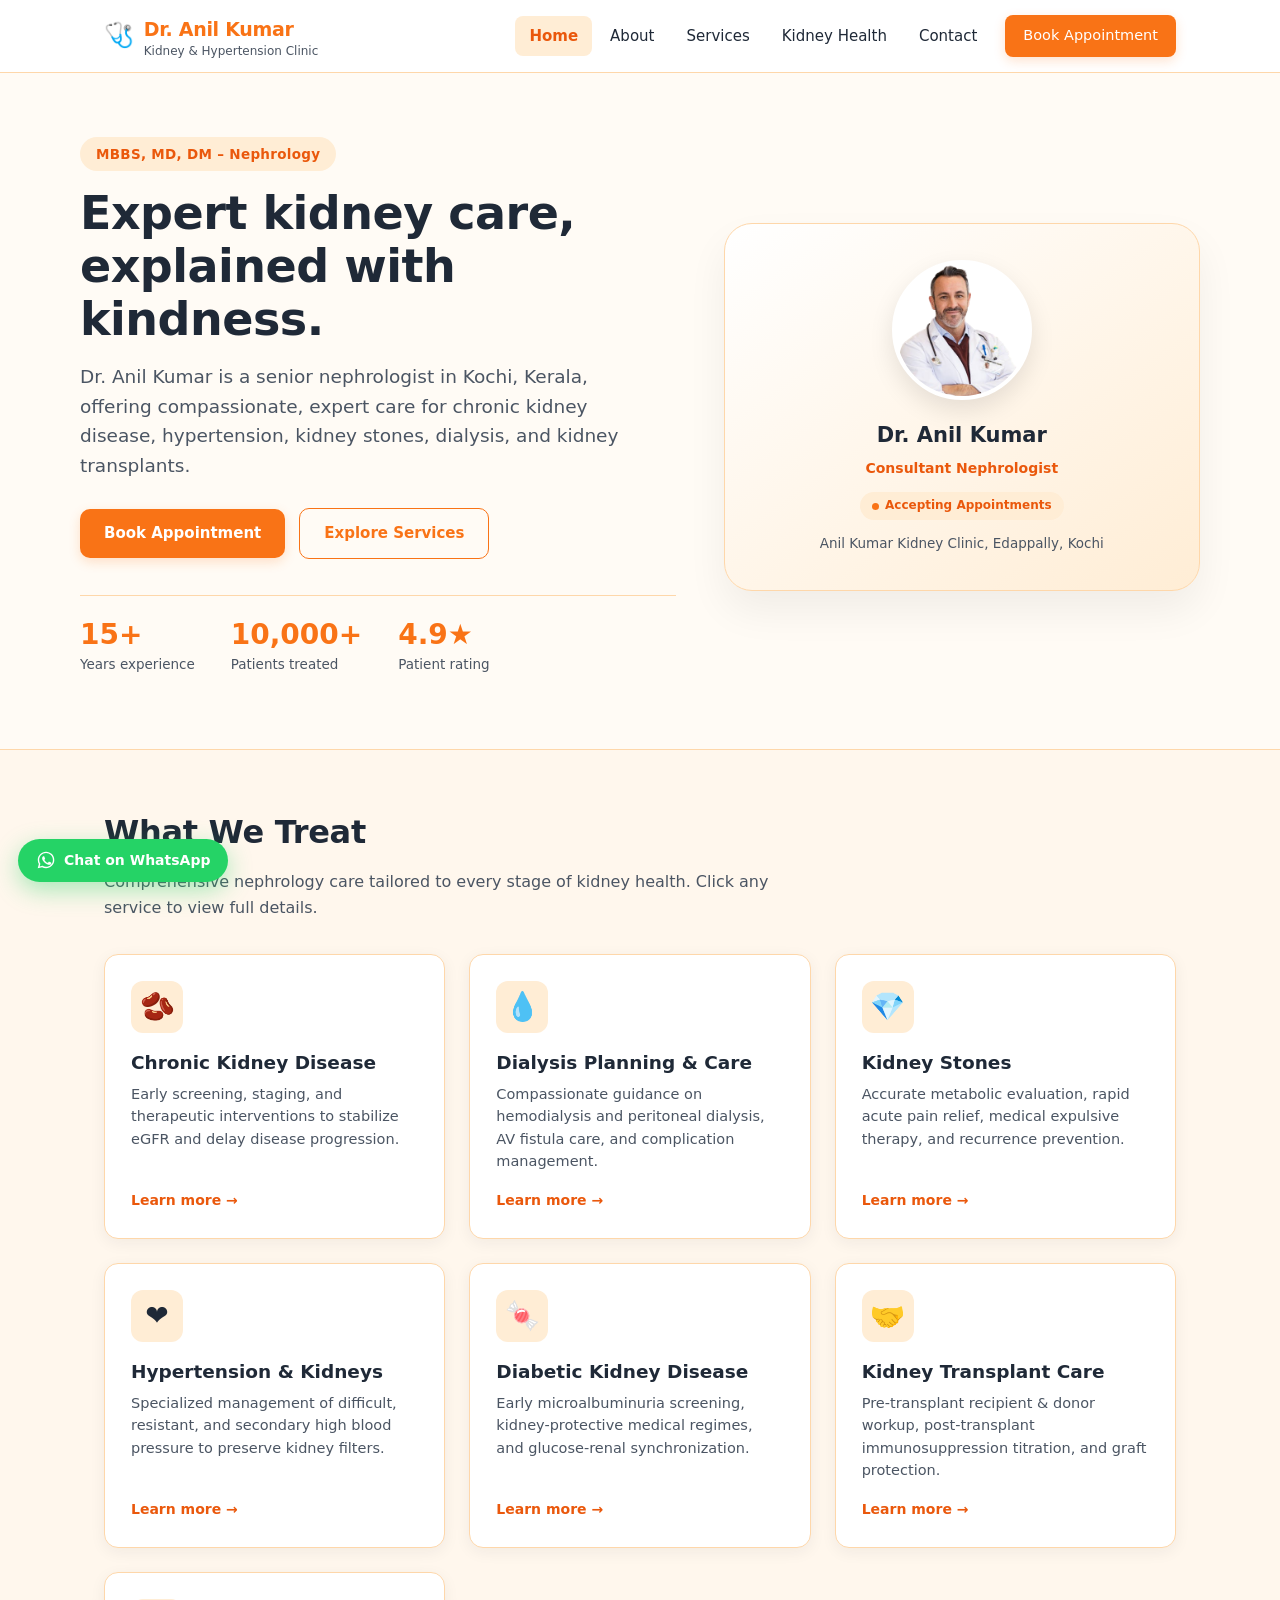
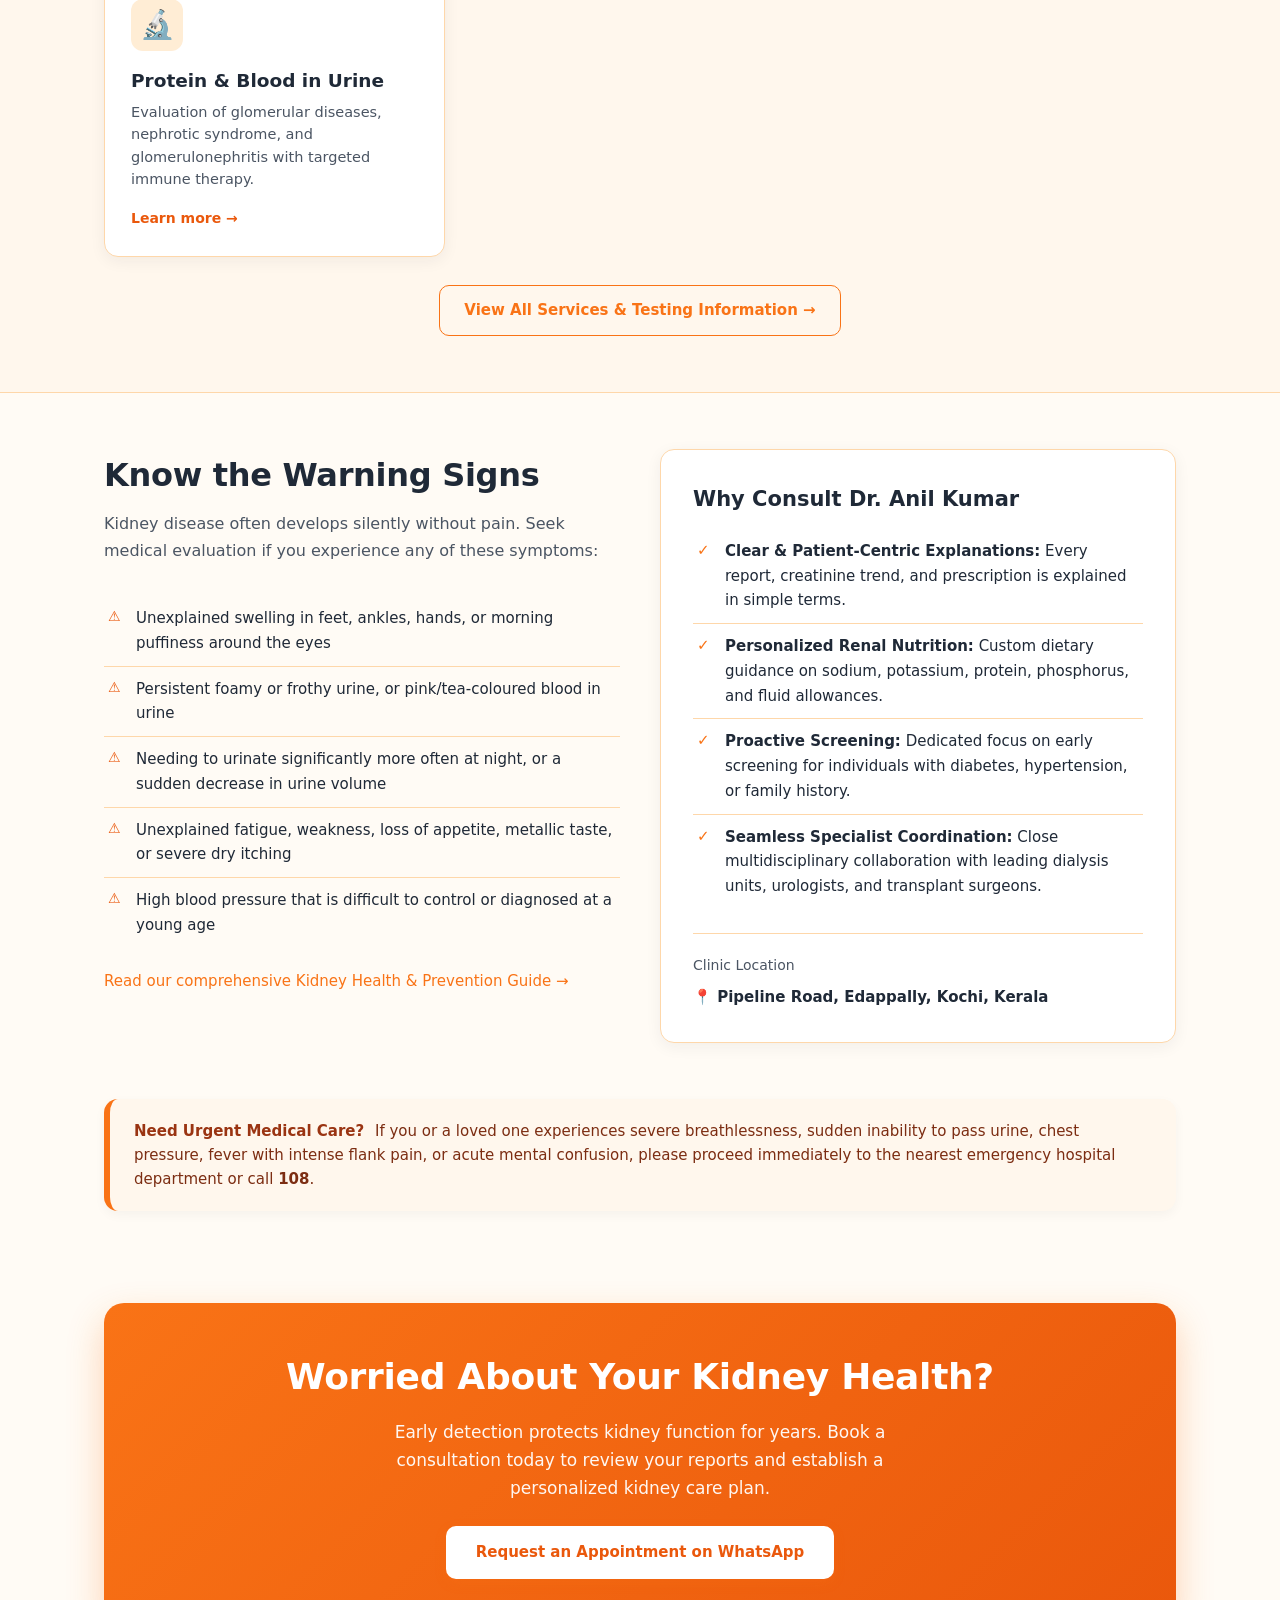
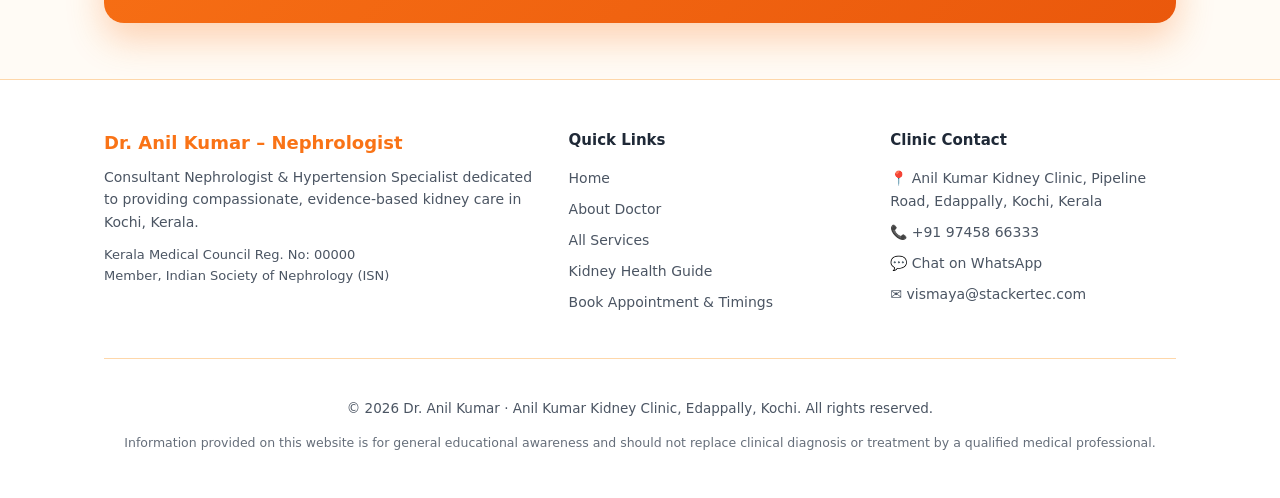
<file: doctor9-website/index.html>
﻿<!DOCTYPE html>
<html lang="en">
<head>
  <meta charset="utf-8">
  <meta name="viewport" content="width=device-width, initial-scale=1, viewport-fit=cover">
  <title>Dr. Anil Kumar – Nephrologist (Kidney Specialist) | Kochi, Kerala</title>
  <meta name="description" content="Consultant Nephrologist in Edappally, Kochi caring for chronic kidney disease (CKD), dialysis, kidney stones, hypertension, and kidney transplants.">
  <link rel="stylesheet" href="css/style.css">
</head>
<body>

  <!-- Navigation Header -->
  <header>
    <div class="wrap nav">
      <a class="logo" href="index.html">
        <span class="logo-icon">🩺</span>
        <div>
          <span>Dr. Anil Kumar</span>
          <span class="logo-sub">Kidney &amp; Hypertension Clinic</span>
        </div>
      </a>
      <button id="mb" aria-label="Toggle navigation menu" aria-expanded="false">☰</button>
      <nav class="links" id="links">
        <a href="index.html" class="active">Home</a>
        <a href="about.html">About</a>
        <a href="services.html">Services</a>
        <a href="kidney-health.html">Kidney Health</a>
        <a href="contact.html">Contact</a>
        <a class="btn btn-nav" href="contact.html">Book Appointment</a>
      </nav>
    </div>
  </header>

  <!-- Main Content -->
  <main>
    <!-- Hero Section -->
    <div class="wrap hero">
      <div>
        <span class="tag">MBBS, MD, DM – Nephrology</span>
        <h1>Expert kidney care, explained with kindness.</h1>
        <p class="lead">Dr. Anil Kumar is a senior nephrologist in Kochi, Kerala, offering compassionate, expert care for chronic kidney disease, hypertension, kidney stones, dialysis, and kidney transplants.</p>
        <div class="hero-actions">
          <a class="btn" href="contact.html">Book Appointment</a>
          <a class="btn alt" href="services.html">Explore Services</a>
        </div>
        <div class="stats">
          <div>
            <b>15+</b>
            <span>Years experience</span>
          </div>
          <div>
            <b>10,000+</b>
            <span>Patients treated</span>
          </div>
          <div>
            <b>4.9★</b>
            <span>Patient rating</span>
          </div>
        </div>
      </div>
      
      <div class="doctor-card-badge">
        <div class="doctor-avatar">
          <img src="doctor-removebg-preview.png" alt="Dr. Anil Kumar – Consultant Nephrologist" class="doctor-img" loading="eager" width="140" height="140">
        </div>
        <h3 class="doctor-name-badge">Dr. Anil Kumar</h3>
        <div class="doctor-spec-badge">Consultant Nephrologist</div>
        <div>
          <span class="doctor-status-badge">Accepting Appointments</span>
        </div>
        <p style="font-size: 13.5px; color: var(--muted); margin: 12px 0 0;">Anil Kumar Kidney Clinic, Edappally, Kochi</p>
      </div>
    </div>

    <!-- What We Treat / Services Grid -->
    <section class="alt-bg">
      <div class="wrap">
        <h2>What We Treat</h2>
        <p class="sub">Comprehensive nephrology care tailored to every stage of kidney health. Click any service to view full details.</p>
        
        <div class="grid">
          <a class="card" href="service-ckd.html">
            <div class="ic">🫘</div>
            <h3>Chronic Kidney Disease</h3>
            <p>Early screening, staging, and therapeutic interventions to stabilize eGFR and delay disease progression.</p>
            <span class="more">Learn more →</span>
          </a>

          <a class="card" href="service-dialysis.html">
            <div class="ic">💧</div>
            <h3>Dialysis Planning &amp; Care</h3>
            <p>Compassionate guidance on hemodialysis and peritoneal dialysis, AV fistula care, and complication management.</p>
            <span class="more">Learn more →</span>
          </a>

          <a class="card" href="service-kidney-stones.html">
            <div class="ic">💎</div>
            <h3>Kidney Stones</h3>
            <p>Accurate metabolic evaluation, rapid acute pain relief, medical expulsive therapy, and recurrence prevention.</p>
            <span class="more">Learn more →</span>
          </a>

          <a class="card" href="service-hypertension.html">
            <div class="ic">❤️</div>
            <h3>Hypertension &amp; Kidneys</h3>
            <p>Specialized management of difficult, resistant, and secondary high blood pressure to preserve kidney filters.</p>
            <span class="more">Learn more →</span>
          </a>

          <a class="card" href="service-diabetic-kidney-disease.html">
            <div class="ic">🍬</div>
            <h3>Diabetic Kidney Disease</h3>
            <p>Early microalbuminuria screening, kidney-protective medical regimes, and glucose-renal synchronization.</p>
            <span class="more">Learn more →</span>
          </a>

          <a class="card" href="service-kidney-transplant.html">
            <div class="ic">🤝</div>
            <h3>Kidney Transplant Care</h3>
            <p>Pre-transplant recipient &amp; donor workup, post-transplant immunosuppression titration, and graft protection.</p>
            <span class="more">Learn more →</span>
          </a>

          <a class="card" href="service-protein-in-urine.html">
            <div class="ic">🔬</div>
            <h3>Protein &amp; Blood in Urine</h3>
            <p>Evaluation of glomerular diseases, nephrotic syndrome, and glomerulonephritis with targeted immune therapy.</p>
            <span class="more">Learn more →</span>
          </a>
        </div>

        <div style="margin-top: 28px; text-align: center;">
          <a class="btn alt" href="services.html">View All Services &amp; Testing Information →</a>
        </div>
      </div>
    </section>

    <!-- Warning Signs & Why Choose Us -->
    <section>
      <div class="wrap two">
        <div>
          <h2>Know the Warning Signs</h2>
          <p class="sub">Kidney disease often develops silently without pain. Seek medical evaluation if you experience any of these symptoms:</p>
          <ul class="tick warn">
            <li>Unexplained swelling in feet, ankles, hands, or morning puffiness around the eyes</li>
            <li>Persistent foamy or frothy urine, or pink/tea-coloured blood in urine</li>
            <li>Needing to urinate significantly more often at night, or a sudden decrease in urine volume</li>
            <li>Unexplained fatigue, weakness, loss of appetite, metallic taste, or severe dry itching</li>
            <li>High blood pressure that is difficult to control or diagnosed at a young age</li>
          </ul>
          <p style="margin-top: 20px;">
            <a class="more" href="kidney-health.html" style="font-size: 15px;">Read our comprehensive Kidney Health &amp; Prevention Guide →</a>
          </p>
        </div>

        <div class="card" style="padding: 32px;">
          <h3 style="font-size: 21px; margin-bottom: 16px;">Why Consult Dr. Anil Kumar</h3>
          <ul class="tick">
            <li><strong>Clear &amp; Patient-Centric Explanations:</strong> Every report, creatinine trend, and prescription is explained in simple terms.</li>
            <li><strong>Personalized Renal Nutrition:</strong> Custom dietary guidance on sodium, potassium, protein, phosphorus, and fluid allowances.</li>
            <li><strong>Proactive Screening:</strong> Dedicated focus on early screening for individuals with diabetes, hypertension, or family history.</li>
            <li><strong>Seamless Specialist Coordination:</strong> Close multidisciplinary collaboration with leading dialysis units, urologists, and transplant surgeons.</li>
          </ul>
          <div style="margin-top: 24px; padding-top: 20px; border-top: 1px solid var(--border);">
            <div style="font-size: 14px; color: var(--muted); margin-bottom: 8px;">Clinic Location</div>
            <div style="font-weight: 600; font-size: 15px;">📍 Pipeline Road, Edappally, Kochi, Kerala</div>
          </div>
        </div>
      </div>
    </section>

    <!-- Emergency Note Callout -->
    <section class="compact" style="padding-top: 0;">
      <div class="wrap">
        <div class="urgent">
          <b>Need Urgent Medical Care?</b> If you or a loved one experiences severe breathlessness, sudden inability to pass urine, chest pressure, fever with intense flank pain, or acute mental confusion, please proceed immediately to the nearest emergency hospital department or call <strong>108</strong>.
        </div>
      </div>
    </section>

    <!-- Call to Action Banner -->
    <section>
      <div class="wrap">
        <div class="cta">
          <h2>Worried About Your Kidney Health?</h2>
          <p>Early detection protects kidney function for years. Book a consultation today to review your reports and establish a personalized kidney care plan.</p>
          <a class="btn" href="contact.html">Request an Appointment on WhatsApp</a>
        </div>
      </div>
    </section>
  </main>

  <!-- Footer -->
  <footer>
    <div class="wrap">
      <div class="footer-top">
        <div class="footer-brand">
          <h4>Dr. Anil Kumar – Nephrologist</h4>
          <p>Consultant Nephrologist &amp; Hypertension Specialist dedicated to providing compassionate, evidence-based kidney care in Kochi, Kerala.</p>
          <p style="margin-top: 12px; font-size: 13px; color: var(--muted);">
            Kerala Medical Council Reg. No: 00000<br>
            Member, Indian Society of Nephrology (ISN)
          </p>
        </div>
        <div class="footer-col">
          <h5>Quick Links</h5>
          <ul>
            <li><a href="index.html">Home</a></li>
            <li><a href="about.html">About Doctor</a></li>
            <li><a href="services.html">All Services</a></li>
            <li><a href="kidney-health.html">Kidney Health Guide</a></li>
            <li><a href="contact.html">Book Appointment &amp; Timings</a></li>
          </ul>
        </div>
        <div class="footer-col">
          <h5>Clinic Contact</h5>
          <p style="margin: 0 0 8px;">📍 Anil Kumar Kidney Clinic, Pipeline Road, Edappally, Kochi, Kerala</p>
          <p style="margin: 0 0 8px;">📞 <a href="tel:+919745866333">+91 97458 66333</a></p>
          <p style="margin: 0 0 8px;">💬 <a href="https://wa.me/919745866333" target="_blank" rel="noopener">Chat on WhatsApp</a></p>
          <p style="margin: 0;">✉️ <a href="mailto:vismaya@stackertec.com">vismaya@stackertec.com</a></p>
        </div>
      </div>

      <div class="footer-bottom">
        <p>© 2026 Dr. Anil Kumar · Anil Kumar Kidney Clinic, Edappally, Kochi. All rights reserved.</p>
        <p style="font-size: 12.5px; margin-top: 4px; opacity: 0.85;">Information provided on this website is for general educational awareness and should not replace clinical diagnosis or treatment by a qualified medical professional.</p>
      </div>
    </div>
  </footer>
  <!-- WhatsApp Floating Quick Button -->
  <a class="wa-float" href="https://wa.me/919745866333?text=Hello%20Dr.%20Anil%20Kumar%2C%20I%20would%20like%20to%20inquire%20about%20an%20appointment." target="_blank" rel="noopener" aria-label="Chat on WhatsApp">
    <svg viewBox="0 0 24 24"><path d="M12.04 2C6.58 2 2.13 6.45 2.13 11.91C2.13 13.66 2.59 15.36 3.45 16.86L2.05 22L7.3 20.62C8.75 21.41 10.38 21.83 12.04 21.83C17.5 21.83 21.95 17.38 21.95 11.92C21.95 9.27 20.92 6.78 19.05 4.91C17.18 3.03 14.69 2 12.04 2M12.05 3.67C14.25 3.67 16.31 4.53 17.87 6.09C19.42 7.65 20.28 9.72 20.28 11.92C20.28 16.46 16.58 20.15 12.04 20.15C10.56 20.15 9.11 19.76 7.85 19L7.55 18.83L4.43 19.65L5.26 16.61L5.06 16.29C4.24 14.99 3.81 13.47 3.81 11.91C3.81 7.37 7.5 3.67 12.05 3.67M9.05 7.42C8.87 7.42 8.57 7.49 8.32 7.76C8.07 8.03 7.36 8.7 7.36 10.05C7.36 11.4 8.35 12.7 8.49 12.88C8.63 13.07 10.42 15.82 13.16 17C15.44 17.98 15.9 17.78 16.39 17.74C16.88 17.69 17.96 17.09 18.18 16.46C18.4 15.84 18.4 15.3 18.34 15.19C18.27 15.08 18.09 15.02 17.82 14.88C17.54 14.75 16.19 14.09 15.94 14C15.69 13.91 15.51 13.86 15.33 14.14C15.14 14.41 14.61 15.08 14.45 15.26C14.29 15.45 14.13 15.47 13.85 15.33C13.58 15.2 12.69 14.9 11.64 13.97C10.82 13.24 10.27 12.34 10.11 12.07C9.95 11.79 10.1 11.64 10.24 11.51C10.36 11.39 10.51 11.2 10.65 11.04C10.79 10.88 10.84 10.76 10.93 10.58C11.02 10.4 10.97 10.24 10.9 10.11C10.84 9.97 10.28 8.6 10.05 8.05C9.82 7.51 9.59 7.59 9.42 7.58C9.26 7.58 9.07 7.42 9.05 7.42Z"/></svg>
    <span>Chat on WhatsApp</span>
  </a>

  <!-- JavaScript -->
  <script src="js/main.js"></script>
</body>
</html>
</file>
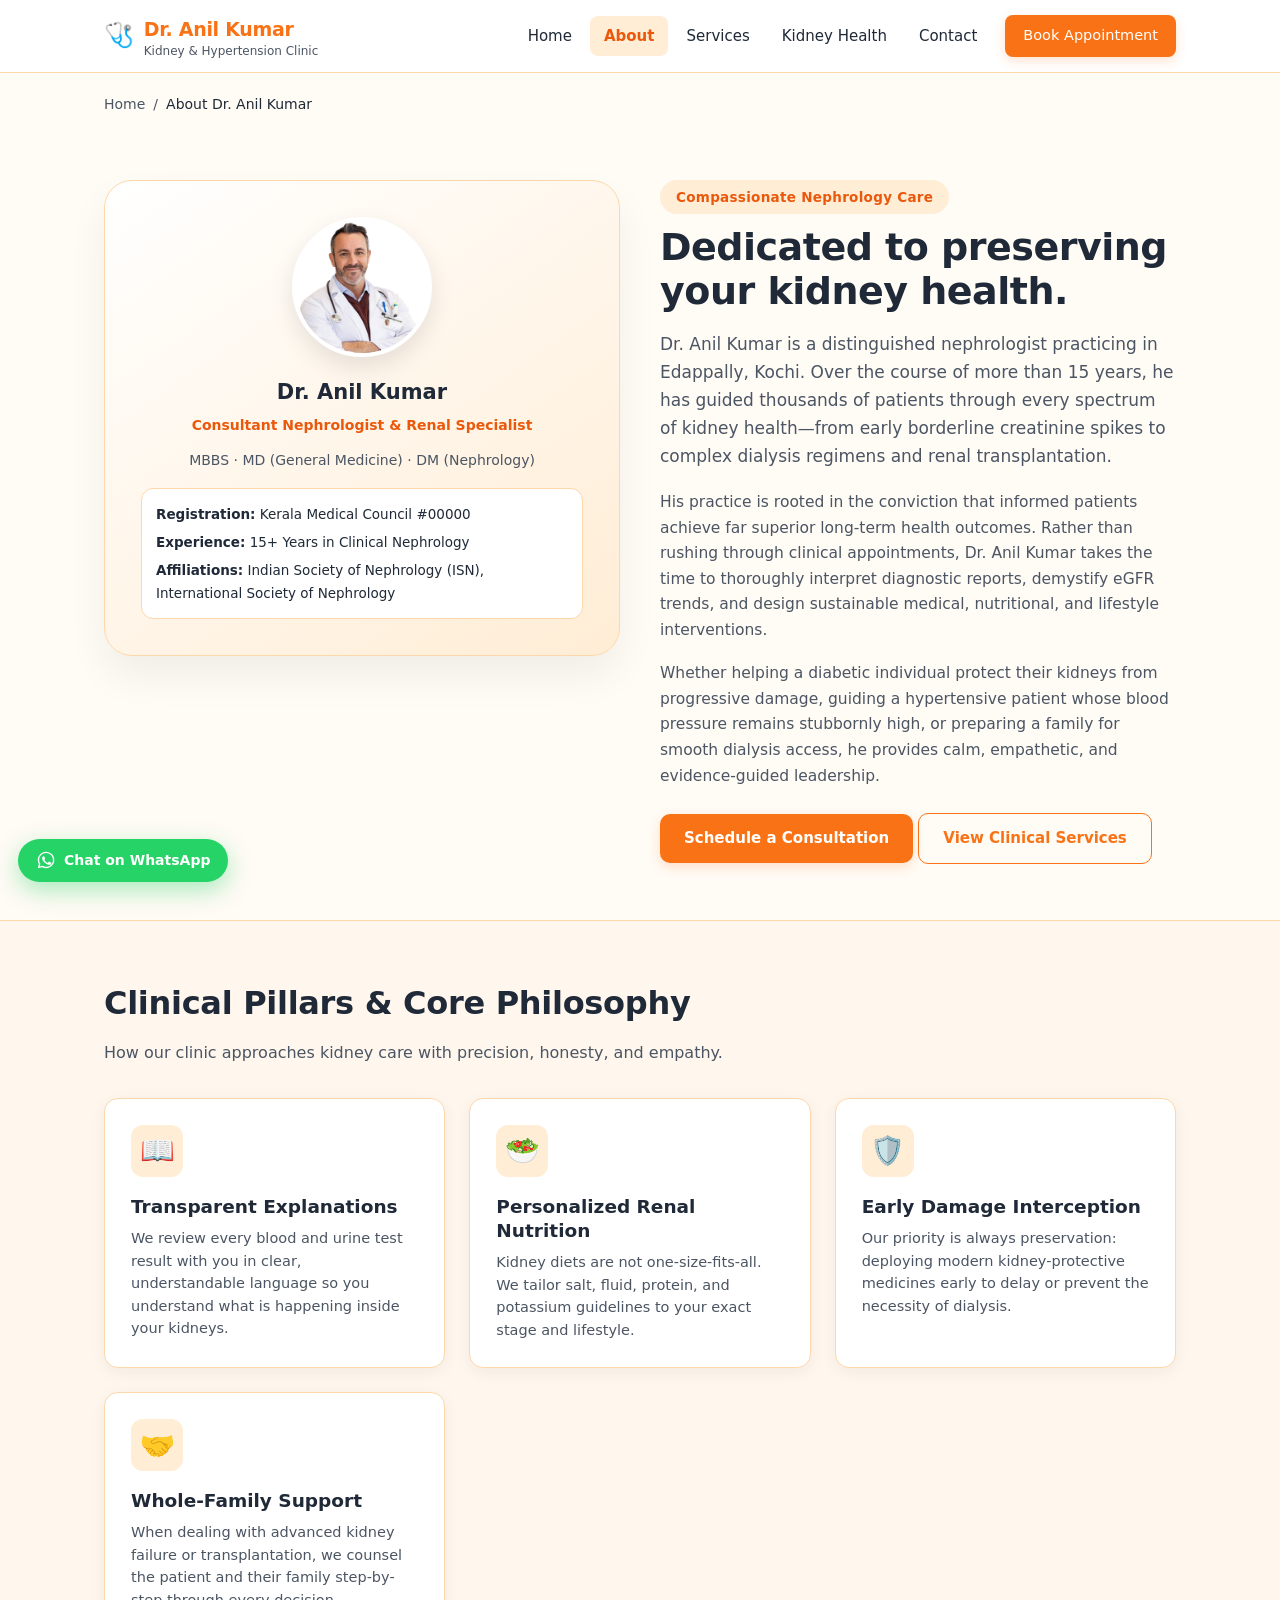
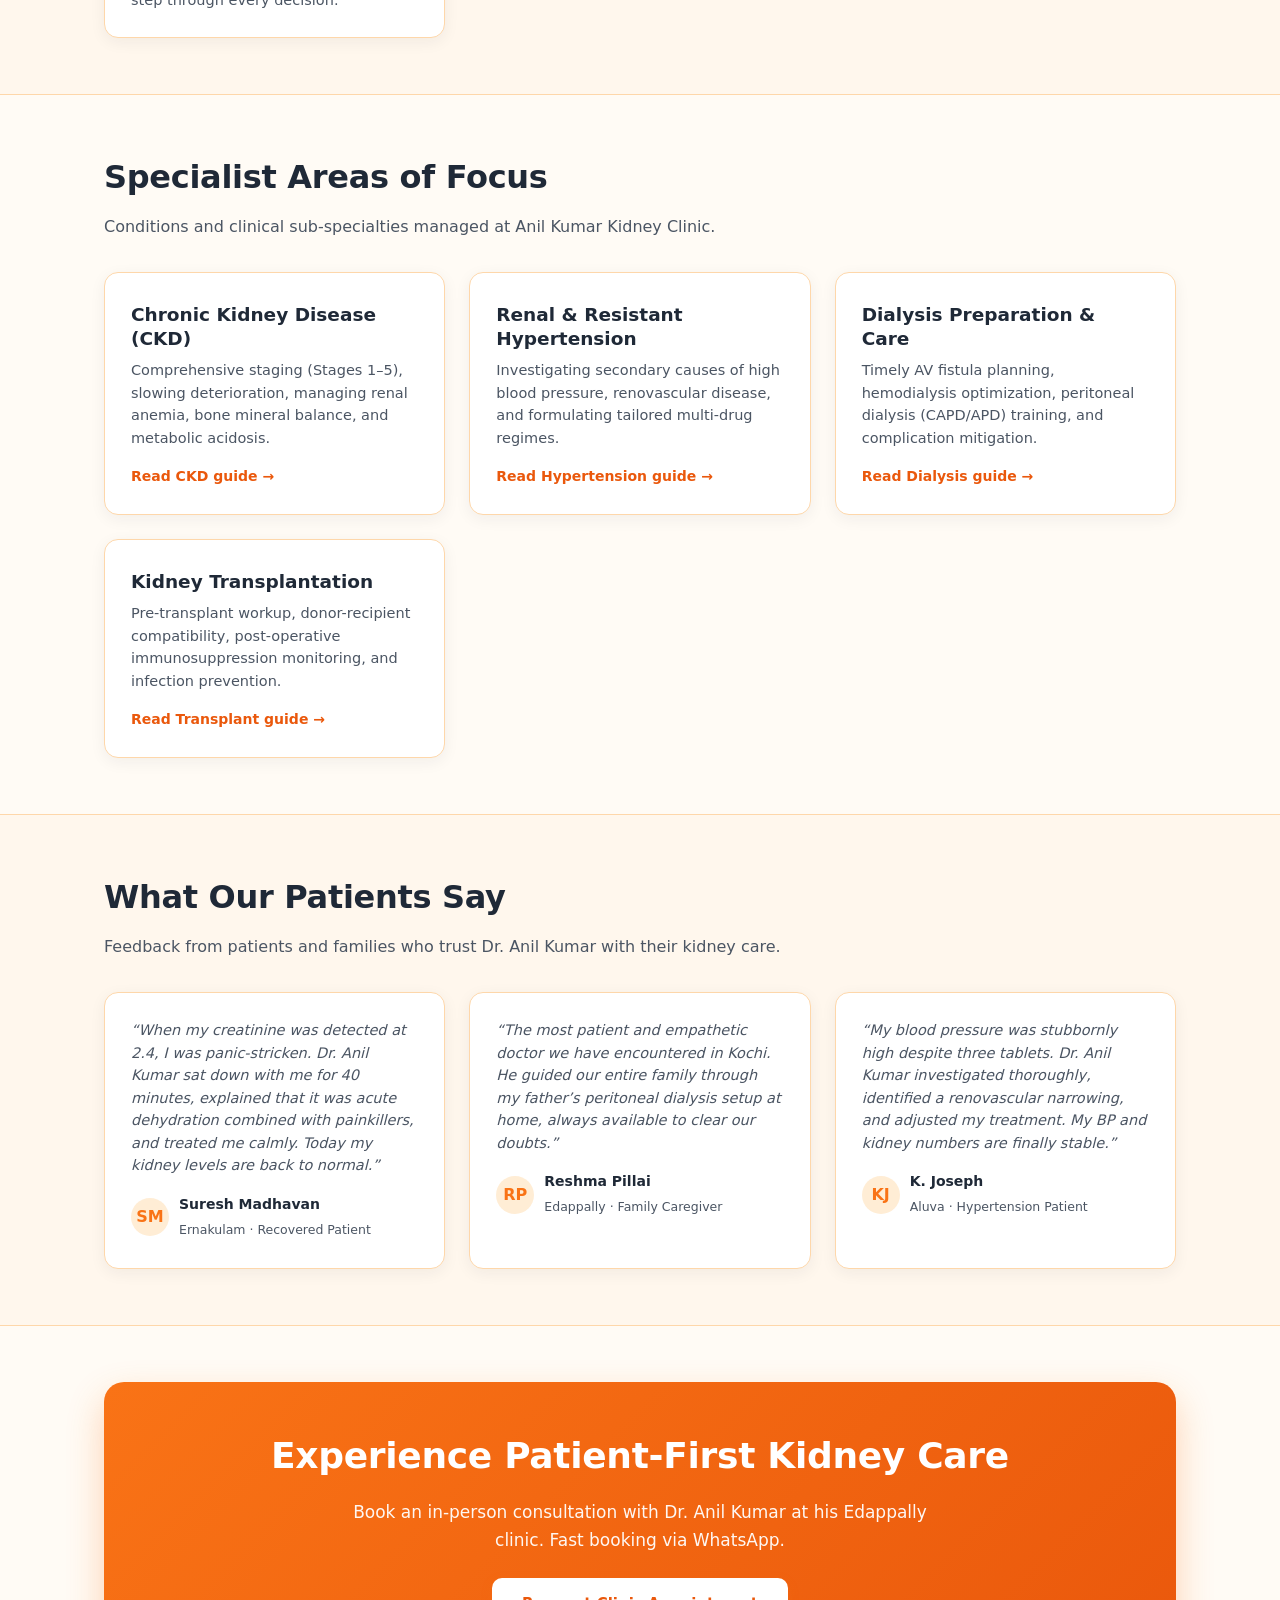
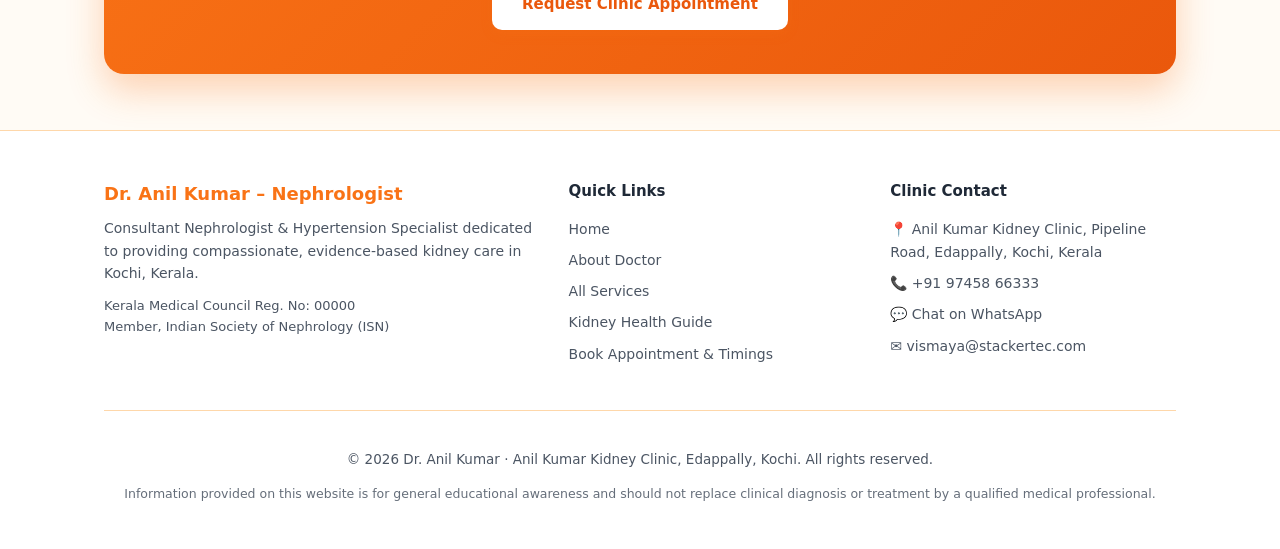
<file: doctor9-website/about.html>
﻿<!DOCTYPE html>
<html lang="en">
<head>
  <meta charset="utf-8">
  <meta name="viewport" content="width=device-width, initial-scale=1, viewport-fit=cover">
  <title>About Dr. Anil Kumar – Nephrologist | Kochi, Kerala</title>
  <meta name="description" content="Learn more about Dr. Anil Kumar, Consultant Nephrologist in Kochi with over 15 years of experience in kidney disease, hypertension, and dialysis.">
  <link rel="stylesheet" href="css/style.css">
</head>
<body>

  <!-- Navigation Header -->
  <header>
    <div class="wrap nav">
      <a class="logo" href="index.html">
        <span class="logo-icon">🩺</span>
        <div>
          <span>Dr. Anil Kumar</span>
          <span class="logo-sub">Kidney &amp; Hypertension Clinic</span>
        </div>
      </a>
      <button id="mb" aria-label="Toggle navigation menu" aria-expanded="false">☰</button>
      <nav class="links" id="links">
        <a href="index.html">Home</a>
        <a href="about.html" class="active">About</a>
        <a href="services.html">Services</a>
        <a href="kidney-health.html">Kidney Health</a>
        <a href="contact.html">Contact</a>
        <a class="btn btn-nav" href="contact.html">Book Appointment</a>
      </nav>
    </div>
  </header>

  <!-- Breadcrumbs -->
  <div class="wrap">
    <div class="crumb">
      <a href="index.html">Home</a>
      <span>/</span>
      <span class="current">About Dr. Anil Kumar</span>
    </div>
  </div>

  <!-- Main Content -->
  <main>
    <!-- Doctor Profile Section -->
    <section>
      <div class="wrap two">
        <div class="doctor-card-badge" style="animation: none;">
          <div class="doctor-avatar">
            <img src="doctor-removebg-preview.png" alt="Dr. Anil Kumar – Consultant Nephrologist" class="doctor-img" loading="eager" width="140" height="140">
          </div>
          <h3 class="doctor-name-badge">Dr. Anil Kumar</h3>
          <div class="doctor-spec-badge">Consultant Nephrologist &amp; Renal Specialist</div>
          <p style="font-size: 14px; color: var(--muted); margin: 8px 0 16px;">MBBS · MD (General Medicine) · DM (Nephrology)</p>
          <div style="background: var(--surface); border: 1px solid var(--border); border-radius: 12px; padding: 14px; text-align: left; font-size: 13.5px;">
            <div style="margin-bottom: 6px;"><strong>Registration:</strong> Kerala Medical Council #00000</div>
            <div style="margin-bottom: 6px;"><strong>Experience:</strong> 15+ Years in Clinical Nephrology</div>
            <div><strong>Affiliations:</strong> Indian Society of Nephrology (ISN), International Society of Nephrology</div>
          </div>
        </div>

        <div>
          <span class="tag">Compassionate Nephrology Care</span>
          <h1 style="font-size: clamp(28px, 4.5vw, 38px); margin: 12px 0 16px;">Dedicated to preserving your kidney health.</h1>
          <p class="sub" style="font-size: 17px; line-height: 1.65; margin-bottom: 20px;">
            Dr. Anil Kumar is a distinguished nephrologist practicing in Edappally, Kochi. Over the course of more than 15 years, he has guided thousands of patients through every spectrum of kidney health—from early borderline creatinine spikes to complex dialysis regimens and renal transplantation.
          </p>
          <p style="color: var(--muted); font-size: 15.5px; line-height: 1.65; margin-bottom: 18px;">
            His practice is rooted in the conviction that informed patients achieve far superior long-term health outcomes. Rather than rushing through clinical appointments, Dr. Anil Kumar takes the time to thoroughly interpret diagnostic reports, demystify eGFR trends, and design sustainable medical, nutritional, and lifestyle interventions.
          </p>
          <p style="color: var(--muted); font-size: 15.5px; line-height: 1.65; margin-bottom: 24px;">
            Whether helping a diabetic individual protect their kidneys from progressive damage, guiding a hypertensive patient whose blood pressure remains stubbornly high, or preparing a family for smooth dialysis access, he provides calm, empathetic, and evidence-guided leadership.
          </p>
          <div>
            <a class="btn" href="contact.html">Schedule a Consultation</a>
            <a class="btn alt" href="services.html">View Clinical Services</a>
          </div>
        </div>
      </div>
    </section>

    <!-- Core Philosophy / Pillars -->
    <section class="alt-bg">
      <div class="wrap">
        <h2>Clinical Pillars &amp; Core Philosophy</h2>
        <p class="sub">How our clinic approaches kidney care with precision, honesty, and empathy.</p>

        <div class="grid">
          <div class="card">
            <div class="ic">📖</div>
            <h3>Transparent Explanations</h3>
            <p>We review every blood and urine test result with you in clear, understandable language so you understand what is happening inside your kidneys.</p>
          </div>

          <div class="card">
            <div class="ic">🥗</div>
            <h3>Personalized Renal Nutrition</h3>
            <p>Kidney diets are not one-size-fits-all. We tailor salt, fluid, protein, and potassium guidelines to your exact stage and lifestyle.</p>
          </div>

          <div class="card">
            <div class="ic">🛡️</div>
            <h3>Early Damage Interception</h3>
            <p>Our priority is always preservation: deploying modern kidney-protective medicines early to delay or prevent the necessity of dialysis.</p>
          </div>

          <div class="card">
            <div class="ic">🤝</div>
            <h3>Whole-Family Support</h3>
            <p>When dealing with advanced kidney failure or transplantation, we counsel the patient and their family step-by-step through every decision.</p>
          </div>
        </div>
      </div>
    </section>

    <!-- Areas of Clinical Focus -->
    <section>
      <div class="wrap">
        <h2>Specialist Areas of Focus</h2>
        <p class="sub">Conditions and clinical sub-specialties managed at Anil Kumar Kidney Clinic.</p>

        <div class="grid">
          <a class="card" href="service-ckd.html">
            <h3>Chronic Kidney Disease (CKD)</h3>
            <p>Comprehensive staging (Stages 1–5), slowing deterioration, managing renal anemia, bone mineral balance, and metabolic acidosis.</p>
            <span class="more">Read CKD guide →</span>
          </a>

          <a class="card" href="service-hypertension.html">
            <h3>Renal &amp; Resistant Hypertension</h3>
            <p>Investigating secondary causes of high blood pressure, renovascular disease, and formulating tailored multi-drug regimes.</p>
            <span class="more">Read Hypertension guide →</span>
          </a>

          <a class="card" href="service-dialysis.html">
            <h3>Dialysis Preparation &amp; Care</h3>
            <p>Timely AV fistula planning, hemodialysis optimization, peritoneal dialysis (CAPD/APD) training, and complication mitigation.</p>
            <span class="more">Read Dialysis guide →</span>
          </a>

          <a class="card" href="service-kidney-transplant.html">
            <h3>Kidney Transplantation</h3>
            <p>Pre-transplant workup, donor-recipient compatibility, post-operative immunosuppression monitoring, and infection prevention.</p>
            <span class="more">Read Transplant guide →</span>
          </a>
        </div>
      </div>
    </section>

    <!-- Patient Testimonials / Words -->
    <section class="alt-bg">
      <div class="wrap">
        <h2>What Our Patients Say</h2>
        <p class="sub">Feedback from patients and families who trust Dr. Anil Kumar with their kidney care.</p>

        <div class="grid-3">
          <div class="card">
            <p style="font-style: italic; margin-bottom: 16px;">
              “When my creatinine was detected at 2.4, I was panic-stricken. Dr. Anil Kumar sat down with me for 40 minutes, explained that it was acute dehydration combined with painkillers, and treated me calmly. Today my kidney levels are back to normal.”
            </p>
            <div style="display: flex; align-items: center; gap: 10px;">
              <div style="width: 38px; height: 38px; border-radius: 50%; background: var(--soft); display: grid; place-items: center; font-weight: 700; color: var(--primary);">SM</div>
              <div>
                <strong style="display: block; font-size: 14px; color: var(--text);">Suresh Madhavan</strong>
                <span style="font-size: 12.5px; color: var(--muted);">Ernakulam · Recovered Patient</span>
              </div>
            </div>
          </div>

          <div class="card">
            <p style="font-style: italic; margin-bottom: 16px;">
              “The most patient and empathetic doctor we have encountered in Kochi. He guided our entire family through my father’s peritoneal dialysis setup at home, always available to clear our doubts.”
            </p>
            <div style="display: flex; align-items: center; gap: 10px;">
              <div style="width: 38px; height: 38px; border-radius: 50%; background: var(--soft); display: grid; place-items: center; font-weight: 700; color: var(--primary);">RP</div>
              <div>
                <strong style="display: block; font-size: 14px; color: var(--text);">Reshma Pillai</strong>
                <span style="font-size: 12.5px; color: var(--muted);">Edappally · Family Caregiver</span>
              </div>
            </div>
          </div>

          <div class="card">
            <p style="font-style: italic; margin-bottom: 16px;">
              “My blood pressure was stubbornly high despite three tablets. Dr. Anil Kumar investigated thoroughly, identified a renovascular narrowing, and adjusted my treatment. My BP and kidney numbers are finally stable.”
            </p>
            <div style="display: flex; align-items: center; gap: 10px;">
              <div style="width: 38px; height: 38px; border-radius: 50%; background: var(--soft); display: grid; place-items: center; font-weight: 700; color: var(--primary);">KJ</div>
              <div>
                <strong style="display: block; font-size: 14px; color: var(--text);">K. Joseph</strong>
                <span style="font-size: 12.5px; color: var(--muted);">Aluva · Hypertension Patient</span>
              </div>
            </div>
          </div>
        </div>
      </div>
    </section>

    <!-- CTA Section -->
    <section>
      <div class="wrap">
        <div class="cta">
          <h2>Experience Patient-First Kidney Care</h2>
          <p>Book an in-person consultation with Dr. Anil Kumar at his Edappally clinic. Fast booking via WhatsApp.</p>
          <a class="btn" href="contact.html">Request Clinic Appointment</a>
        </div>
      </div>
    </section>
  </main>

  <!-- Footer -->
  <footer>
    <div class="wrap">
      <div class="footer-top">
        <div class="footer-brand">
          <h4>Dr. Anil Kumar – Nephrologist</h4>
          <p>Consultant Nephrologist &amp; Hypertension Specialist dedicated to providing compassionate, evidence-based kidney care in Kochi, Kerala.</p>
          <p style="margin-top: 12px; font-size: 13px; color: var(--muted);">
            Kerala Medical Council Reg. No: 00000<br>
            Member, Indian Society of Nephrology (ISN)
          </p>
        </div>
        <div class="footer-col">
          <h5>Quick Links</h5>
          <ul>
            <li><a href="index.html">Home</a></li>
            <li><a href="about.html">About Doctor</a></li>
            <li><a href="services.html">All Services</a></li>
            <li><a href="kidney-health.html">Kidney Health Guide</a></li>
            <li><a href="contact.html">Book Appointment &amp; Timings</a></li>
          </ul>
        </div>
        <div class="footer-col">
          <h5>Clinic Contact</h5>
          <p style="margin: 0 0 8px;">📍 Anil Kumar Kidney Clinic, Pipeline Road, Edappally, Kochi, Kerala</p>
          <p style="margin: 0 0 8px;">📞 <a href="tel:+919745866333">+91 97458 66333</a></p>
          <p style="margin: 0 0 8px;">💬 <a href="https://wa.me/919745866333" target="_blank" rel="noopener">Chat on WhatsApp</a></p>
          <p style="margin: 0;">✉️ <a href="mailto:vismaya@stackertec.com">vismaya@stackertec.com</a></p>
        </div>
      </div>

      <div class="footer-bottom">
        <p>© 2026 Dr. Anil Kumar · Anil Kumar Kidney Clinic, Edappally, Kochi. All rights reserved.</p>
        <p style="font-size: 12.5px; margin-top: 4px; opacity: 0.85;">Information provided on this website is for general educational awareness and should not replace clinical diagnosis or treatment by a qualified medical professional.</p>
      </div>
    </div>
  </footer>
  <!-- WhatsApp Floating Quick Button -->
  <a class="wa-float" href="https://wa.me/919745866333?text=Hello%20Dr.%20Anil%20Kumar%2C%20I%20would%20like%20to%20inquire%20about%20an%20appointment." target="_blank" rel="noopener" aria-label="Chat on WhatsApp">
    <svg viewBox="0 0 24 24"><path d="M12.04 2C6.58 2 2.13 6.45 2.13 11.91C2.13 13.66 2.59 15.36 3.45 16.86L2.05 22L7.3 20.62C8.75 21.41 10.38 21.83 12.04 21.83C17.5 21.83 21.95 17.38 21.95 11.92C21.95 9.27 20.92 6.78 19.05 4.91C17.18 3.03 14.69 2 12.04 2M12.05 3.67C14.25 3.67 16.31 4.53 17.87 6.09C19.42 7.65 20.28 9.72 20.28 11.92C20.28 16.46 16.58 20.15 12.04 20.15C10.56 20.15 9.11 19.76 7.85 19L7.55 18.83L4.43 19.65L5.26 16.61L5.06 16.29C4.24 14.99 3.81 13.47 3.81 11.91C3.81 7.37 7.5 3.67 12.05 3.67M9.05 7.42C8.87 7.42 8.57 7.49 8.32 7.76C8.07 8.03 7.36 8.7 7.36 10.05C7.36 11.4 8.35 12.7 8.49 12.88C8.63 13.07 10.42 15.82 13.16 17C15.44 17.98 15.9 17.78 16.39 17.74C16.88 17.69 17.96 17.09 18.18 16.46C18.4 15.84 18.4 15.3 18.34 15.19C18.27 15.08 18.09 15.02 17.82 14.88C17.54 14.75 16.19 14.09 15.94 14C15.69 13.91 15.51 13.86 15.33 14.14C15.14 14.41 14.61 15.08 14.45 15.26C14.29 15.45 14.13 15.47 13.85 15.33C13.58 15.2 12.69 14.9 11.64 13.97C10.82 13.24 10.27 12.34 10.11 12.07C9.95 11.79 10.1 11.64 10.24 11.51C10.36 11.39 10.51 11.2 10.65 11.04C10.79 10.88 10.84 10.76 10.93 10.58C11.02 10.4 10.97 10.24 10.9 10.11C10.84 9.97 10.28 8.6 10.05 8.05C9.82 7.51 9.59 7.59 9.42 7.58C9.26 7.58 9.07 7.42 9.05 7.42Z"/></svg>
    <span>Chat on WhatsApp</span>
  </a>

  <!-- JavaScript -->
  <script src="js/main.js"></script>
</body>
</html>
</file>
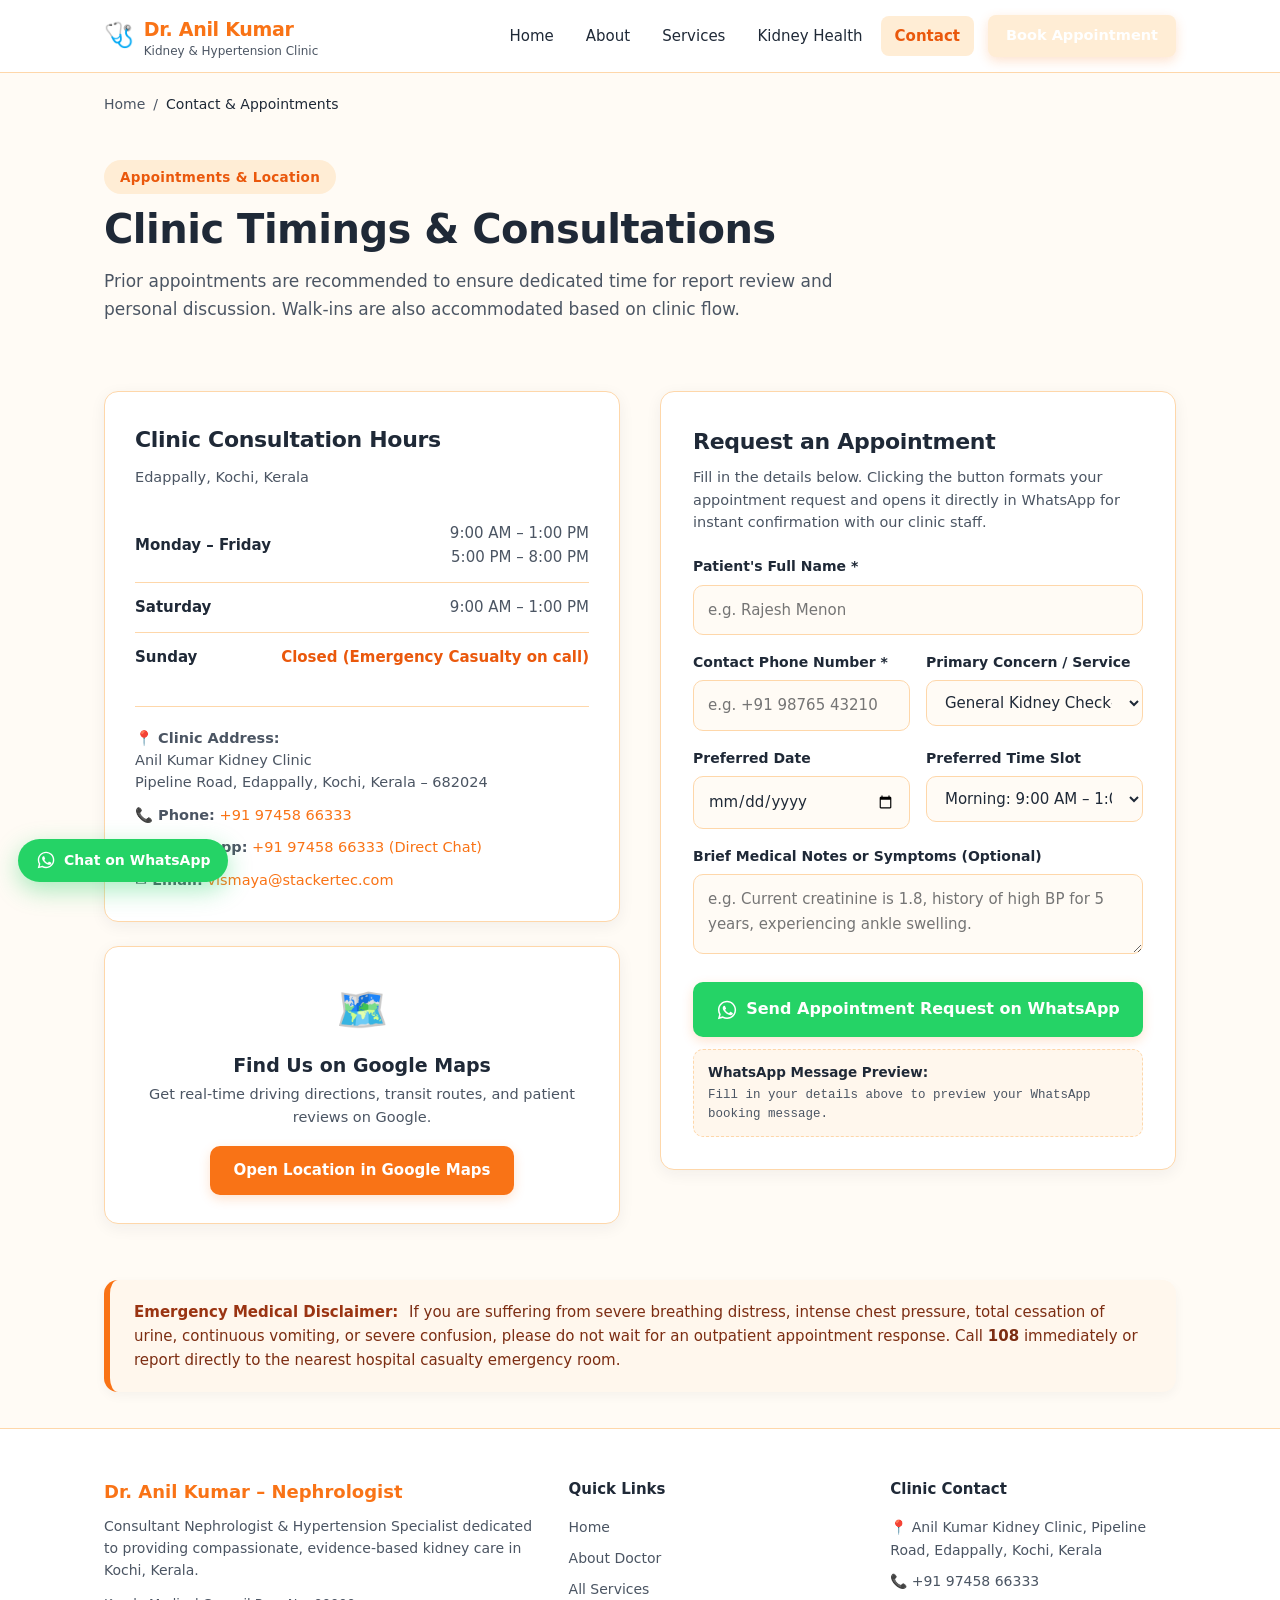
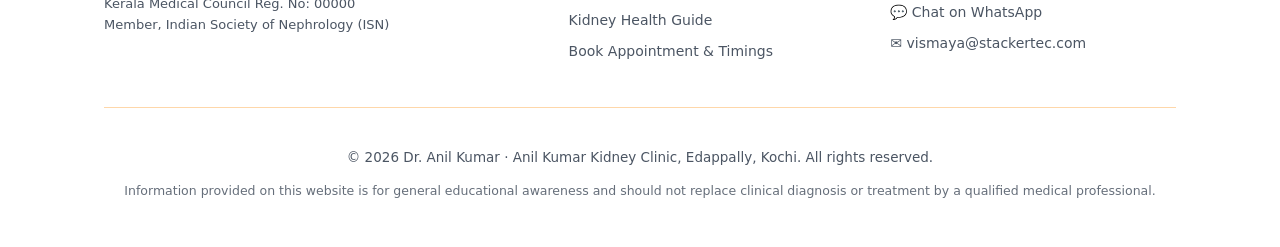
<file: doctor9-website/contact.html>
﻿<!DOCTYPE html>
<html lang="en">
<head>
  <meta charset="utf-8">
  <meta name="viewport" content="width=device-width, initial-scale=1, viewport-fit=cover">
  <title>Contact & Book Appointment | Dr. Anil Kumar – Nephrologist Kochi</title>
  <meta name="description" content="Book an appointment with Dr. Anil Kumar, Kidney Specialist in Edappally, Kochi via WhatsApp or phone. Clinic timings, location, and contact information.">
  <link rel="stylesheet" href="css/style.css">
</head>
<body>

  <!-- Navigation Header -->
  <header>
    <div class="wrap nav">
      <a class="logo" href="index.html">
        <span class="logo-icon">🩺</span>
        <div>
          <span>Dr. Anil Kumar</span>
          <span class="logo-sub">Kidney &amp; Hypertension Clinic</span>
        </div>
      </a>
      <button id="mb" aria-label="Toggle navigation menu" aria-expanded="false">☰</button>
      <nav class="links" id="links">
        <a href="index.html">Home</a>
        <a href="about.html">About</a>
        <a href="services.html">Services</a>
        <a href="kidney-health.html">Kidney Health</a>
        <a href="contact.html" class="active">Contact</a>
        <a class="btn btn-nav" href="contact.html">Book Appointment</a>
      </nav>
    </div>
  </header>

  <!-- Breadcrumbs -->
  <div class="wrap">
    <div class="crumb">
      <a href="index.html">Home</a>
      <span>/</span>
      <span class="current">Contact &amp; Appointments</span>
    </div>
  </div>

  <!-- Main Content -->
  <main>
    <!-- Header Section -->
    <section class="compact">
      <div class="wrap">
        <span class="tag">Appointments &amp; Location</span>
        <h1 style="font-size: clamp(28px, 4.5vw, 40px); margin: 12px 0 16px;">Clinic Timings &amp; Consultations</h1>
        <p class="sub" style="font-size: 17px; line-height: 1.6; max-width: 760px;">
          Prior appointments are recommended to ensure dedicated time for report review and personal discussion. Walk-ins are also accommodated based on clinic flow.
        </p>
      </div>
    </section>

    <!-- Contact Details & Interactive Appointment Form -->
    <section style="padding-top: 0;">
      <div class="wrap two">
        <!-- Left: Clinic Info & Timings -->
        <div>
          <div class="card" style="margin-bottom: 24px; padding: 30px;">
            <h2 style="font-size: 22px; margin-bottom: 8px;">Clinic Consultation Hours</h2>
            <p class="sub" style="margin-bottom: 20px;">Edappally, Kochi, Kerala</p>
            
            <table class="timings-table">
              <tr>
                <td><strong>Monday – Friday</strong></td>
                <td>
                  9:00 AM – 1:00 PM<br>
                  5:00 PM – 8:00 PM
                </td>
              </tr>
              <tr>
                <td><strong>Saturday</strong></td>
                <td>9:00 AM – 1:00 PM</td>
              </tr>
              <tr>
                <td><strong>Sunday</strong></td>
                <td><span style="color: var(--warn); font-weight: 600;">Closed (Emergency Casualty on call)</span></td>
              </tr>
            </table>

            <div style="margin-top: 24px; padding-top: 20px; border-top: 1px solid var(--border); font-size: 15px; line-height: 1.7;">
              <p style="margin: 0 0 10px;">
                <strong>📍 Clinic Address:</strong><br>
                Anil Kumar Kidney Clinic<br>
                Pipeline Road, Edappally, Kochi, Kerala – 682024
              </p>
              <p style="margin: 0 0 10px;">
                <strong>📞 Phone:</strong> <a href="tel:+919745866333">+91 97458 66333</a>
              </p>
              <p style="margin: 0 0 10px;">
                <strong>💬 WhatsApp:</strong> <a href="https://wa.me/919745866333" target="_blank" rel="noopener">+91 97458 66333 (Direct Chat)</a>
              </p>
              <p style="margin: 0;">
                <strong>✉️ Email:</strong> <a href="mailto:vismaya@stackertec.com">vismaya@stackertec.com</a>
              </p>
            </div>
          </div>

          <!-- Google Maps Card -->
          <div class="card" style="text-align: center; padding: 28px;">
            <div style="font-size: 42px; margin-bottom: 8px;">🗺️</div>
            <h3 style="font-size: 19px; margin-bottom: 6px;">Find Us on Google Maps</h3>
            <p style="color: var(--muted); font-size: 14.5px; margin-bottom: 18px;">
              Get real-time driving directions, transit routes, and patient reviews on Google.
            </p>
            <a class="btn" href="https://share.google/IF2H3o8JMqyeWoSkW" target="_blank" rel="noopener">
              Open Location in Google Maps
            </a>
          </div>
        </div>

        <!-- Right: WhatsApp Appointment Form -->
        <div class="card" style="padding: 32px;">
          <h2 style="font-size: 22px; margin-bottom: 6px;">Request an Appointment</h2>
          <p class="sub" style="margin-bottom: 22px; font-size: 14.5px;">
            Fill in the details below. Clicking the button formats your appointment request and opens it directly in WhatsApp for instant confirmation with our clinic staff.
          </p>

          <form id="appointment-form" onsubmit="return false;">
            <div class="form-group">
              <label for="appt-name">Patient's Full Name *</label>
              <input type="text" id="appt-name" placeholder="e.g. Rajesh Menon" required>
            </div>

            <div class="form-row">
              <div class="form-group">
                <label for="appt-phone">Contact Phone Number *</label>
                <input type="tel" id="appt-phone" placeholder="e.g. +91 98765 43210" required>
              </div>

              <div class="form-group">
                <label for="appt-concern">Primary Concern / Service</label>
                <select id="appt-concern">
                  <option value="General Kidney Consultation">General Kidney Check-up / Consultation</option>
                  <option value="Chronic Kidney Disease (CKD)">Chronic Kidney Disease (CKD)</option>
                  <option value="Dialysis Planning & Care">Dialysis Planning &amp; Care</option>
                  <option value="Kidney Stones">Kidney Stones (Nephrolithiasis)</option>
                  <option value="Hypertension & High BP">Hypertension &amp; High Blood Pressure</option>
                  <option value="Diabetic Kidney Disease">Diabetic Kidney Disease</option>
                  <option value="Kidney Transplant Care">Kidney Transplant Evaluation / Follow-up</option>
                  <option value="Protein or Blood in Urine">Protein or Blood in Urine (Nephrotic)</option>
                  <option value="Second Opinion on Lab Reports">Second Opinion on Creatinine / Lab Reports</option>
                  <option value="Other Renal Concern">Other Concern</option>
                </select>
              </div>
            </div>

            <div class="form-row">
              <div class="form-group">
                <label for="appt-date">Preferred Date</label>
                <input type="date" id="appt-date">
              </div>

              <div class="form-group">
                <label for="appt-time">Preferred Time Slot</label>
                <select id="appt-time">
                  <option value="Morning (9:00 AM – 1:00 PM)">Morning: 9:00 AM – 1:00 PM</option>
                  <option value="Evening (5:00 PM – 8:00 PM)">Evening: 5:00 PM – 8:00 PM</option>
                  <option value="Any Available Slot">Any Available Slot</option>
                </select>
              </div>
            </div>

            <div class="form-group">
              <label for="appt-notes">Brief Medical Notes or Symptoms (Optional)</label>
              <textarea id="appt-notes" placeholder="e.g. Current creatinine is 1.8, history of high BP for 5 years, experiencing ankle swelling."></textarea>
            </div>

            <div style="margin-top: 20px;">
              <a class="btn btn-wa" id="wa-submit" href="https://wa.me/919745866333" target="_blank" rel="noopener" style="width: 100%; font-size: 16px; padding: 14px;">
                <svg viewBox="0 0 24 24" style="width: 22px; height: 22px; fill: currentColor;"><path d="M12.04 2C6.58 2 2.13 6.45 2.13 11.91C2.13 13.66 2.59 15.36 3.45 16.86L2.05 22L7.3 20.62C8.75 21.41 10.38 21.83 12.04 21.83C17.5 21.83 21.95 17.38 21.95 11.92C21.95 9.27 20.92 6.78 19.05 4.91C17.18 3.03 14.69 2 12.04 2M12.05 3.67C14.25 3.67 16.31 4.53 17.87 6.09C19.42 7.65 20.28 9.72 20.28 11.92C20.28 16.46 16.58 20.15 12.04 20.15C10.56 20.15 9.11 19.76 7.85 19L7.55 18.83L4.43 19.65L5.26 16.61L5.06 16.29C4.24 14.99 3.81 13.47 3.81 11.91C3.81 7.37 7.5 3.67 12.05 3.67M9.05 7.42C8.87 7.42 8.57 7.49 8.32 7.76C8.07 8.03 7.36 8.7 7.36 10.05C7.36 11.4 8.35 12.7 8.49 12.88C8.63 13.07 10.42 15.82 13.16 17C15.44 17.98 15.9 17.78 16.39 17.74C16.88 17.69 17.96 17.09 18.18 16.46C18.4 15.84 18.4 15.3 18.34 15.19C18.27 15.08 18.09 15.02 17.82 14.88C17.54 14.75 16.19 14.09 15.94 14C15.69 13.91 15.51 13.86 15.33 14.14C15.14 14.41 14.61 15.08 14.45 15.26C14.29 15.45 14.13 15.47 13.85 15.33C13.58 15.2 12.69 14.9 11.64 13.97C10.82 13.24 10.27 12.34 10.11 12.07C9.95 11.79 10.1 11.64 10.24 11.51C10.36 11.39 10.51 11.2 10.65 11.04C10.79 10.88 10.84 10.76 10.93 10.58C11.02 10.4 10.97 10.24 10.9 10.11C10.84 9.97 10.28 8.6 10.05 8.05C9.82 7.51 9.59 7.59 9.42 7.58C9.26 7.58 9.07 7.42 9.05 7.42Z"/></svg>
                Send Appointment Request on WhatsApp
              </a>
            </div>

            <!-- WhatsApp Message Preview -->
            <div class="form-preview" id="wa-preview-box">
              <strong style="color: var(--text); display: block; margin-bottom: 4px;">WhatsApp Message Preview:</strong>
              <div id="wa-preview-text" style="white-space: pre-line; font-family: monospace; font-size: 12.5px;">
                Fill in your details above to preview your WhatsApp booking message.
              </div>
            </div>
          </form>
        </div>
      </div>
    </section>

    <!-- Emergency Note -->
    <section class="compact" style="padding-top: 0;">
      <div class="wrap">
        <div class="urgent">
          <b>Emergency Medical Disclaimer:</b> If you are suffering from severe breathing distress, intense chest pressure, total cessation of urine, continuous vomiting, or severe confusion, please do not wait for an outpatient appointment response. Call <strong>108</strong> immediately or report directly to the nearest hospital casualty emergency room.
        </div>
      </div>
    </section>
  </main>

  <!-- Footer -->
  <footer>
    <div class="wrap">
      <div class="footer-top">
        <div class="footer-brand">
          <h4>Dr. Anil Kumar – Nephrologist</h4>
          <p>Consultant Nephrologist &amp; Hypertension Specialist dedicated to providing compassionate, evidence-based kidney care in Kochi, Kerala.</p>
          <p style="margin-top: 12px; font-size: 13px; color: var(--muted);">
            Kerala Medical Council Reg. No: 00000<br>
            Member, Indian Society of Nephrology (ISN)
          </p>
        </div>
        <div class="footer-col">
          <h5>Quick Links</h5>
          <ul>
            <li><a href="index.html">Home</a></li>
            <li><a href="about.html">About Doctor</a></li>
            <li><a href="services.html">All Services</a></li>
            <li><a href="kidney-health.html">Kidney Health Guide</a></li>
            <li><a href="contact.html">Book Appointment &amp; Timings</a></li>
          </ul>
        </div>
        <div class="footer-col">
          <h5>Clinic Contact</h5>
          <p style="margin: 0 0 8px;">📍 Anil Kumar Kidney Clinic, Pipeline Road, Edappally, Kochi, Kerala</p>
          <p style="margin: 0 0 8px;">📞 <a href="tel:+919745866333">+91 97458 66333</a></p>
          <p style="margin: 0 0 8px;">💬 <a href="https://wa.me/919745866333" target="_blank" rel="noopener">Chat on WhatsApp</a></p>
          <p style="margin: 0;">✉️ <a href="mailto:vismaya@stackertec.com">vismaya@stackertec.com</a></p>
        </div>
      </div>

      <div class="footer-bottom">
        <p>© 2026 Dr. Anil Kumar · Anil Kumar Kidney Clinic, Edappally, Kochi. All rights reserved.</p>
        <p style="font-size: 12.5px; margin-top: 4px; opacity: 0.85;">Information provided on this website is for general educational awareness and should not replace clinical diagnosis or treatment by a qualified medical professional.</p>
      </div>
    </div>
  </footer>
  <!-- WhatsApp Floating Quick Button -->
  <a class="wa-float" href="https://wa.me/919745866333?text=Hello%20Dr.%20Anil%20Kumar%2C%20I%20would%20like%20to%20inquire%20about%20an%20appointment." target="_blank" rel="noopener" aria-label="Chat on WhatsApp">
    <svg viewBox="0 0 24 24"><path d="M12.04 2C6.58 2 2.13 6.45 2.13 11.91C2.13 13.66 2.59 15.36 3.45 16.86L2.05 22L7.3 20.62C8.75 21.41 10.38 21.83 12.04 21.83C17.5 21.83 21.95 17.38 21.95 11.92C21.95 9.27 20.92 6.78 19.05 4.91C17.18 3.03 14.69 2 12.04 2M12.05 3.67C14.25 3.67 16.31 4.53 17.87 6.09C19.42 7.65 20.28 9.72 20.28 11.92C20.28 16.46 16.58 20.15 12.04 20.15C10.56 20.15 9.11 19.76 7.85 19L7.55 18.83L4.43 19.65L5.26 16.61L5.06 16.29C4.24 14.99 3.81 13.47 3.81 11.91C3.81 7.37 7.5 3.67 12.05 3.67M9.05 7.42C8.87 7.42 8.57 7.49 8.32 7.76C8.07 8.03 7.36 8.7 7.36 10.05C7.36 11.4 8.35 12.7 8.49 12.88C8.63 13.07 10.42 15.82 13.16 17C15.44 17.98 15.9 17.78 16.39 17.74C16.88 17.69 17.96 17.09 18.18 16.46C18.4 15.84 18.4 15.3 18.34 15.19C18.27 15.08 18.09 15.02 17.82 14.88C17.54 14.75 16.19 14.09 15.94 14C15.69 13.91 15.51 13.86 15.33 14.14C15.14 14.41 14.61 15.08 14.45 15.26C14.29 15.45 14.13 15.47 13.85 15.33C13.58 15.2 12.69 14.9 11.64 13.97C10.82 13.24 10.27 12.34 10.11 12.07C9.95 11.79 10.1 11.64 10.24 11.51C10.36 11.39 10.51 11.2 10.65 11.04C10.79 10.88 10.84 10.76 10.93 10.58C11.02 10.4 10.97 10.24 10.9 10.11C10.84 9.97 10.28 8.6 10.05 8.05C9.82 7.51 9.59 7.59 9.42 7.58C9.26 7.58 9.07 7.42 9.05 7.42Z"/></svg>
    <span>Chat on WhatsApp</span>
  </a>

  <!-- JavaScript -->
  <script src="js/main.js"></script>
</body>
</html>
</file>
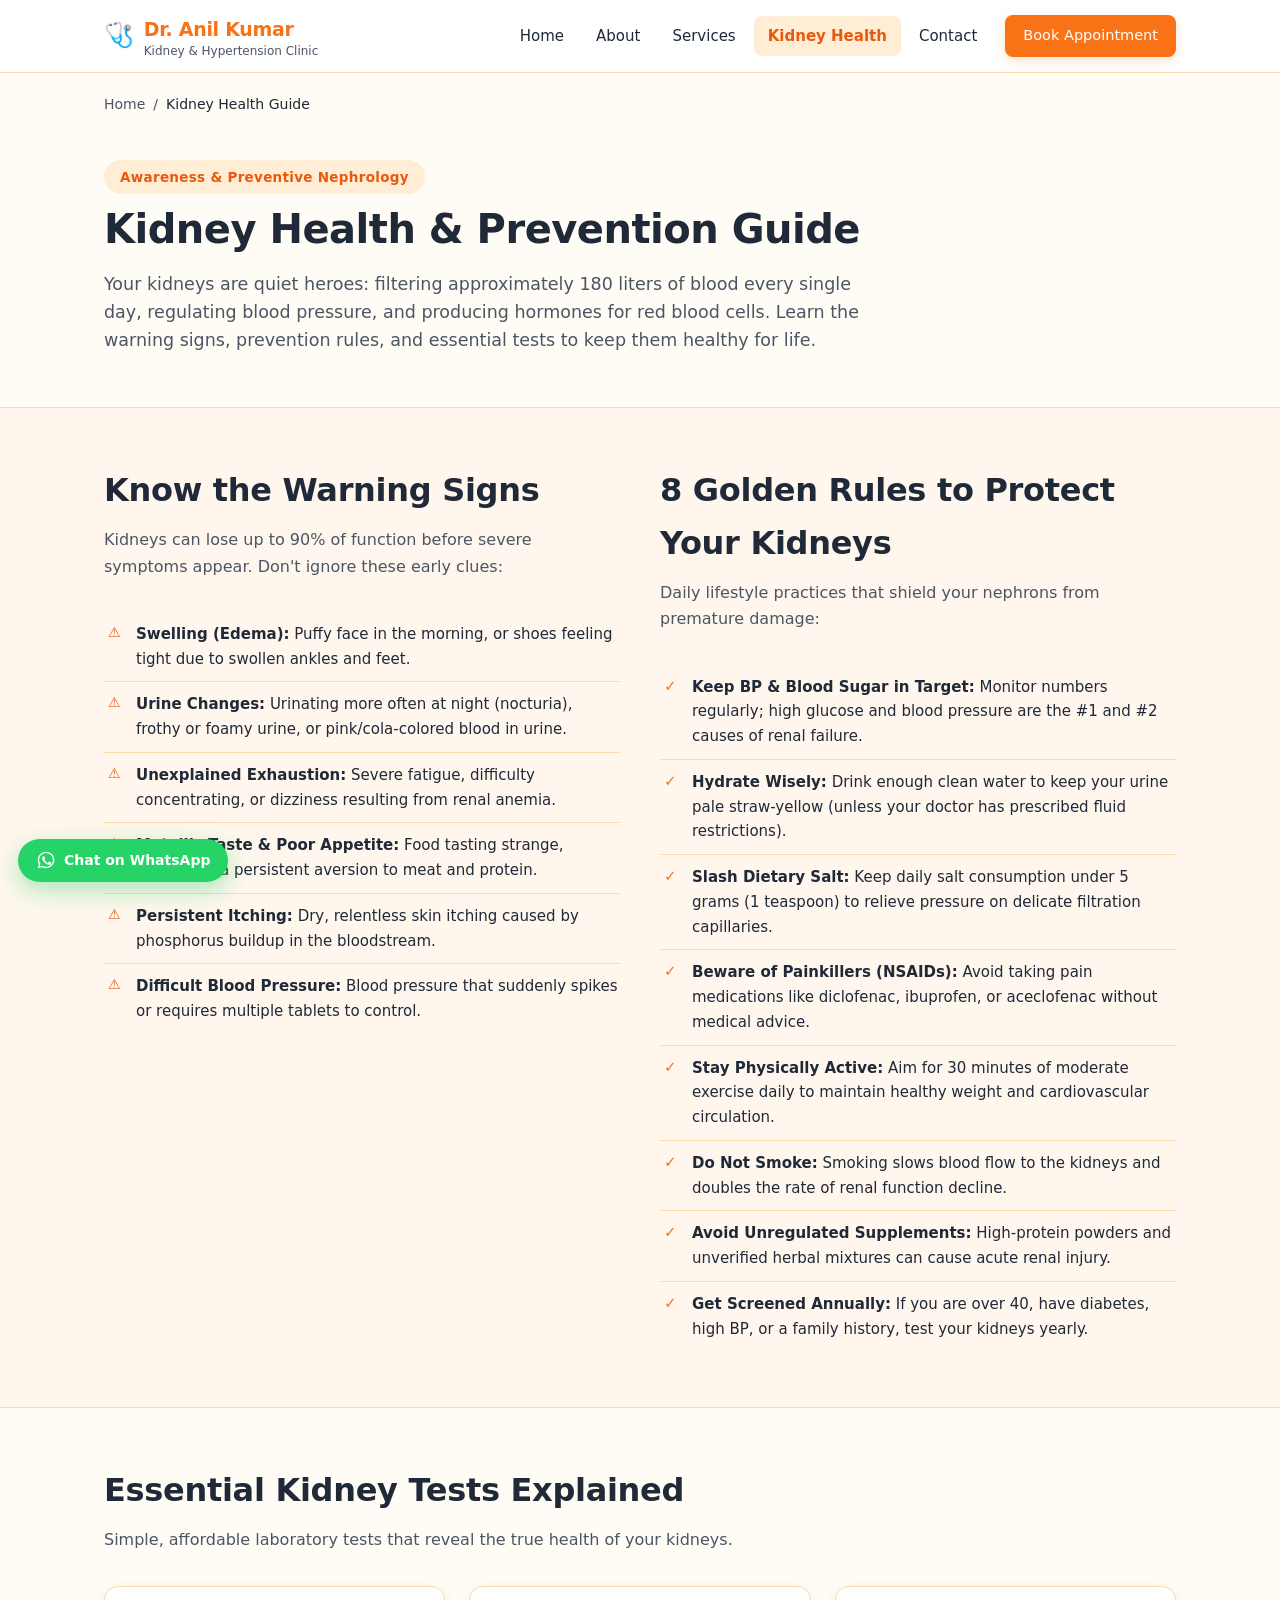
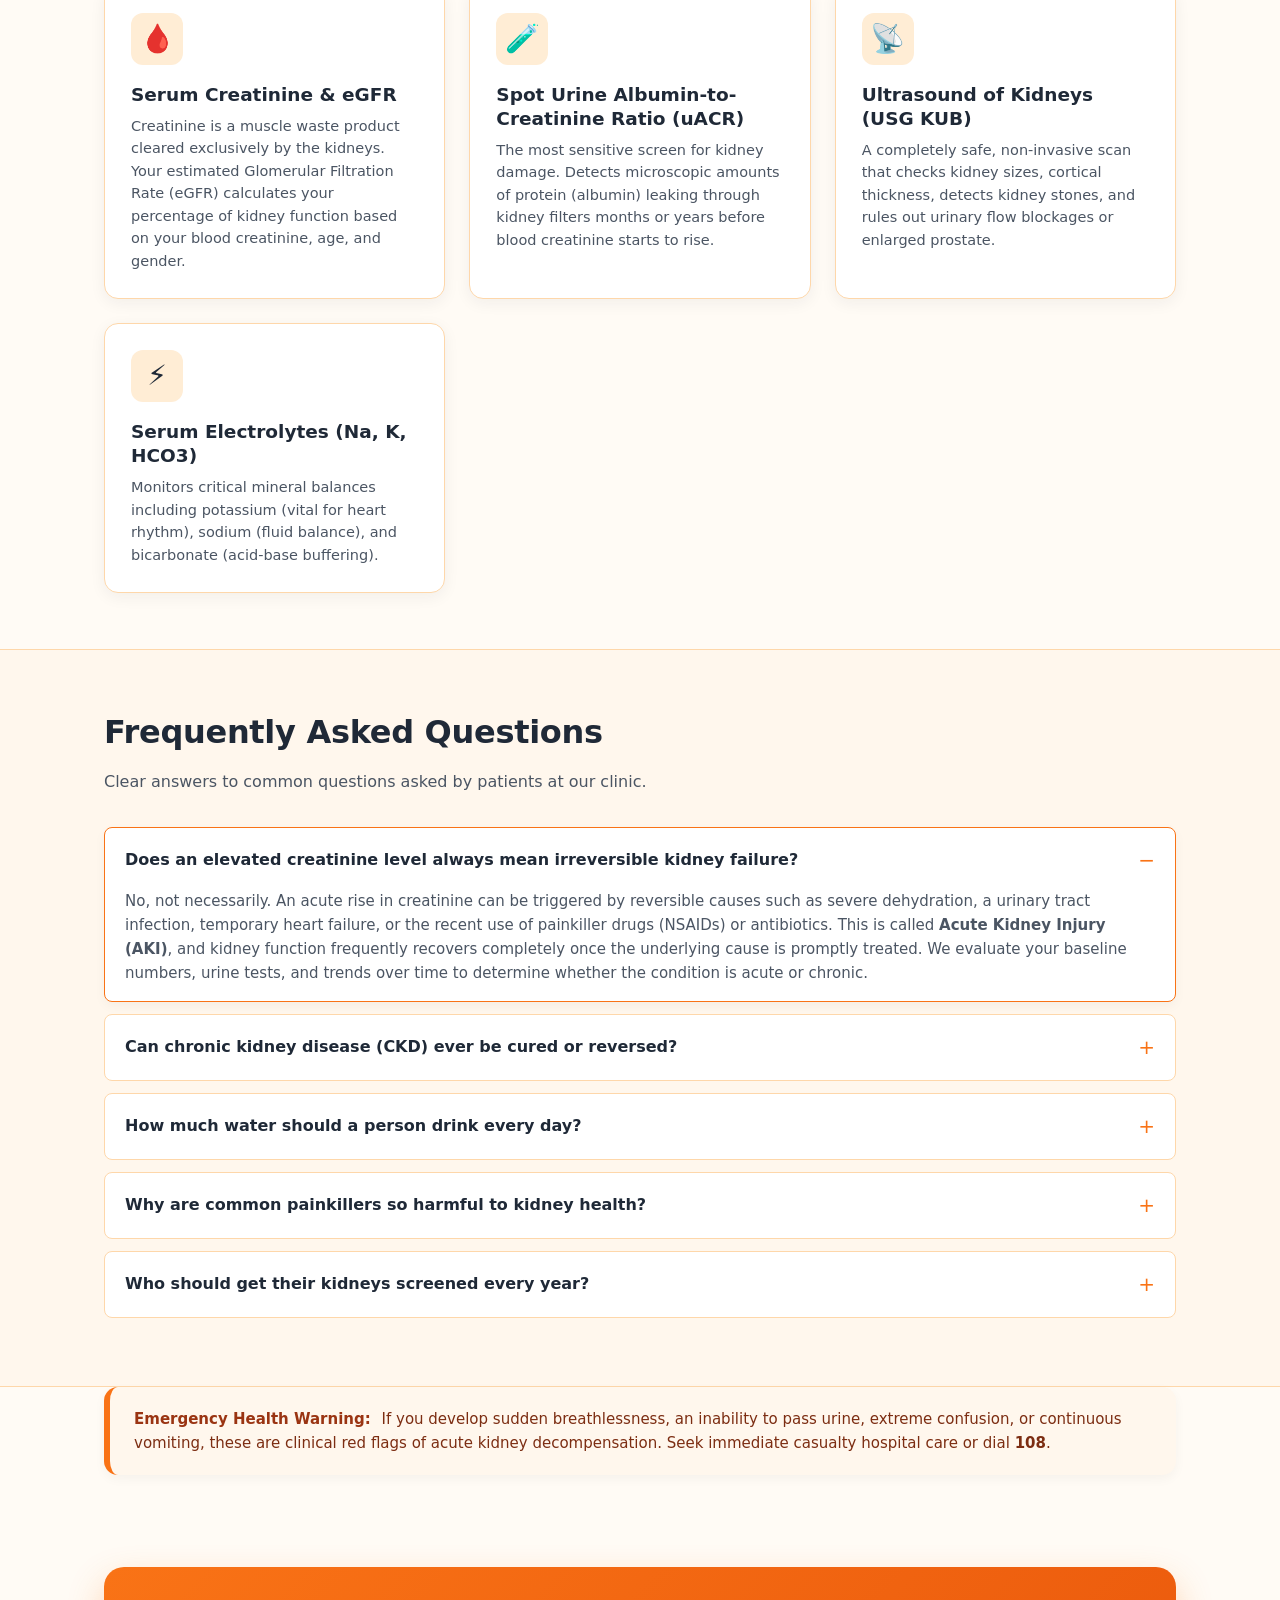
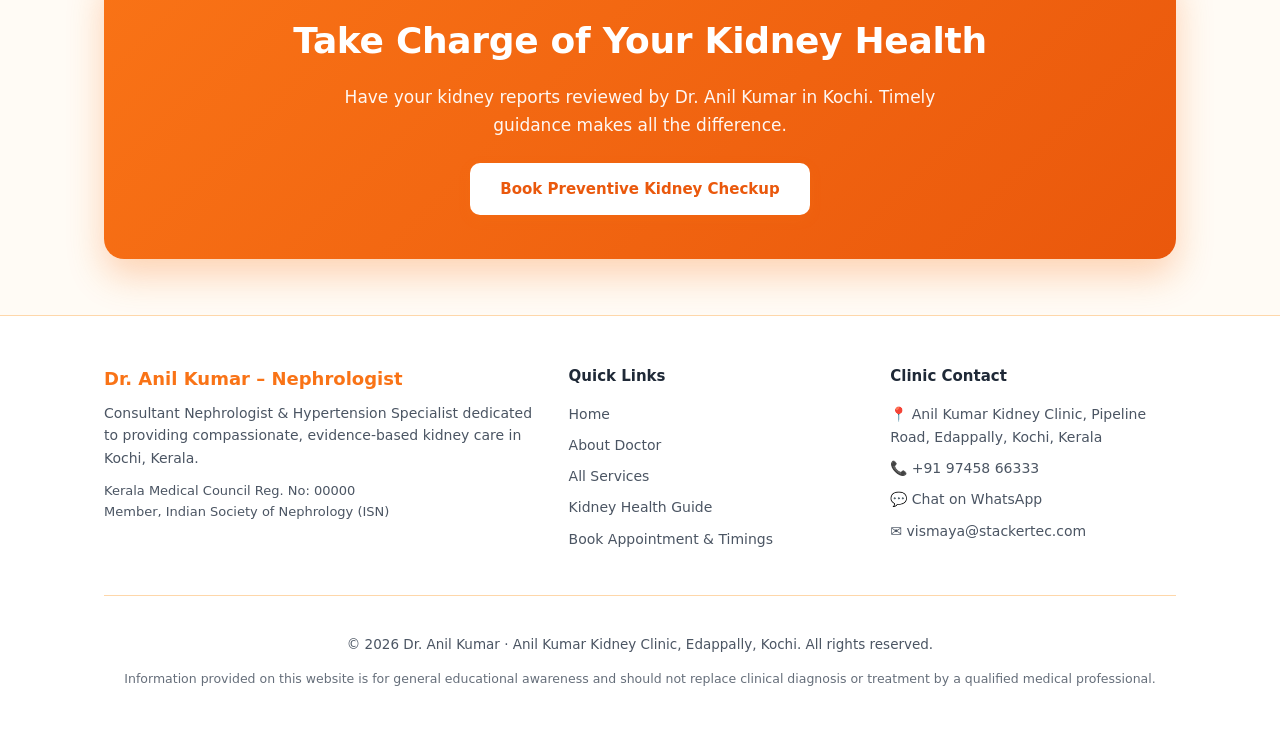
<file: doctor9-website/kidney-health.html>
﻿<!DOCTYPE html>
<html lang="en">
<head>
  <meta charset="utf-8">
  <meta name="viewport" content="width=device-width, initial-scale=1, viewport-fit=cover">
  <title>Kidney Health Guide & Prevention | Dr. Anil Kumar – Nephrologist Kochi</title>
  <meta name="description" content="Kidney health guide by Dr. Anil Kumar in Kochi: warning signs, 8 golden prevention rules, essential screening tests, and FAQs.">
  <link rel="stylesheet" href="css/style.css">
</head>
<body>

  <!-- Navigation Header -->
  <header>
    <div class="wrap nav">
      <a class="logo" href="index.html">
        <span class="logo-icon">🩺</span>
        <div>
          <span>Dr. Anil Kumar</span>
          <span class="logo-sub">Kidney &amp; Hypertension Clinic</span>
        </div>
      </a>
      <button id="mb" aria-label="Toggle navigation menu" aria-expanded="false">☰</button>
      <nav class="links" id="links">
        <a href="index.html">Home</a>
        <a href="about.html">About</a>
        <a href="services.html">Services</a>
        <a href="kidney-health.html" class="active">Kidney Health</a>
        <a href="contact.html">Contact</a>
        <a class="btn btn-nav" href="contact.html">Book Appointment</a>
      </nav>
    </div>
  </header>

  <!-- Breadcrumbs -->
  <div class="wrap">
    <div class="crumb">
      <a href="index.html">Home</a>
      <span>/</span>
      <span class="current">Kidney Health Guide</span>
    </div>
  </div>

  <!-- Main Content -->
  <main>
    <!-- Header Section -->
    <section class="compact">
      <div class="wrap">
        <span class="tag">Awareness &amp; Preventive Nephrology</span>
        <h1 style="font-size: clamp(28px, 4.5vw, 40px); margin: 12px 0 16px;">Kidney Health &amp; Prevention Guide</h1>
        <p class="lead" style="color: var(--muted); font-size: 17.5px; line-height: 1.6; max-width: 780px;">
          Your kidneys are quiet heroes: filtering approximately 180 liters of blood every single day, regulating blood pressure, and producing hormones for red blood cells. Learn the warning signs, prevention rules, and essential tests to keep them healthy for life.
        </p>
      </div>
    </section>

    <!-- Warning Signs vs Prevention Grid -->
    <section class="alt-bg">
      <div class="wrap two">
        <div>
          <h2>Know the Warning Signs</h2>
          <p class="sub">Kidneys can lose up to 90% of function before severe symptoms appear. Don't ignore these early clues:</p>
          <ul class="tick warn">
            <li><strong>Swelling (Edema):</strong> Puffy face in the morning, or shoes feeling tight due to swollen ankles and feet.</li>
            <li><strong>Urine Changes:</strong> Urinating more often at night (nocturia), frothy or foamy urine, or pink/cola-colored blood in urine.</li>
            <li><strong>Unexplained Exhaustion:</strong> Severe fatigue, difficulty concentrating, or dizziness resulting from renal anemia.</li>
            <li><strong>Metallic Taste &amp; Poor Appetite:</strong> Food tasting strange, nausea, or a persistent aversion to meat and protein.</li>
            <li><strong>Persistent Itching:</strong> Dry, relentless skin itching caused by phosphorus buildup in the bloodstream.</li>
            <li><strong>Difficult Blood Pressure:</strong> Blood pressure that suddenly spikes or requires multiple tablets to control.</li>
          </ul>
        </div>

        <div>
          <h2>8 Golden Rules to Protect Your Kidneys</h2>
          <p class="sub">Daily lifestyle practices that shield your nephrons from premature damage:</p>
          <ul class="tick">
            <li><strong>Keep BP &amp; Blood Sugar in Target:</strong> Monitor numbers regularly; high glucose and blood pressure are the #1 and #2 causes of renal failure.</li>
            <li><strong>Hydrate Wisely:</strong> Drink enough clean water to keep your urine pale straw-yellow (unless your doctor has prescribed fluid restrictions).</li>
            <li><strong>Slash Dietary Salt:</strong> Keep daily salt consumption under 5 grams (1 teaspoon) to relieve pressure on delicate filtration capillaries.</li>
            <li><strong>Beware of Painkillers (NSAIDs):</strong> Avoid taking pain medications like diclofenac, ibuprofen, or aceclofenac without medical advice.</li>
            <li><strong>Stay Physically Active:</strong> Aim for 30 minutes of moderate exercise daily to maintain healthy weight and cardiovascular circulation.</li>
            <li><strong>Do Not Smoke:</strong> Smoking slows blood flow to the kidneys and doubles the rate of renal function decline.</li>
            <li><strong>Avoid Unregulated Supplements:</strong> High-protein powders and unverified herbal mixtures can cause acute renal injury.</li>
            <li><strong>Get Screened Annually:</strong> If you are over 40, have diabetes, high BP, or a family history, test your kidneys yearly.</li>
          </ul>
        </div>
      </div>
    </section>

    <!-- Essential Kidney Screening Tests -->
    <section>
      <div class="wrap">
        <h2>Essential Kidney Tests Explained</h2>
        <p class="sub">Simple, affordable laboratory tests that reveal the true health of your kidneys.</p>

        <div class="grid">
          <div class="card">
            <div class="ic">🩸</div>
            <h3>Serum Creatinine &amp; eGFR</h3>
            <p>Creatinine is a muscle waste product cleared exclusively by the kidneys. Your estimated Glomerular Filtration Rate (eGFR) calculates your percentage of kidney function based on your blood creatinine, age, and gender.</p>
          </div>

          <div class="card">
            <div class="ic">🧪</div>
            <h3>Spot Urine Albumin-to-Creatinine Ratio (uACR)</h3>
            <p>The most sensitive screen for kidney damage. Detects microscopic amounts of protein (albumin) leaking through kidney filters months or years before blood creatinine starts to rise.</p>
          </div>

          <div class="card">
            <div class="ic">📡</div>
            <h3>Ultrasound of Kidneys (USG KUB)</h3>
            <p>A completely safe, non-invasive scan that checks kidney sizes, cortical thickness, detects kidney stones, and rules out urinary flow blockages or enlarged prostate.</p>
          </div>

          <div class="card">
            <div class="ic">⚡</div>
            <h3>Serum Electrolytes (Na, K, HCO3)</h3>
            <p>Monitors critical mineral balances including potassium (vital for heart rhythm), sodium (fluid balance), and bicarbonate (acid-base buffering).</p>
          </div>
        </div>
      </div>
    </section>

    <!-- Frequently Asked Questions Accordion -->
    <section class="alt-bg">
      <div class="wrap">
        <h2>Frequently Asked Questions</h2>
        <p class="sub">Clear answers to common questions asked by patients at our clinic.</p>

        <details open>
          <summary>Does an elevated creatinine level always mean irreversible kidney failure?</summary>
          <p>
            No, not necessarily. An acute rise in creatinine can be triggered by reversible causes such as severe dehydration, a urinary tract infection, temporary heart failure, or the recent use of painkiller drugs (NSAIDs) or antibiotics. This is called <strong>Acute Kidney Injury (AKI)</strong>, and kidney function frequently recovers completely once the underlying cause is promptly treated. We evaluate your baseline numbers, urine tests, and trends over time to determine whether the condition is acute or chronic.
          </p>
        </details>

        <details>
          <summary>Can chronic kidney disease (CKD) ever be cured or reversed?</summary>
          <p>
            While chronic structural nephron scarring generally cannot be undone, modern nephrology can very effectively <em>halt or dramatically slow down</em> the rate of deterioration. By strictly managing blood pressure, optimizing blood sugar, and prescribing kidney-protective medications (like SGLT2 inhibitors and ACEi/ARBs), many patients live active lives for decades without ever requiring dialysis. Early detection is the single most vital factor.
          </p>
        </details>

        <details>
          <summary>How much water should a person drink every day?</summary>
          <p>
            For healthy adults with normal kidney function, drinking 2 to 3 liters of water per day is generally recommended. A practical visual guide is checking your urine: it should be pale, light straw-colored. However, if you have established moderate-to-severe kidney disease, heart failure, or active leg swelling, excessive water intake can cause dangerous fluid overload in the lungs. In such cases, your exact daily fluid allowance must be set by Dr. Anil Kumar.
          </p>
        </details>

        <details>
          <summary>Why are common painkillers so harmful to kidney health?</summary>
          <p>
            Non-Steroidal Anti-Inflammatory Drugs (NSAIDs) like ibuprofen, naproxen, diclofenac, and aceclofenac work by blocking prostaglandins. In the kidneys, prostaglandins are essential for keeping renal blood vessels dilated. Taking NSAIDs constricts these vessels, sharply reducing kidney blood flow. Regular or high-dose use can cause sudden acute kidney injury, chronic interstitial nephritis, and permanent renal scarring. Paracetamol is generally safer for short-term pain relief, but always consult your doctor.
          </p>
        </details>

        <details>
          <summary>Who should get their kidneys screened every year?</summary>
          <p>
            Annual screening with a simple blood creatinine test and a urine protein (uACR) test is strongly recommended for:
            (1) Anyone with Type 1 or Type 2 Diabetes;
            (2) Anyone with high blood pressure;
            (3) Individuals with heart disease or stroke history;
            (4) People with a family history of kidney failure or polycystic kidney disease;
            (5) Individuals who have suffered recurrent kidney stones;
            (6) Anyone over 60 years of age.
          </p>
        </details>
      </div>
    </section>

    <!-- Urgent Care Warning -->
    <section class="compact" style="padding-top: 0;">
      <div class="wrap">
        <div class="urgent">
          <b>Emergency Health Warning:</b> If you develop sudden breathlessness, an inability to pass urine, extreme confusion, or continuous vomiting, these are clinical red flags of acute kidney decompensation. Seek immediate casualty hospital care or dial <strong>108</strong>.
        </div>
      </div>
    </section>

    <!-- CTA Section -->
    <section>
      <div class="wrap">
        <div class="cta">
          <h2>Take Charge of Your Kidney Health</h2>
          <p>Have your kidney reports reviewed by Dr. Anil Kumar in Kochi. Timely guidance makes all the difference.</p>
          <a class="btn" href="contact.html">Book Preventive Kidney Checkup</a>
        </div>
      </div>
    </section>
  </main>

  <!-- Footer -->
  <footer>
    <div class="wrap">
      <div class="footer-top">
        <div class="footer-brand">
          <h4>Dr. Anil Kumar – Nephrologist</h4>
          <p>Consultant Nephrologist &amp; Hypertension Specialist dedicated to providing compassionate, evidence-based kidney care in Kochi, Kerala.</p>
          <p style="margin-top: 12px; font-size: 13px; color: var(--muted);">
            Kerala Medical Council Reg. No: 00000<br>
            Member, Indian Society of Nephrology (ISN)
          </p>
        </div>
        <div class="footer-col">
          <h5>Quick Links</h5>
          <ul>
            <li><a href="index.html">Home</a></li>
            <li><a href="about.html">About Doctor</a></li>
            <li><a href="services.html">All Services</a></li>
            <li><a href="kidney-health.html">Kidney Health Guide</a></li>
            <li><a href="contact.html">Book Appointment &amp; Timings</a></li>
          </ul>
        </div>
        <div class="footer-col">
          <h5>Clinic Contact</h5>
          <p style="margin: 0 0 8px;">📍 Anil Kumar Kidney Clinic, Pipeline Road, Edappally, Kochi, Kerala</p>
          <p style="margin: 0 0 8px;">📞 <a href="tel:+919745866333">+91 97458 66333</a></p>
          <p style="margin: 0 0 8px;">💬 <a href="https://wa.me/919745866333" target="_blank" rel="noopener">Chat on WhatsApp</a></p>
          <p style="margin: 0;">✉️ <a href="mailto:vismaya@stackertec.com">vismaya@stackertec.com</a></p>
        </div>
      </div>

      <div class="footer-bottom">
        <p>© 2026 Dr. Anil Kumar · Anil Kumar Kidney Clinic, Edappally, Kochi. All rights reserved.</p>
        <p style="font-size: 12.5px; margin-top: 4px; opacity: 0.85;">Information provided on this website is for general educational awareness and should not replace clinical diagnosis or treatment by a qualified medical professional.</p>
      </div>
    </div>
  </footer>
  <!-- WhatsApp Floating Quick Button -->
  <a class="wa-float" href="https://wa.me/919745866333?text=Hello%20Dr.%20Anil%20Kumar%2C%20I%20would%20like%20to%20inquire%20about%20a%20Kidney%20Health%20Checkup." target="_blank" rel="noopener" aria-label="Chat on WhatsApp">
    <svg viewBox="0 0 24 24"><path d="M12.04 2C6.58 2 2.13 6.45 2.13 11.91C2.13 13.66 2.59 15.36 3.45 16.86L2.05 22L7.3 20.62C8.75 21.41 10.38 21.83 12.04 21.83C17.5 21.83 21.95 17.38 21.95 11.92C21.95 9.27 20.92 6.78 19.05 4.91C17.18 3.03 14.69 2 12.04 2M12.05 3.67C14.25 3.67 16.31 4.53 17.87 6.09C19.42 7.65 20.28 9.72 20.28 11.92C20.28 16.46 16.58 20.15 12.04 20.15C10.56 20.15 9.11 19.76 7.85 19L7.55 18.83L4.43 19.65L5.26 16.61L5.06 16.29C4.24 14.99 3.81 13.47 3.81 11.91C3.81 7.37 7.5 3.67 12.05 3.67M9.05 7.42C8.87 7.42 8.57 7.49 8.32 7.76C8.07 8.03 7.36 8.7 7.36 10.05C7.36 11.4 8.35 12.7 8.49 12.88C8.63 13.07 10.42 15.82 13.16 17C15.44 17.98 15.9 17.78 16.39 17.74C16.88 17.69 17.96 17.09 18.18 16.46C18.4 15.84 18.4 15.3 18.34 15.19C18.27 15.08 18.09 15.02 17.82 14.88C17.54 14.75 16.19 14.09 15.94 14C15.69 13.91 15.51 13.86 15.33 14.14C15.14 14.41 14.61 15.08 14.45 15.26C14.29 15.45 14.13 15.47 13.85 15.33C13.58 15.2 12.69 14.9 11.64 13.97C10.82 13.24 10.27 12.34 10.11 12.07C9.95 11.79 10.1 11.64 10.24 11.51C10.36 11.39 10.51 11.2 10.65 11.04C10.79 10.88 10.84 10.76 10.93 10.58C11.02 10.4 10.97 10.24 10.9 10.11C10.84 9.97 10.28 8.6 10.05 8.05C9.82 7.51 9.59 7.59 9.42 7.58C9.26 7.58 9.07 7.42 9.05 7.42Z"/></svg>
    <span>Chat on WhatsApp</span>
  </a>

  <!-- JavaScript -->
  <script src="js/main.js"></script>
</body>
</html>
</file>
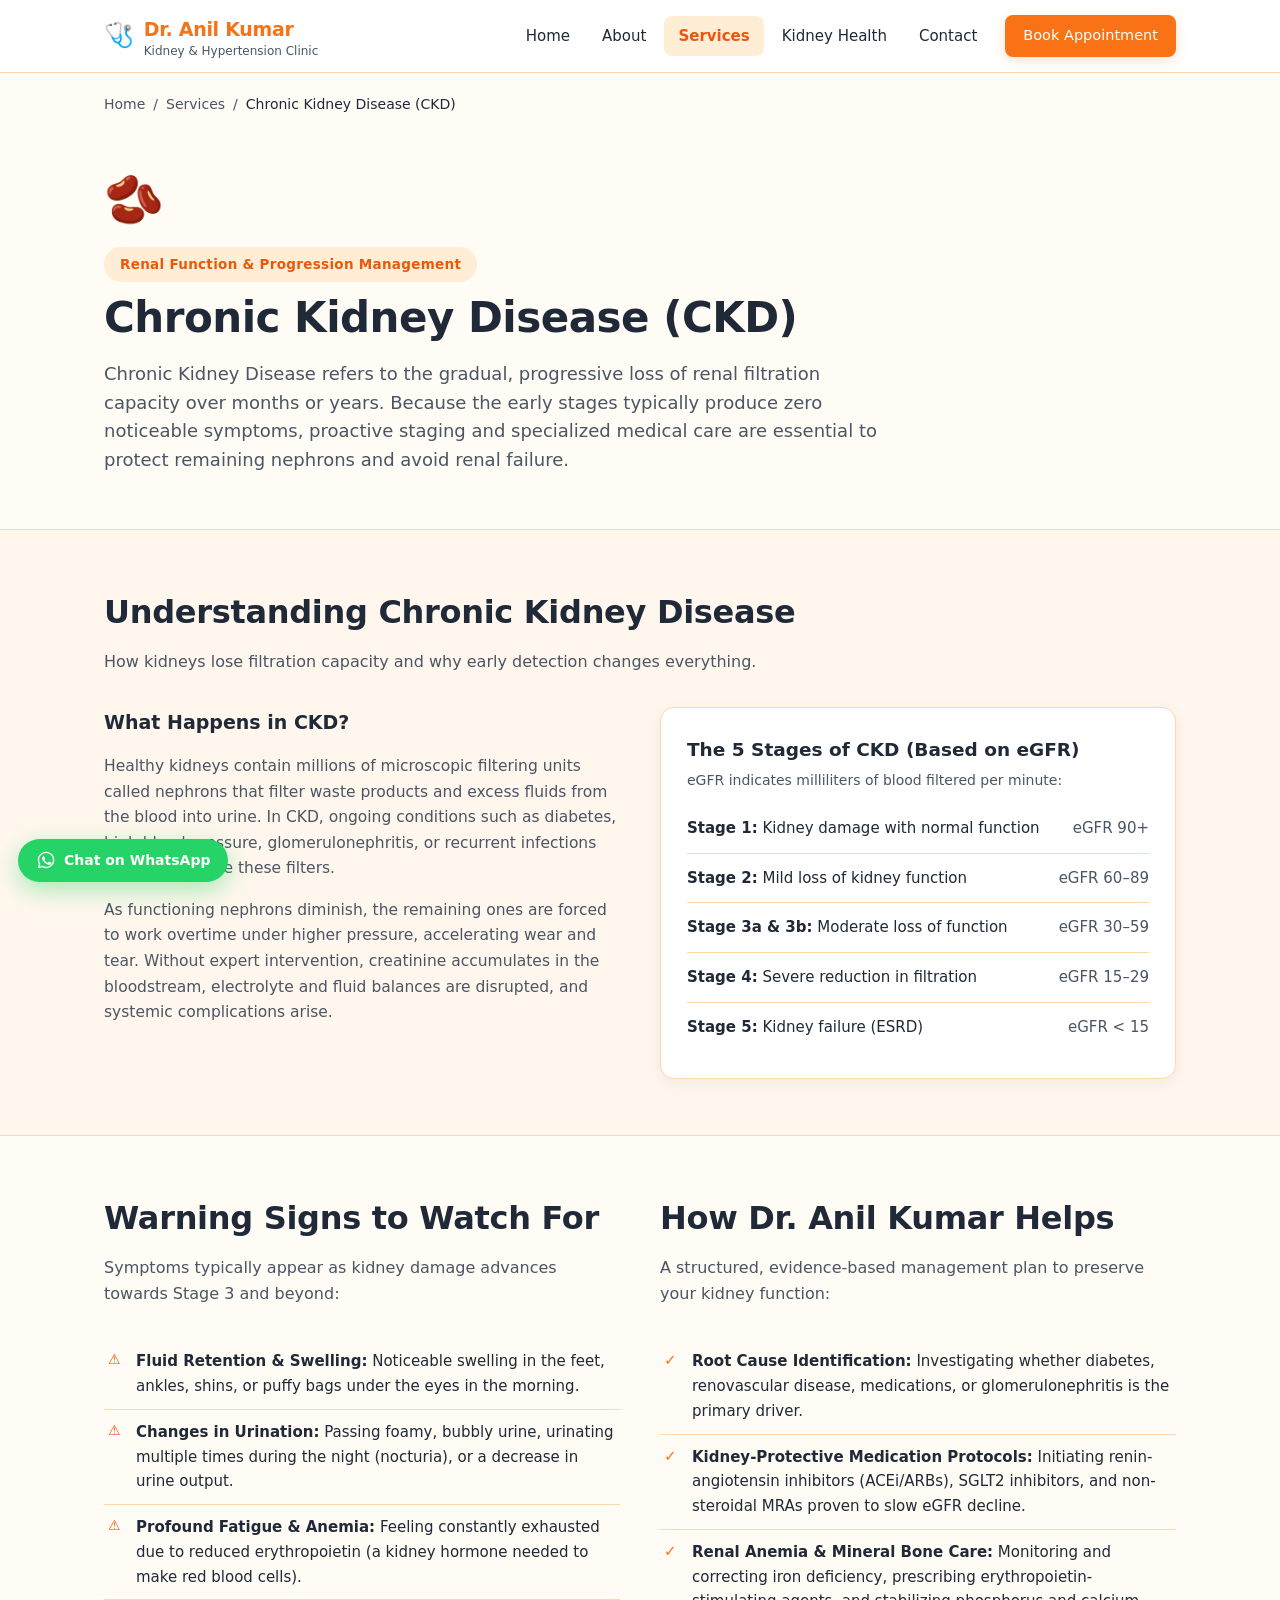
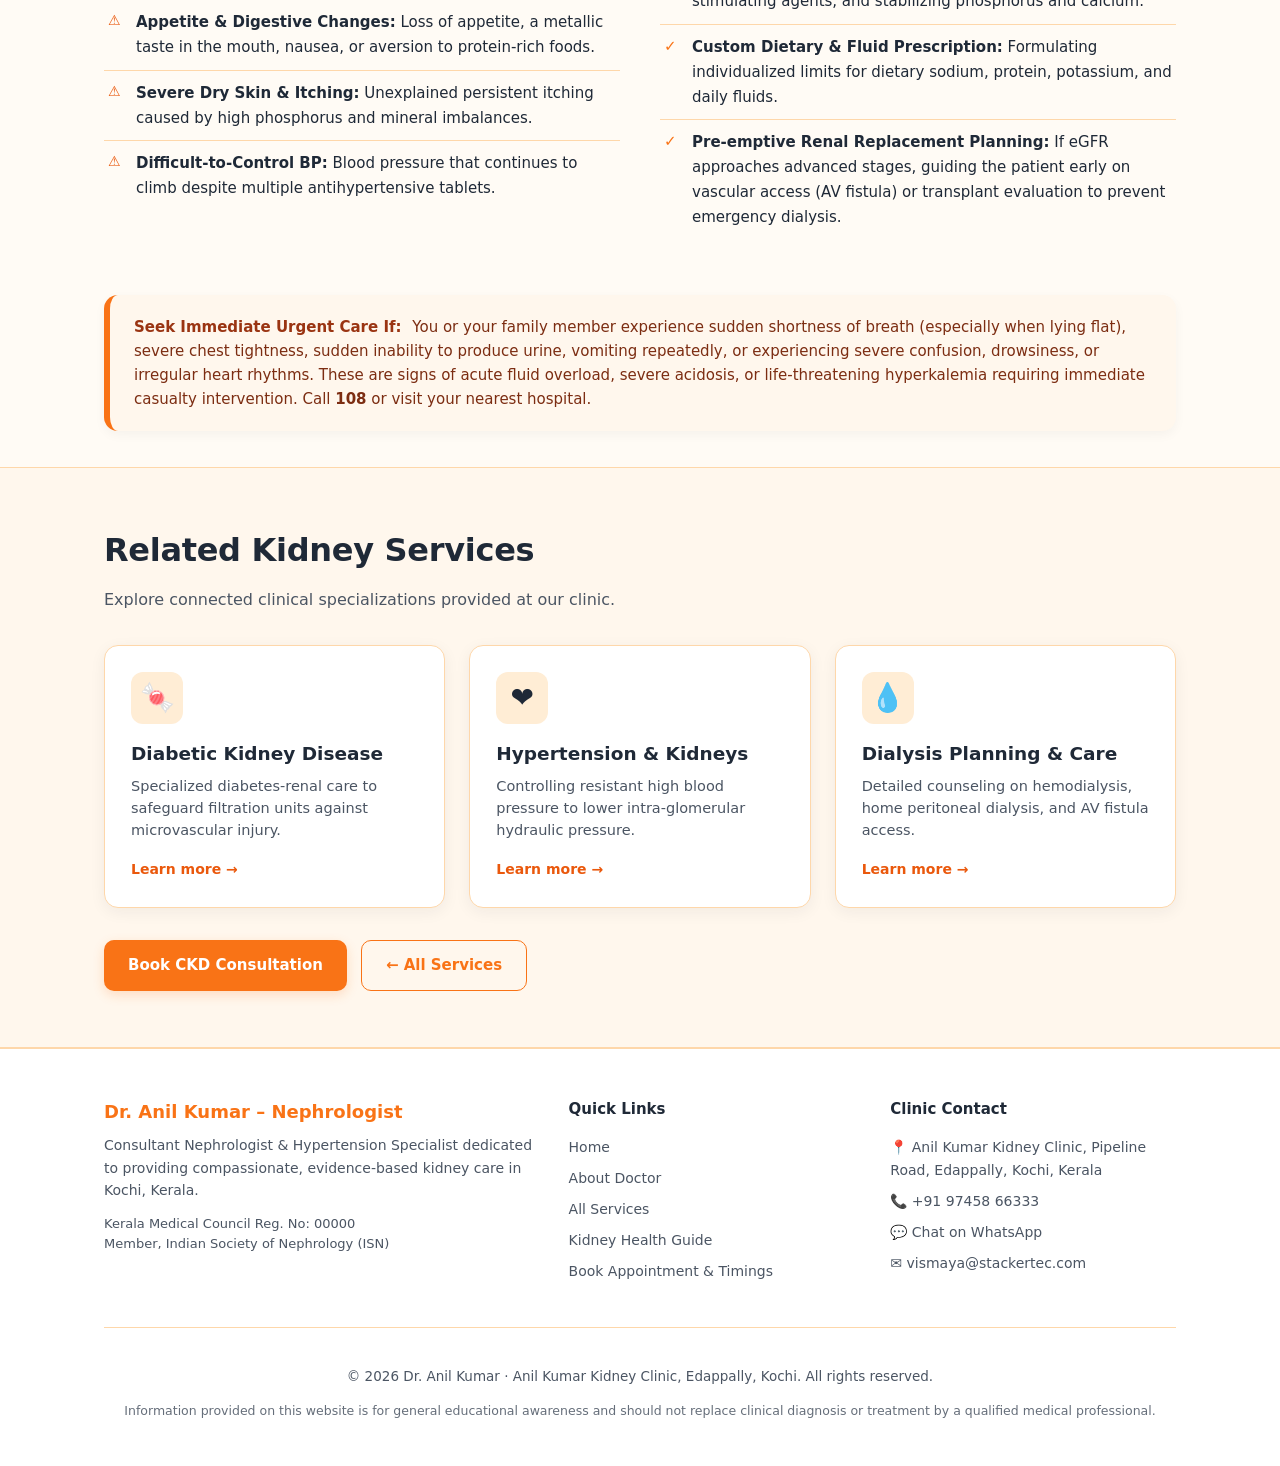
<file: doctor9-website/service-ckd.html>
﻿<!DOCTYPE html>
<html lang="en">
<head>
  <meta charset="utf-8">
  <meta name="viewport" content="width=device-width, initial-scale=1, viewport-fit=cover">
  <title>Chronic Kidney Disease (CKD) | Dr. Anil Kumar – Nephrologist Kochi</title>
  <meta name="description" content="Diagnosis, staging (Stages 1-5), and medical care for Chronic Kidney Disease (CKD) in Kochi by Dr. Anil Kumar. Slow progression and protect kidney function.">
  <link rel="stylesheet" href="css/style.css">
</head>
<body>

  <!-- Navigation Header -->
  <header>
    <div class="wrap nav">
      <a class="logo" href="index.html">
        <span class="logo-icon">🩺</span>
        <div>
          <span>Dr. Anil Kumar</span>
          <span class="logo-sub">Kidney &amp; Hypertension Clinic</span>
        </div>
      </a>
      <button id="mb" aria-label="Toggle navigation menu" aria-expanded="false">☰</button>
      <nav class="links" id="links">
        <a href="index.html">Home</a>
        <a href="about.html">About</a>
        <a href="services.html" class="active" data-page="services">Services</a>
        <a href="kidney-health.html">Kidney Health</a>
        <a href="contact.html">Contact</a>
        <a class="btn btn-nav" href="contact.html">Book Appointment</a>
      </nav>
    </div>
  </header>

  <!-- Breadcrumbs -->
  <div class="wrap">
    <div class="crumb">
      <a href="index.html">Home</a>
      <span>/</span>
      <a href="services.html">Services</a>
      <span>/</span>
      <span class="current">Chronic Kidney Disease (CKD)</span>
    </div>
  </div>

  <!-- Main Content -->
  <main>
    <!-- Service Hero -->
    <section class="compact">
      <div class="wrap">
        <div style="font-size: 48px; margin-bottom: 8px;">🫘</div>
        <span class="tag">Renal Function &amp; Progression Management</span>
        <h1 style="font-size: clamp(28px, 4.5vw, 42px); margin: 12px 0 16px;">Chronic Kidney Disease (CKD)</h1>
        <p class="lead" style="color: var(--muted); font-size: 18px; max-width: 780px; line-height: 1.6;">
          Chronic Kidney Disease refers to the gradual, progressive loss of renal filtration capacity over months or years. Because the early stages typically produce zero noticeable symptoms, proactive staging and specialized medical care are essential to protect remaining nephrons and avoid renal failure.
        </p>
      </div>
    </section>

    <!-- Medical Explanation & Staging -->
    <section class="alt-bg">
      <div class="wrap">
        <h2>Understanding Chronic Kidney Disease</h2>
        <p class="sub">How kidneys lose filtration capacity and why early detection changes everything.</p>

        <div class="two">
          <div>
            <h3>What Happens in CKD?</h3>
            <p style="color: var(--muted); font-size: 15.5px; line-height: 1.65; margin-bottom: 16px;">
              Healthy kidneys contain millions of microscopic filtering units called nephrons that filter waste products and excess fluids from the blood into urine. In CKD, ongoing conditions such as diabetes, high blood pressure, glomerulonephritis, or recurrent infections steadily damage these filters.
            </p>
            <p style="color: var(--muted); font-size: 15.5px; line-height: 1.65;">
              As functioning nephrons diminish, the remaining ones are forced to work overtime under higher pressure, accelerating wear and tear. Without expert intervention, creatinine accumulates in the bloodstream, electrolyte and fluid balances are disrupted, and systemic complications arise.
            </p>
          </div>

          <div class="card">
            <h3>The 5 Stages of CKD (Based on eGFR)</h3>
            <p style="margin-bottom: 12px; font-size: 14px;">eGFR indicates milliliters of blood filtered per minute:</p>
            <table class="timings-table">
              <tr>
                <td><strong>Stage 1:</strong> Kidney damage with normal function</td>
                <td>eGFR 90+</td>
              </tr>
              <tr>
                <td><strong>Stage 2:</strong> Mild loss of kidney function</td>
                <td>eGFR 60–89</td>
              </tr>
              <tr>
                <td><strong>Stage 3a &amp; 3b:</strong> Moderate loss of function</td>
                <td>eGFR 30–59</td>
              </tr>
              <tr>
                <td><strong>Stage 4:</strong> Severe reduction in filtration</td>
                <td>eGFR 15–29</td>
              </tr>
              <tr>
                <td><strong>Stage 5:</strong> Kidney failure (ESRD)</td>
                <td>eGFR &lt; 15</td>
              </tr>
            </table>
          </div>
        </div>
      </div>
    </section>

    <!-- Signs & How Doctor Helps -->
    <section>
      <div class="wrap two">
        <div>
          <h2>Warning Signs to Watch For</h2>
          <p class="sub">Symptoms typically appear as kidney damage advances towards Stage 3 and beyond:</p>
          <ul class="tick warn">
            <li><strong>Fluid Retention &amp; Swelling:</strong> Noticeable swelling in the feet, ankles, shins, or puffy bags under the eyes in the morning.</li>
            <li><strong>Changes in Urination:</strong> Passing foamy, bubbly urine, urinating multiple times during the night (nocturia), or a decrease in urine output.</li>
            <li><strong>Profound Fatigue &amp; Anemia:</strong> Feeling constantly exhausted due to reduced erythropoietin (a kidney hormone needed to make red blood cells).</li>
            <li><strong>Appetite &amp; Digestive Changes:</strong> Loss of appetite, a metallic taste in the mouth, nausea, or aversion to protein-rich foods.</li>
            <li><strong>Severe Dry Skin &amp; Itching:</strong> Unexplained persistent itching caused by high phosphorus and mineral imbalances.</li>
            <li><strong>Difficult-to-Control BP:</strong> Blood pressure that continues to climb despite multiple antihypertensive tablets.</li>
          </ul>
        </div>

        <div>
          <h2>How Dr. Anil Kumar Helps</h2>
          <p class="sub">A structured, evidence-based management plan to preserve your kidney function:</p>
          <ul class="tick">
            <li><strong>Root Cause Identification:</strong> Investigating whether diabetes, renovascular disease, medications, or glomerulonephritis is the primary driver.</li>
            <li><strong>Kidney-Protective Medication Protocols:</strong> Initiating renin-angiotensin inhibitors (ACEi/ARBs), SGLT2 inhibitors, and non-steroidal MRAs proven to slow eGFR decline.</li>
            <li><strong>Renal Anemia &amp; Mineral Bone Care:</strong> Monitoring and correcting iron deficiency, prescribing erythropoietin-stimulating agents, and stabilizing phosphorus and calcium.</li>
            <li><strong>Custom Dietary &amp; Fluid Prescription:</strong> Formulating individualized limits for dietary sodium, protein, potassium, and daily fluids.</li>
            <li><strong>Pre-emptive Renal Replacement Planning:</strong> If eGFR approaches advanced stages, guiding the patient early on vascular access (AV fistula) or transplant evaluation to prevent emergency dialysis.</li>
          </ul>
        </div>
      </div>
    </section>

    <!-- Urgent Care Warning Note -->
    <section class="compact" style="padding-top: 0;">
      <div class="wrap">
        <div class="urgent">
          <b>Seek Immediate Urgent Care If:</b> You or your family member experience sudden shortness of breath (especially when lying flat), severe chest tightness, sudden inability to produce urine, vomiting repeatedly, or experiencing severe confusion, drowsiness, or irregular heart rhythms. These are signs of acute fluid overload, severe acidosis, or life-threatening hyperkalemia requiring immediate casualty intervention. Call <strong>108</strong> or visit your nearest hospital.
        </div>
      </div>
    </section>

    <!-- Related Services & Actions -->
    <section class="alt-bg">
      <div class="wrap">
        <h2>Related Kidney Services</h2>
        <p class="sub">Explore connected clinical specializations provided at our clinic.</p>

        <div class="grid">
          <a class="card" href="service-diabetic-kidney-disease.html">
            <div class="ic">🍬</div>
            <h3>Diabetic Kidney Disease</h3>
            <p>Specialized diabetes-renal care to safeguard filtration units against microvascular injury.</p>
            <span class="more">Learn more →</span>
          </a>

          <a class="card" href="service-hypertension.html">
            <div class="ic">❤️</div>
            <h3>Hypertension &amp; Kidneys</h3>
            <p>Controlling resistant high blood pressure to lower intra-glomerular hydraulic pressure.</p>
            <span class="more">Learn more →</span>
          </a>

          <a class="card" href="service-dialysis.html">
            <div class="ic">💧</div>
            <h3>Dialysis Planning &amp; Care</h3>
            <p>Detailed counseling on hemodialysis, home peritoneal dialysis, and AV fistula access.</p>
            <span class="more">Learn more →</span>
          </a>
        </div>

        <div style="margin-top: 32px; display: flex; gap: 14px; flex-wrap: wrap;">
          <a class="btn" href="contact.html?service=ckd">Book CKD Consultation</a>
          <a class="btn alt" href="services.html">← All Services</a>
        </div>
      </div>
    </section>
  </main>

  <!-- Footer -->
  <footer>
    <div class="wrap">
      <div class="footer-top">
        <div class="footer-brand">
          <h4>Dr. Anil Kumar – Nephrologist</h4>
          <p>Consultant Nephrologist &amp; Hypertension Specialist dedicated to providing compassionate, evidence-based kidney care in Kochi, Kerala.</p>
          <p style="margin-top: 12px; font-size: 13px; color: var(--muted);">
            Kerala Medical Council Reg. No: 00000<br>
            Member, Indian Society of Nephrology (ISN)
          </p>
        </div>
        <div class="footer-col">
          <h5>Quick Links</h5>
          <ul>
            <li><a href="index.html">Home</a></li>
            <li><a href="about.html">About Doctor</a></li>
            <li><a href="services.html">All Services</a></li>
            <li><a href="kidney-health.html">Kidney Health Guide</a></li>
            <li><a href="contact.html">Book Appointment &amp; Timings</a></li>
          </ul>
        </div>
        <div class="footer-col">
          <h5>Clinic Contact</h5>
          <p style="margin: 0 0 8px;">📍 Anil Kumar Kidney Clinic, Pipeline Road, Edappally, Kochi, Kerala</p>
          <p style="margin: 0 0 8px;">📞 <a href="tel:+919745866333">+91 97458 66333</a></p>
          <p style="margin: 0 0 8px;">💬 <a href="https://wa.me/919745866333" target="_blank" rel="noopener">Chat on WhatsApp</a></p>
          <p style="margin: 0;">✉️ <a href="mailto:vismaya@stackertec.com">vismaya@stackertec.com</a></p>
        </div>
      </div>

      <div class="footer-bottom">
        <p>© 2026 Dr. Anil Kumar · Anil Kumar Kidney Clinic, Edappally, Kochi. All rights reserved.</p>
        <p style="font-size: 12.5px; margin-top: 4px; opacity: 0.85;">Information provided on this website is for general educational awareness and should not replace clinical diagnosis or treatment by a qualified medical professional.</p>
      </div>
    </div>
  </footer>
  <!-- WhatsApp Floating Quick Button -->
  <a class="wa-float" href="https://wa.me/919745866333?text=Hello%20Dr.%20Anil%20Kumar%2C%20I%20would%20like%20to%20consult%20regarding%20Chronic%20Kidney%20Disease." target="_blank" rel="noopener" aria-label="Chat on WhatsApp">
    <svg viewBox="0 0 24 24"><path d="M12.04 2C6.58 2 2.13 6.45 2.13 11.91C2.13 13.66 2.59 15.36 3.45 16.86L2.05 22L7.3 20.62C8.75 21.41 10.38 21.83 12.04 21.83C17.5 21.83 21.95 17.38 21.95 11.92C21.95 9.27 20.92 6.78 19.05 4.91C17.18 3.03 14.69 2 12.04 2M12.05 3.67C14.25 3.67 16.31 4.53 17.87 6.09C19.42 7.65 20.28 9.72 20.28 11.92C20.28 16.46 16.58 20.15 12.04 20.15C10.56 20.15 9.11 19.76 7.85 19L7.55 18.83L4.43 19.65L5.26 16.61L5.06 16.29C4.24 14.99 3.81 13.47 3.81 11.91C3.81 7.37 7.5 3.67 12.05 3.67M9.05 7.42C8.87 7.42 8.57 7.49 8.32 7.76C8.07 8.03 7.36 8.7 7.36 10.05C7.36 11.4 8.35 12.7 8.49 12.88C8.63 13.07 10.42 15.82 13.16 17C15.44 17.98 15.9 17.78 16.39 17.74C16.88 17.69 17.96 17.09 18.18 16.46C18.4 15.84 18.4 15.3 18.34 15.19C18.27 15.08 18.09 15.02 17.82 14.88C17.54 14.75 16.19 14.09 15.94 14C15.69 13.91 15.51 13.86 15.33 14.14C15.14 14.41 14.61 15.08 14.45 15.26C14.29 15.45 14.13 15.47 13.85 15.33C13.58 15.2 12.69 14.9 11.64 13.97C10.82 13.24 10.27 12.34 10.11 12.07C9.95 11.79 10.1 11.64 10.24 11.51C10.36 11.39 10.51 11.2 10.65 11.04C10.79 10.88 10.84 10.76 10.93 10.58C11.02 10.4 10.97 10.24 10.9 10.11C10.84 9.97 10.28 8.6 10.05 8.05C9.82 7.51 9.59 7.59 9.42 7.58C9.26 7.58 9.07 7.42 9.05 7.42Z"/></svg>
    <span>Chat on WhatsApp</span>
  </a>

  <!-- JavaScript -->
  <script src="js/main.js"></script>
</body>
</html>
</file>
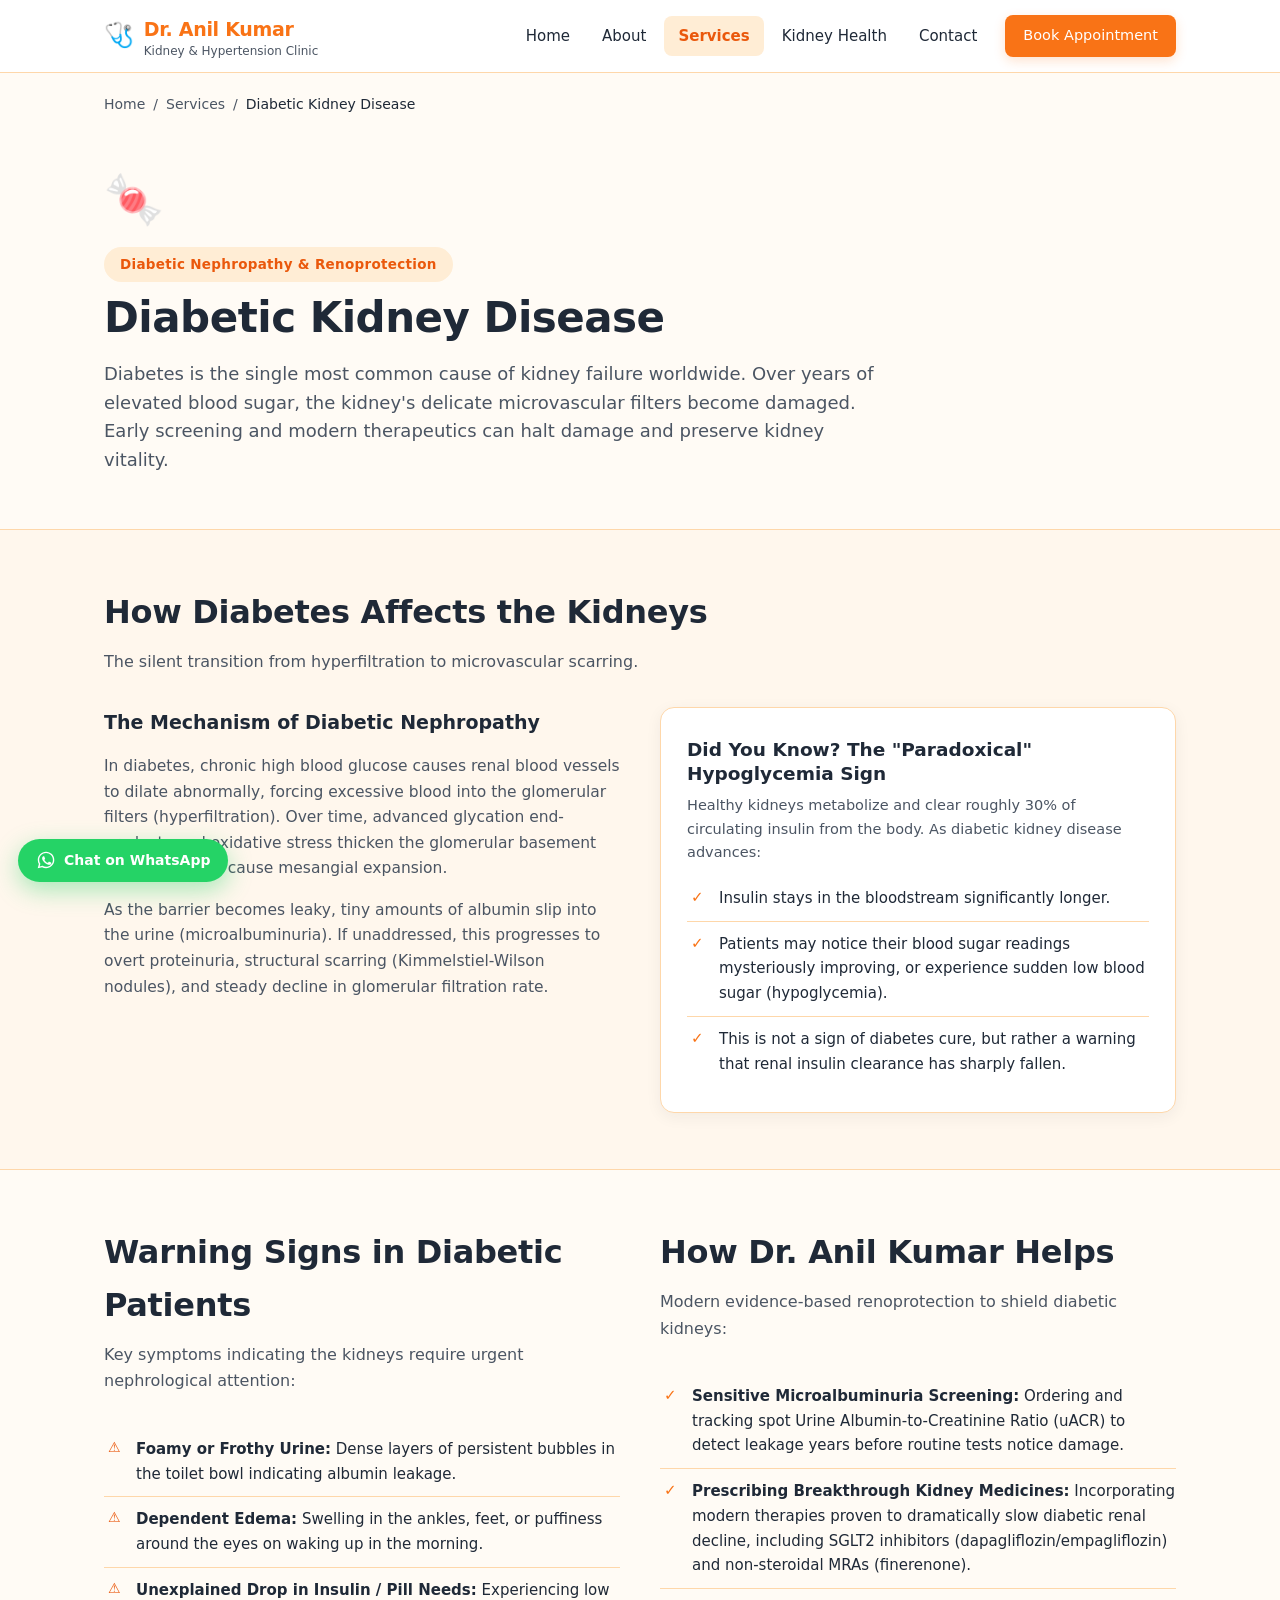
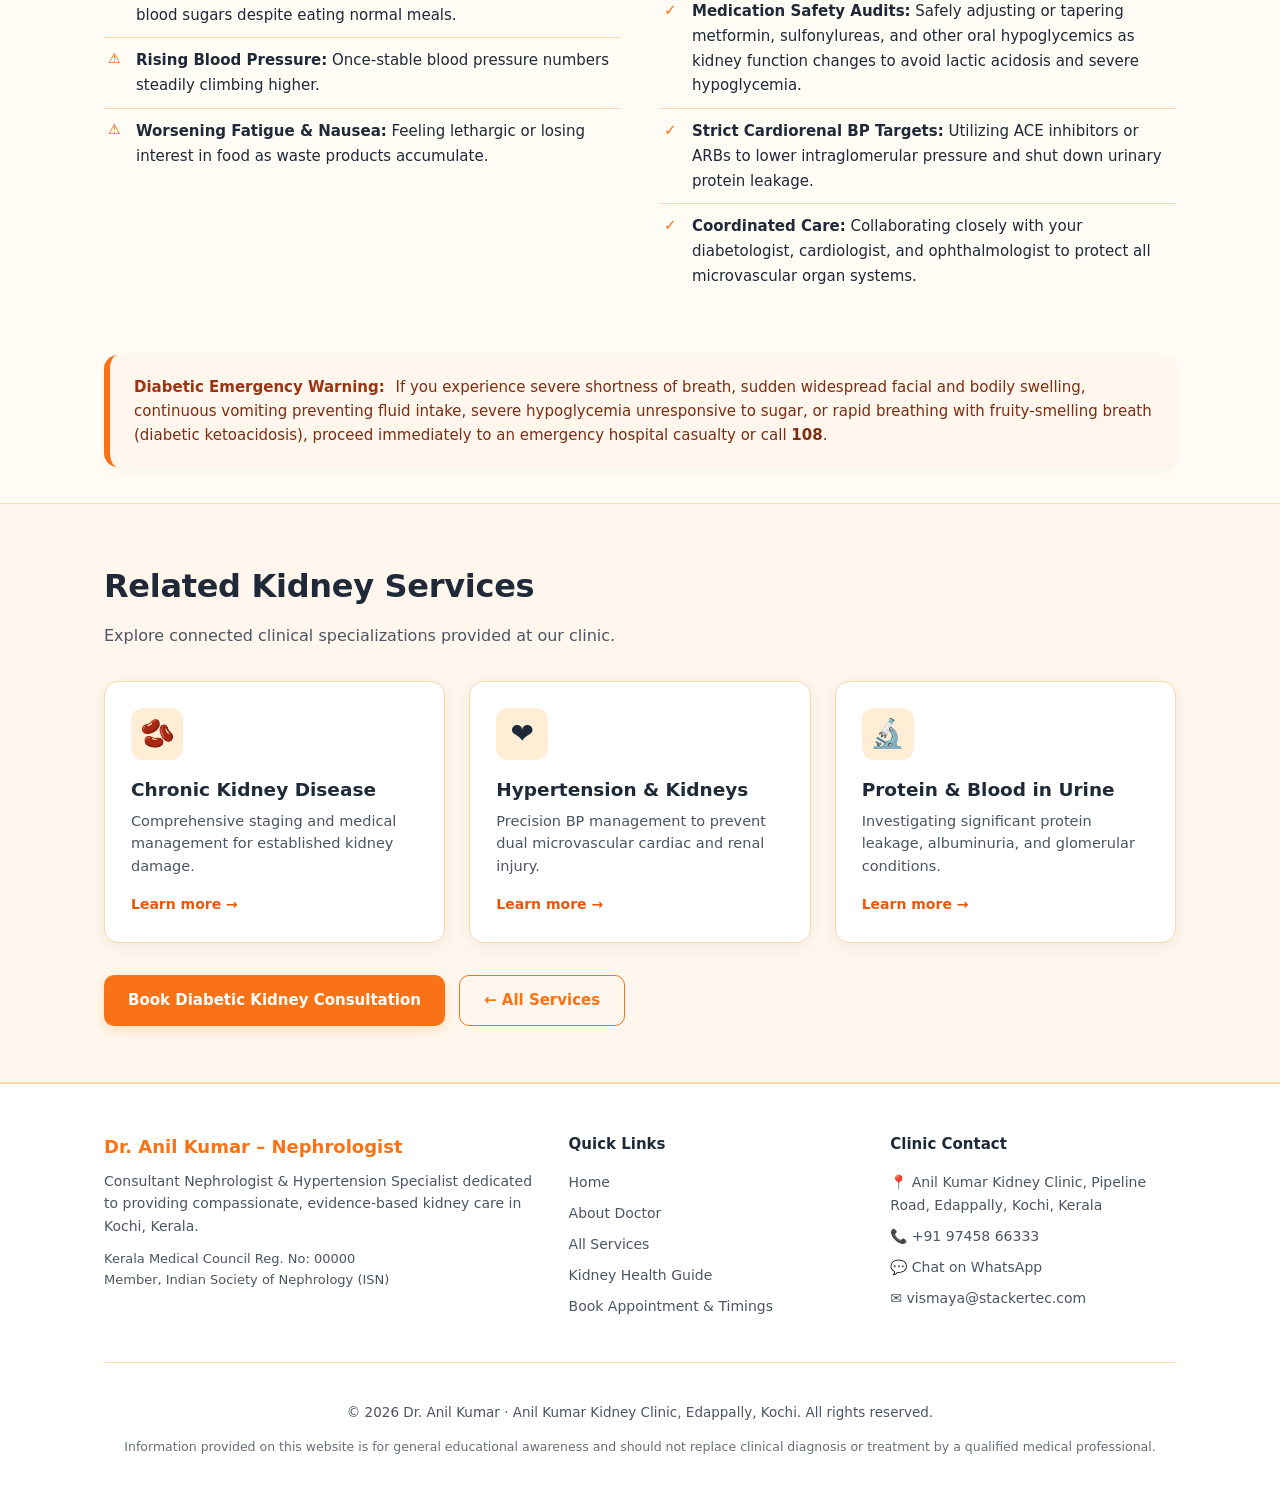
<file: doctor9-website/service-diabetic-kidney-disease.html>
﻿<!DOCTYPE html>
<html lang="en">
<head>
  <meta charset="utf-8">
  <meta name="viewport" content="width=device-width, initial-scale=1, viewport-fit=cover">
  <title>Diabetic Kidney Disease (Nephropathy) | Dr. Anil Kumar – Nephrologist Kochi</title>
  <meta name="description" content="Screening, early microalbuminuria detection, and modern renoprotective medical therapies for Diabetic Kidney Disease in Kochi by Dr. Anil Kumar.">
  <link rel="stylesheet" href="css/style.css">
</head>
<body>

  <!-- Navigation Header -->
  <header>
    <div class="wrap nav">
      <a class="logo" href="index.html">
        <span class="logo-icon">🩺</span>
        <div>
          <span>Dr. Anil Kumar</span>
          <span class="logo-sub">Kidney &amp; Hypertension Clinic</span>
        </div>
      </a>
      <button id="mb" aria-label="Toggle navigation menu" aria-expanded="false">☰</button>
      <nav class="links" id="links">
        <a href="index.html">Home</a>
        <a href="about.html">About</a>
        <a href="services.html" class="active" data-page="services">Services</a>
        <a href="kidney-health.html">Kidney Health</a>
        <a href="contact.html">Contact</a>
        <a class="btn btn-nav" href="contact.html">Book Appointment</a>
      </nav>
    </div>
  </header>

  <!-- Breadcrumbs -->
  <div class="wrap">
    <div class="crumb">
      <a href="index.html">Home</a>
      <span>/</span>
      <a href="services.html">Services</a>
      <span>/</span>
      <span class="current">Diabetic Kidney Disease</span>
    </div>
  </div>

  <!-- Main Content -->
  <main>
    <!-- Service Hero -->
    <section class="compact">
      <div class="wrap">
        <div style="font-size: 48px; margin-bottom: 8px;">🍬</div>
        <span class="tag">Diabetic Nephropathy &amp; Renoprotection</span>
        <h1 style="font-size: clamp(28px, 4.5vw, 42px); margin: 12px 0 16px;">Diabetic Kidney Disease</h1>
        <p class="lead" style="color: var(--muted); font-size: 18px; max-width: 780px; line-height: 1.6;">
          Diabetes is the single most common cause of kidney failure worldwide. Over years of elevated blood sugar, the kidney's delicate microvascular filters become damaged. Early screening and modern therapeutics can halt damage and preserve kidney vitality.
        </p>
      </div>
    </section>

    <!-- Medical Explanation: Progression from Microalbuminuria to CKD -->
    <section class="alt-bg">
      <div class="wrap">
        <h2>How Diabetes Affects the Kidneys</h2>
        <p class="sub">The silent transition from hyperfiltration to microvascular scarring.</p>

        <div class="two">
          <div>
            <h3>The Mechanism of Diabetic Nephropathy</h3>
            <p style="color: var(--muted); font-size: 15.5px; line-height: 1.65; margin-bottom: 16px;">
              In diabetes, chronic high blood glucose causes renal blood vessels to dilate abnormally, forcing excessive blood into the glomerular filters (hyperfiltration). Over time, advanced glycation end-products and oxidative stress thicken the glomerular basement membrane and cause mesangial expansion.
            </p>
            <p style="color: var(--muted); font-size: 15.5px; line-height: 1.65;">
              As the barrier becomes leaky, tiny amounts of albumin slip into the urine (microalbuminuria). If unaddressed, this progresses to overt proteinuria, structural scarring (Kimmelstiel-Wilson nodules), and steady decline in glomerular filtration rate.
            </p>
          </div>

          <div class="card">
            <h3>Did You Know? The "Paradoxical" Hypoglycemia Sign</h3>
            <p style="color: var(--muted); font-size: 14.5px; line-height: 1.6; margin-bottom: 12px;">
              Healthy kidneys metabolize and clear roughly 30% of circulating insulin from the body. As diabetic kidney disease advances:
            </p>
            <ul class="tick" style="font-size: 14px;">
              <li>Insulin stays in the bloodstream significantly longer.</li>
              <li>Patients may notice their blood sugar readings mysteriously improving, or experience sudden low blood sugar (hypoglycemia).</li>
              <li>This is not a sign of diabetes cure, but rather a warning that renal insulin clearance has sharply fallen.</li>
            </ul>
          </div>
        </div>
      </div>
    </section>

    <!-- Signs & How Doctor Helps -->
    <section>
      <div class="wrap two">
        <div>
          <h2>Warning Signs in Diabetic Patients</h2>
          <p class="sub">Key symptoms indicating the kidneys require urgent nephrological attention:</p>
          <ul class="tick warn">
            <li><strong>Foamy or Frothy Urine:</strong> Dense layers of persistent bubbles in the toilet bowl indicating albumin leakage.</li>
            <li><strong>Dependent Edema:</strong> Swelling in the ankles, feet, or puffiness around the eyes on waking up in the morning.</li>
            <li><strong>Unexplained Drop in Insulin / Pill Needs:</strong> Experiencing low blood sugars despite eating normal meals.</li>
            <li><strong>Rising Blood Pressure:</strong> Once-stable blood pressure numbers steadily climbing higher.</li>
            <li><strong>Worsening Fatigue &amp; Nausea:</strong> Feeling lethargic or losing interest in food as waste products accumulate.</li>
          </ul>
        </div>

        <div>
          <h2>How Dr. Anil Kumar Helps</h2>
          <p class="sub">Modern evidence-based renoprotection to shield diabetic kidneys:</p>
          <ul class="tick">
            <li><strong>Sensitive Microalbuminuria Screening:</strong> Ordering and tracking spot Urine Albumin-to-Creatinine Ratio (uACR) to detect leakage years before routine tests notice damage.</li>
            <li><strong>Prescribing Breakthrough Kidney Medicines:</strong> Incorporating modern therapies proven to dramatically slow diabetic renal decline, including SGLT2 inhibitors (dapagliflozin/empagliflozin) and non-steroidal MRAs (finerenone).</li>
            <li><strong>Medication Safety Audits:</strong> Safely adjusting or tapering metformin, sulfonylureas, and other oral hypoglycemics as kidney function changes to avoid lactic acidosis and severe hypoglycemia.</li>
            <li><strong>Strict Cardiorenal BP Targets:</strong> Utilizing ACE inhibitors or ARBs to lower intraglomerular pressure and shut down urinary protein leakage.</li>
            <li><strong>Coordinated Care:</strong> Collaborating closely with your diabetologist, cardiologist, and ophthalmologist to protect all microvascular organ systems.</li>
          </ul>
        </div>
      </div>
    </section>

    <!-- Urgent Care Warning Note -->
    <section class="compact" style="padding-top: 0;">
      <div class="wrap">
        <div class="urgent">
          <b>Diabetic Emergency Warning:</b> If you experience severe shortness of breath, sudden widespread facial and bodily swelling, continuous vomiting preventing fluid intake, severe hypoglycemia unresponsive to sugar, or rapid breathing with fruity-smelling breath (diabetic ketoacidosis), proceed immediately to an emergency hospital casualty or call <strong>108</strong>.
        </div>
      </div>
    </section>

    <!-- Related Services & Actions -->
    <section class="alt-bg">
      <div class="wrap">
        <h2>Related Kidney Services</h2>
        <p class="sub">Explore connected clinical specializations provided at our clinic.</p>

        <div class="grid">
          <a class="card" href="service-ckd.html">
            <div class="ic">🫘</div>
            <h3>Chronic Kidney Disease</h3>
            <p>Comprehensive staging and medical management for established kidney damage.</p>
            <span class="more">Learn more →</span>
          </a>

          <a class="card" href="service-hypertension.html">
            <div class="ic">❤️</div>
            <h3>Hypertension &amp; Kidneys</h3>
            <p>Precision BP management to prevent dual microvascular cardiac and renal injury.</p>
            <span class="more">Learn more →</span>
          </a>

          <a class="card" href="service-protein-in-urine.html">
            <div class="ic">🔬</div>
            <h3>Protein &amp; Blood in Urine</h3>
            <p>Investigating significant protein leakage, albuminuria, and glomerular conditions.</p>
            <span class="more">Learn more →</span>
          </a>
        </div>

        <div style="margin-top: 32px; display: flex; gap: 14px; flex-wrap: wrap;">
          <a class="btn" href="contact.html?service=diabetic-kidney">Book Diabetic Kidney Consultation</a>
          <a class="btn alt" href="services.html">← All Services</a>
        </div>
      </div>
    </section>
  </main>

  <!-- Footer -->
  <footer>
    <div class="wrap">
      <div class="footer-top">
        <div class="footer-brand">
          <h4>Dr. Anil Kumar – Nephrologist</h4>
          <p>Consultant Nephrologist &amp; Hypertension Specialist dedicated to providing compassionate, evidence-based kidney care in Kochi, Kerala.</p>
          <p style="margin-top: 12px; font-size: 13px; color: var(--muted);">
            Kerala Medical Council Reg. No: 00000<br>
            Member, Indian Society of Nephrology (ISN)
          </p>
        </div>
        <div class="footer-col">
          <h5>Quick Links</h5>
          <ul>
            <li><a href="index.html">Home</a></li>
            <li><a href="about.html">About Doctor</a></li>
            <li><a href="services.html">All Services</a></li>
            <li><a href="kidney-health.html">Kidney Health Guide</a></li>
            <li><a href="contact.html">Book Appointment &amp; Timings</a></li>
          </ul>
        </div>
        <div class="footer-col">
          <h5>Clinic Contact</h5>
          <p style="margin: 0 0 8px;">📍 Anil Kumar Kidney Clinic, Pipeline Road, Edappally, Kochi, Kerala</p>
          <p style="margin: 0 0 8px;">📞 <a href="tel:+919745866333">+91 97458 66333</a></p>
          <p style="margin: 0 0 8px;">💬 <a href="https://wa.me/919745866333" target="_blank" rel="noopener">Chat on WhatsApp</a></p>
          <p style="margin: 0;">✉️ <a href="mailto:vismaya@stackertec.com">vismaya@stackertec.com</a></p>
        </div>
      </div>

      <div class="footer-bottom">
        <p>© 2026 Dr. Anil Kumar · Anil Kumar Kidney Clinic, Edappally, Kochi. All rights reserved.</p>
        <p style="font-size: 12.5px; margin-top: 4px; opacity: 0.85;">Information provided on this website is for general educational awareness and should not replace clinical diagnosis or treatment by a qualified medical professional.</p>
      </div>
    </div>
  </footer>
  <!-- WhatsApp Floating Quick Button -->
  <a class="wa-float" href="https://wa.me/919745866333?text=Hello%20Dr.%20Anil%20Kumar%2C%20I%20would%20like%20to%20consult%20regarding%20Diabetic%20Kidney%20Disease." target="_blank" rel="noopener" aria-label="Chat on WhatsApp">
    <svg viewBox="0 0 24 24"><path d="M12.04 2C6.58 2 2.13 6.45 2.13 11.91C2.13 13.66 2.59 15.36 3.45 16.86L2.05 22L7.3 20.62C8.75 21.41 10.38 21.83 12.04 21.83C17.5 21.83 21.95 17.38 21.95 11.92C21.95 9.27 20.92 6.78 19.05 4.91C17.18 3.03 14.69 2 12.04 2M12.05 3.67C14.25 3.67 16.31 4.53 17.87 6.09C19.42 7.65 20.28 9.72 20.28 11.92C20.28 16.46 16.58 20.15 12.04 20.15C10.56 20.15 9.11 19.76 7.85 19L7.55 18.83L4.43 19.65L5.26 16.61L5.06 16.29C4.24 14.99 3.81 13.47 3.81 11.91C3.81 7.37 7.5 3.67 12.05 3.67M9.05 7.42C8.87 7.42 8.57 7.49 8.32 7.76C8.07 8.03 7.36 8.7 7.36 10.05C7.36 11.4 8.35 12.7 8.49 12.88C8.63 13.07 10.42 15.82 13.16 17C15.44 17.98 15.9 17.78 16.39 17.74C16.88 17.69 17.96 17.09 18.18 16.46C18.4 15.84 18.4 15.3 18.34 15.19C18.27 15.08 18.09 15.02 17.82 14.88C17.54 14.75 16.19 14.09 15.94 14C15.69 13.91 15.51 13.86 15.33 14.14C15.14 14.41 14.61 15.08 14.45 15.26C14.29 15.45 14.13 15.47 13.85 15.33C13.58 15.2 12.69 14.9 11.64 13.97C10.82 13.24 10.27 12.34 10.11 12.07C9.95 11.79 10.1 11.64 10.24 11.51C10.36 11.39 10.51 11.2 10.65 11.04C10.79 10.88 10.84 10.76 10.93 10.58C11.02 10.4 10.97 10.24 10.9 10.11C10.84 9.97 10.28 8.6 10.05 8.05C9.82 7.51 9.59 7.59 9.42 7.58C9.26 7.58 9.07 7.42 9.05 7.42Z"/></svg>
    <span>Chat on WhatsApp</span>
  </a>

  <!-- JavaScript -->
  <script src="js/main.js"></script>
</body>
</html>
</file>
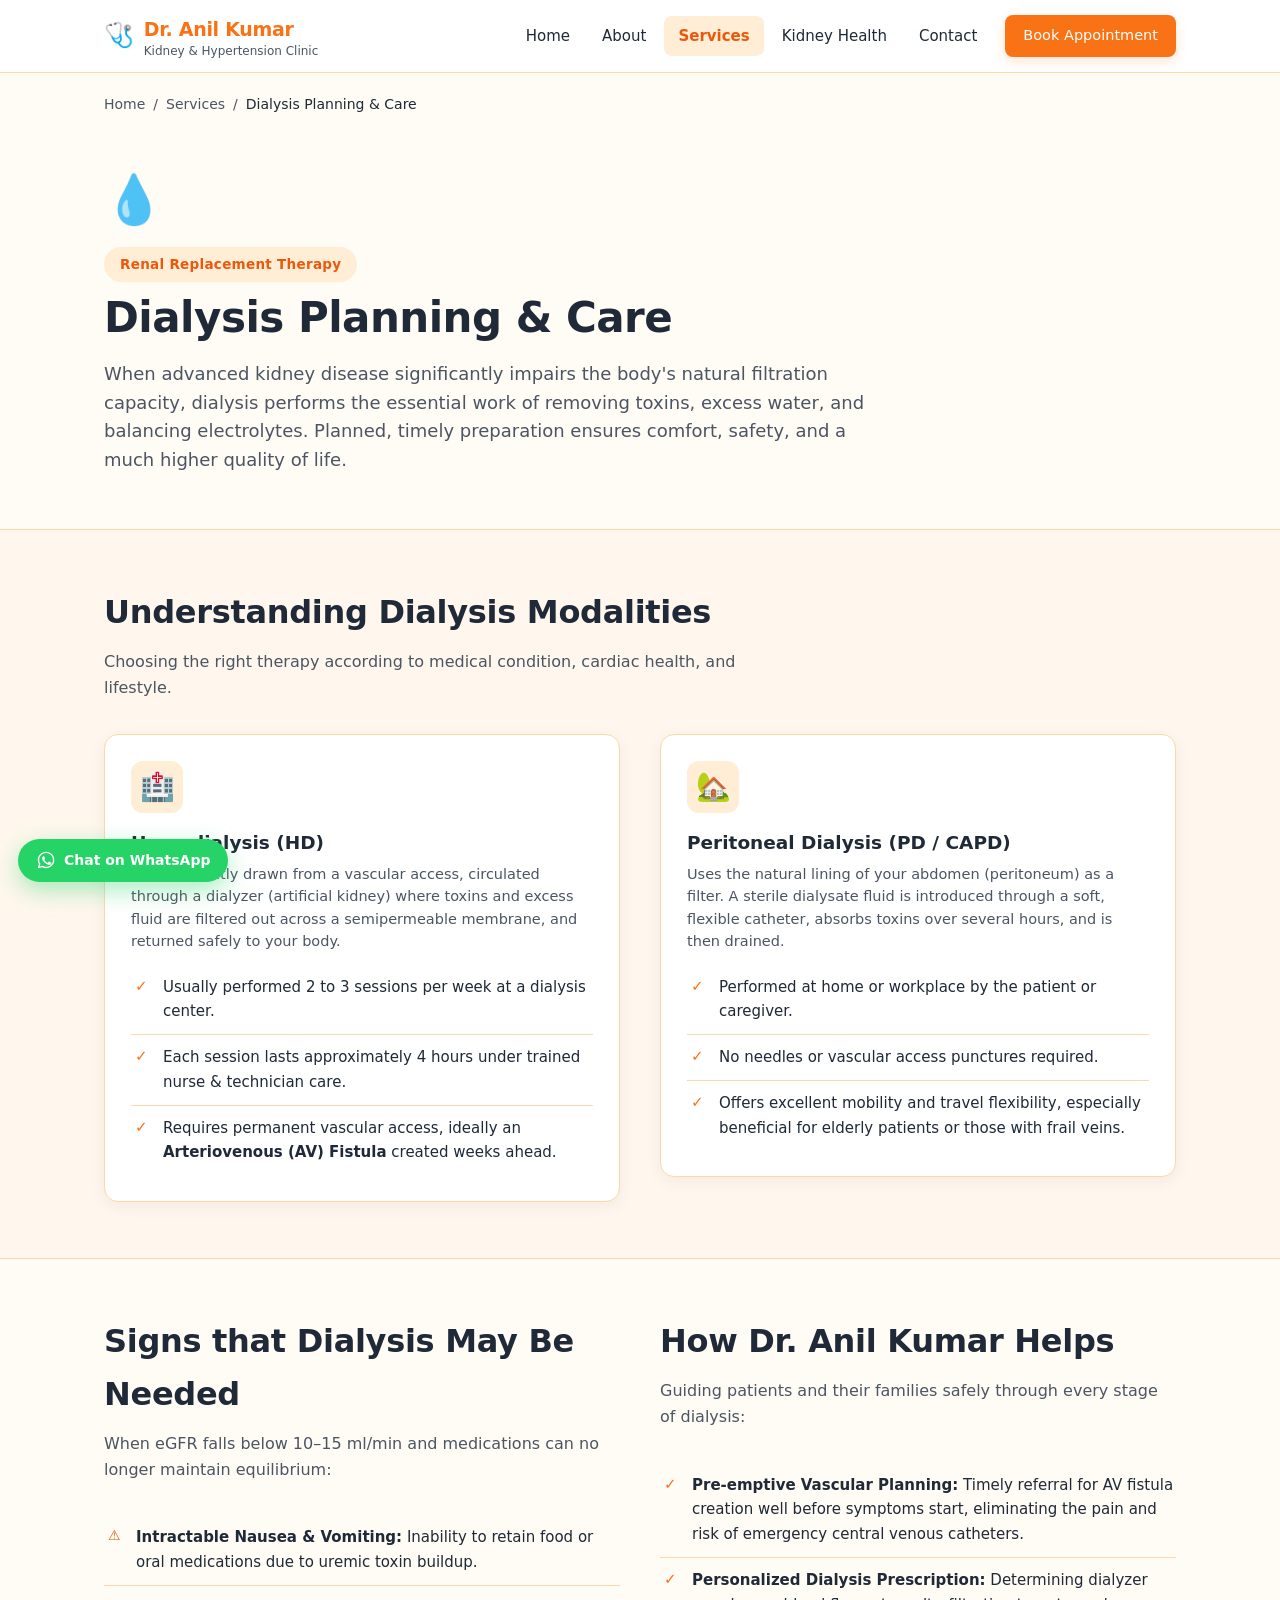
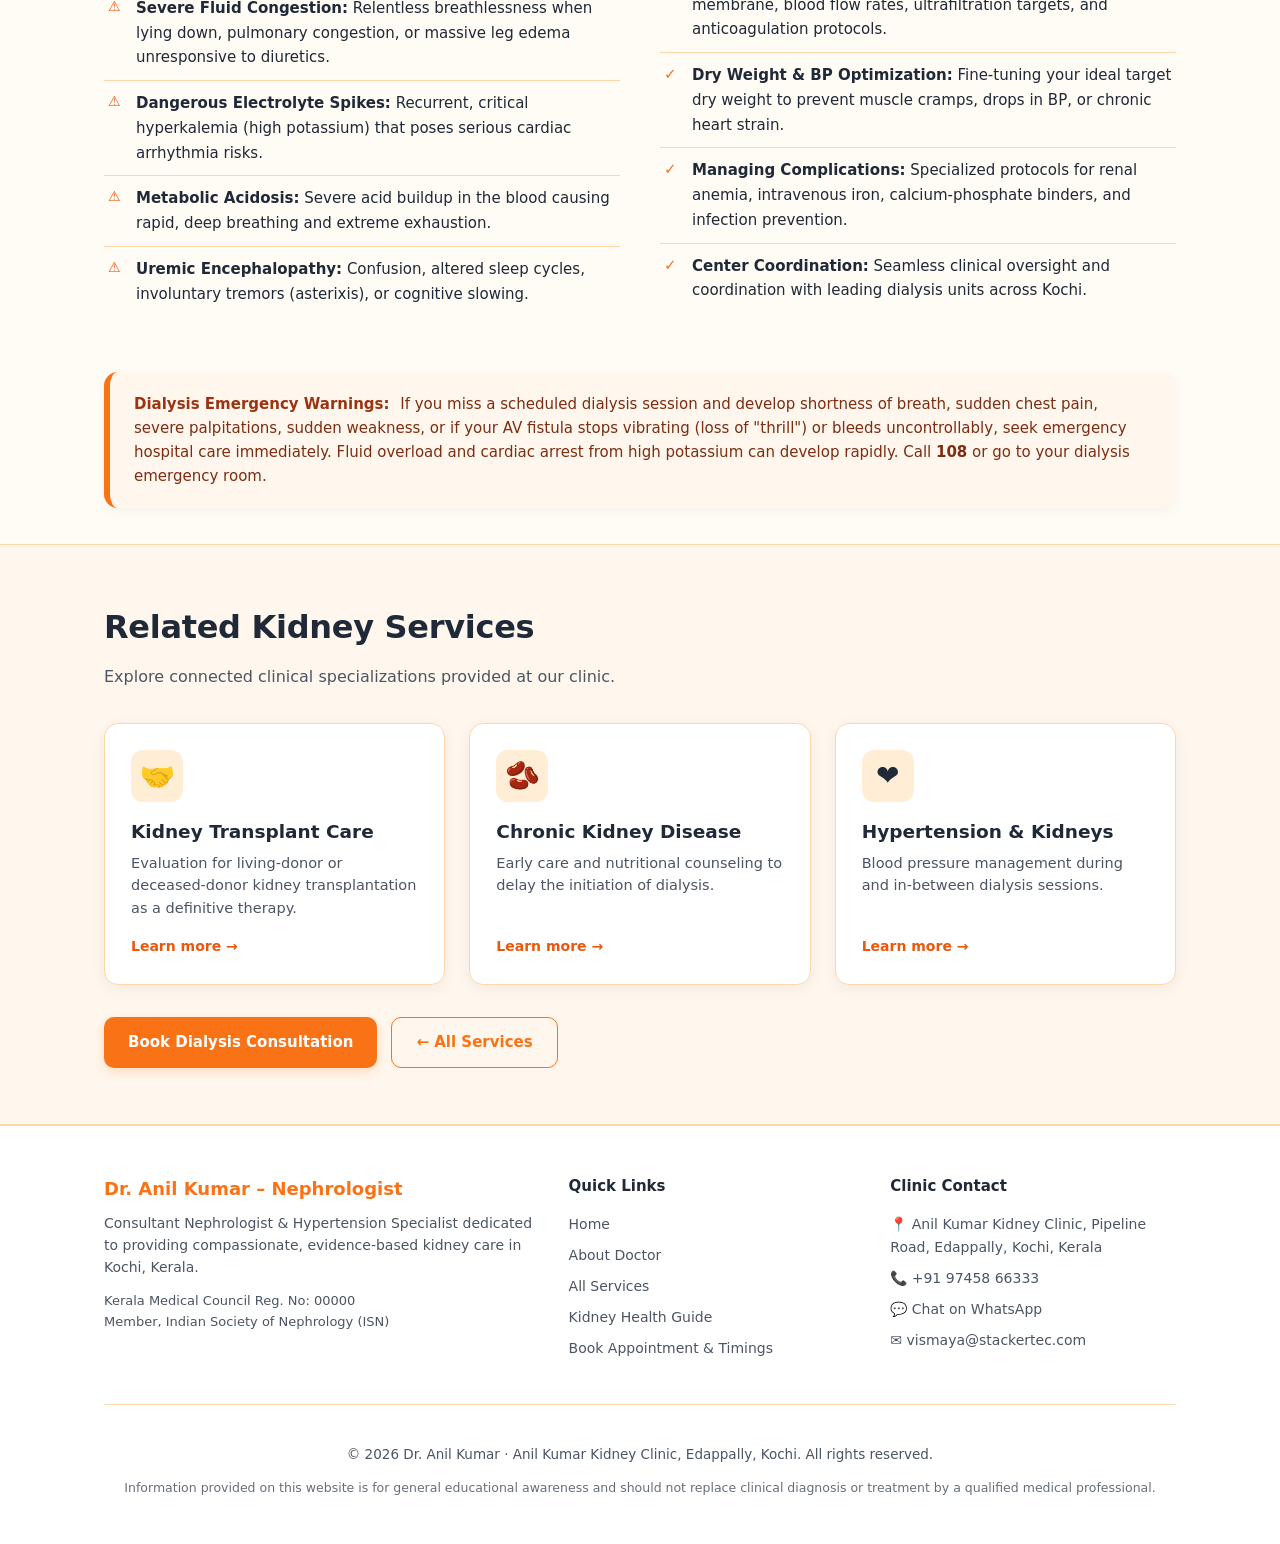
<file: doctor9-website/service-dialysis.html>
﻿<!DOCTYPE html>
<html lang="en">
<head>
  <meta charset="utf-8">
  <meta name="viewport" content="width=device-width, initial-scale=1, viewport-fit=cover">
  <title>Dialysis Planning & Care | Dr. Anil Kumar – Nephrologist Kochi</title>
  <meta name="description" content="Expert dialysis planning, hemodialysis, home peritoneal dialysis (CAPD), and AV fistula care by Dr. Anil Kumar in Kochi, Kerala.">
  <link rel="stylesheet" href="css/style.css">
</head>
<body>

  <!-- Navigation Header -->
  <header>
    <div class="wrap nav">
      <a class="logo" href="index.html">
        <span class="logo-icon">🩺</span>
        <div>
          <span>Dr. Anil Kumar</span>
          <span class="logo-sub">Kidney &amp; Hypertension Clinic</span>
        </div>
      </a>
      <button id="mb" aria-label="Toggle navigation menu" aria-expanded="false">☰</button>
      <nav class="links" id="links">
        <a href="index.html">Home</a>
        <a href="about.html">About</a>
        <a href="services.html" class="active" data-page="services">Services</a>
        <a href="kidney-health.html">Kidney Health</a>
        <a href="contact.html">Contact</a>
        <a class="btn btn-nav" href="contact.html">Book Appointment</a>
      </nav>
    </div>
  </header>

  <!-- Breadcrumbs -->
  <div class="wrap">
    <div class="crumb">
      <a href="index.html">Home</a>
      <span>/</span>
      <a href="services.html">Services</a>
      <span>/</span>
      <span class="current">Dialysis Planning &amp; Care</span>
    </div>
  </div>

  <!-- Main Content -->
  <main>
    <!-- Service Hero -->
    <section class="compact">
      <div class="wrap">
        <div style="font-size: 48px; margin-bottom: 8px;">💧</div>
        <span class="tag">Renal Replacement Therapy</span>
        <h1 style="font-size: clamp(28px, 4.5vw, 42px); margin: 12px 0 16px;">Dialysis Planning &amp; Care</h1>
        <p class="lead" style="color: var(--muted); font-size: 18px; max-width: 780px; line-height: 1.6;">
          When advanced kidney disease significantly impairs the body's natural filtration capacity, dialysis performs the essential work of removing toxins, excess water, and balancing electrolytes. Planned, timely preparation ensures comfort, safety, and a much higher quality of life.
        </p>
      </div>
    </section>

    <!-- Medical Explanation: Hemodialysis vs Peritoneal Dialysis -->
    <section class="alt-bg">
      <div class="wrap">
        <h2>Understanding Dialysis Modalities</h2>
        <p class="sub">Choosing the right therapy according to medical condition, cardiac health, and lifestyle.</p>

        <div class="two">
          <div class="card">
            <div class="ic">🏥</div>
            <h3>Hemodialysis (HD)</h3>
            <p style="margin-bottom: 12px;">
              Blood is gently drawn from a vascular access, circulated through a dialyzer (artificial kidney) where toxins and excess fluid are filtered out across a semipermeable membrane, and returned safely to your body.
            </p>
            <ul class="tick" style="font-size: 14px;">
              <li>Usually performed 2 to 3 sessions per week at a dialysis center.</li>
              <li>Each session lasts approximately 4 hours under trained nurse &amp; technician care.</li>
              <li>Requires permanent vascular access, ideally an <strong>Arteriovenous (AV) Fistula</strong> created weeks ahead.</li>
            </ul>
          </div>

          <div class="card">
            <div class="ic">🏡</div>
            <h3>Peritoneal Dialysis (PD / CAPD)</h3>
            <p style="margin-bottom: 12px;">
              Uses the natural lining of your abdomen (peritoneum) as a filter. A sterile dialysate fluid is introduced through a soft, flexible catheter, absorbs toxins over several hours, and is then drained.
            </p>
            <ul class="tick" style="font-size: 14px;">
              <li>Performed at home or workplace by the patient or caregiver.</li>
              <li>No needles or vascular access punctures required.</li>
              <li>Offers excellent mobility and travel flexibility, especially beneficial for elderly patients or those with frail veins.</li>
            </ul>
          </div>
        </div>
      </div>
    </section>

    <!-- Signs & How Doctor Helps -->
    <section>
      <div class="wrap two">
        <div>
          <h2>Signs that Dialysis May Be Needed</h2>
          <p class="sub">When eGFR falls below 10–15 ml/min and medications can no longer maintain equilibrium:</p>
          <ul class="tick warn">
            <li><strong>Intractable Nausea &amp; Vomiting:</strong> Inability to retain food or oral medications due to uremic toxin buildup.</li>
            <li><strong>Severe Fluid Congestion:</strong> Relentless breathlessness when lying down, pulmonary congestion, or massive leg edema unresponsive to diuretics.</li>
            <li><strong>Dangerous Electrolyte Spikes:</strong> Recurrent, critical hyperkalemia (high potassium) that poses serious cardiac arrhythmia risks.</li>
            <li><strong>Metabolic Acidosis:</strong> Severe acid buildup in the blood causing rapid, deep breathing and extreme exhaustion.</li>
            <li><strong>Uremic Encephalopathy:</strong> Confusion, altered sleep cycles, involuntary tremors (asterixis), or cognitive slowing.</li>
          </ul>
        </div>

        <div>
          <h2>How Dr. Anil Kumar Helps</h2>
          <p class="sub">Guiding patients and their families safely through every stage of dialysis:</p>
          <ul class="tick">
            <li><strong>Pre-emptive Vascular Planning:</strong> Timely referral for AV fistula creation well before symptoms start, eliminating the pain and risk of emergency central venous catheters.</li>
            <li><strong>Personalized Dialysis Prescription:</strong> Determining dialyzer membrane, blood flow rates, ultrafiltration targets, and anticoagulation protocols.</li>
            <li><strong>Dry Weight &amp; BP Optimization:</strong> Fine-tuning your ideal target dry weight to prevent muscle cramps, drops in BP, or chronic heart strain.</li>
            <li><strong>Managing Complications:</strong> Specialized protocols for renal anemia, intravenous iron, calcium-phosphate binders, and infection prevention.</li>
            <li><strong>Center Coordination:</strong> Seamless clinical oversight and coordination with leading dialysis units across Kochi.</li>
          </ul>
        </div>
      </div>
    </section>

    <!-- Urgent Care Warning Note -->
    <section class="compact" style="padding-top: 0;">
      <div class="wrap">
        <div class="urgent">
          <b>Dialysis Emergency Warnings:</b> If you miss a scheduled dialysis session and develop shortness of breath, sudden chest pain, severe palpitations, sudden weakness, or if your AV fistula stops vibrating (loss of "thrill") or bleeds uncontrollably, seek emergency hospital care immediately. Fluid overload and cardiac arrest from high potassium can develop rapidly. Call <strong>108</strong> or go to your dialysis emergency room.
        </div>
      </div>
    </section>

    <!-- Related Services & Actions -->
    <section class="alt-bg">
      <div class="wrap">
        <h2>Related Kidney Services</h2>
        <p class="sub">Explore connected clinical specializations provided at our clinic.</p>

        <div class="grid">
          <a class="card" href="service-kidney-transplant.html">
            <div class="ic">🤝</div>
            <h3>Kidney Transplant Care</h3>
            <p>Evaluation for living-donor or deceased-donor kidney transplantation as a definitive therapy.</p>
            <span class="more">Learn more →</span>
          </a>

          <a class="card" href="service-ckd.html">
            <div class="ic">🫘</div>
            <h3>Chronic Kidney Disease</h3>
            <p>Early care and nutritional counseling to delay the initiation of dialysis.</p>
            <span class="more">Learn more →</span>
          </a>

          <a class="card" href="service-hypertension.html">
            <div class="ic">❤️</div>
            <h3>Hypertension &amp; Kidneys</h3>
            <p>Blood pressure management during and in-between dialysis sessions.</p>
            <span class="more">Learn more →</span>
          </a>
        </div>

        <div style="margin-top: 32px; display: flex; gap: 14px; flex-wrap: wrap;">
          <a class="btn" href="contact.html?service=dialysis">Book Dialysis Consultation</a>
          <a class="btn alt" href="services.html">← All Services</a>
        </div>
      </div>
    </section>
  </main>

  <!-- Footer -->
  <footer>
    <div class="wrap">
      <div class="footer-top">
        <div class="footer-brand">
          <h4>Dr. Anil Kumar – Nephrologist</h4>
          <p>Consultant Nephrologist &amp; Hypertension Specialist dedicated to providing compassionate, evidence-based kidney care in Kochi, Kerala.</p>
          <p style="margin-top: 12px; font-size: 13px; color: var(--muted);">
            Kerala Medical Council Reg. No: 00000<br>
            Member, Indian Society of Nephrology (ISN)
          </p>
        </div>
        <div class="footer-col">
          <h5>Quick Links</h5>
          <ul>
            <li><a href="index.html">Home</a></li>
            <li><a href="about.html">About Doctor</a></li>
            <li><a href="services.html">All Services</a></li>
            <li><a href="kidney-health.html">Kidney Health Guide</a></li>
            <li><a href="contact.html">Book Appointment &amp; Timings</a></li>
          </ul>
        </div>
        <div class="footer-col">
          <h5>Clinic Contact</h5>
          <p style="margin: 0 0 8px;">📍 Anil Kumar Kidney Clinic, Pipeline Road, Edappally, Kochi, Kerala</p>
          <p style="margin: 0 0 8px;">📞 <a href="tel:+919745866333">+91 97458 66333</a></p>
          <p style="margin: 0 0 8px;">💬 <a href="https://wa.me/919745866333" target="_blank" rel="noopener">Chat on WhatsApp</a></p>
          <p style="margin: 0;">✉️ <a href="mailto:vismaya@stackertec.com">vismaya@stackertec.com</a></p>
        </div>
      </div>

      <div class="footer-bottom">
        <p>© 2026 Dr. Anil Kumar · Anil Kumar Kidney Clinic, Edappally, Kochi. All rights reserved.</p>
        <p style="font-size: 12.5px; margin-top: 4px; opacity: 0.85;">Information provided on this website is for general educational awareness and should not replace clinical diagnosis or treatment by a qualified medical professional.</p>
      </div>
    </div>
  </footer>
  <!-- WhatsApp Floating Quick Button -->
  <a class="wa-float" href="https://wa.me/919745866333?text=Hello%20Dr.%20Anil%20Kumar%2C%20I%20would%20like%20to%20consult%20regarding%20Dialysis%20Care." target="_blank" rel="noopener" aria-label="Chat on WhatsApp">
    <svg viewBox="0 0 24 24"><path d="M12.04 2C6.58 2 2.13 6.45 2.13 11.91C2.13 13.66 2.59 15.36 3.45 16.86L2.05 22L7.3 20.62C8.75 21.41 10.38 21.83 12.04 21.83C17.5 21.83 21.95 17.38 21.95 11.92C21.95 9.27 20.92 6.78 19.05 4.91C17.18 3.03 14.69 2 12.04 2M12.05 3.67C14.25 3.67 16.31 4.53 17.87 6.09C19.42 7.65 20.28 9.72 20.28 11.92C20.28 16.46 16.58 20.15 12.04 20.15C10.56 20.15 9.11 19.76 7.85 19L7.55 18.83L4.43 19.65L5.26 16.61L5.06 16.29C4.24 14.99 3.81 13.47 3.81 11.91C3.81 7.37 7.5 3.67 12.05 3.67M9.05 7.42C8.87 7.42 8.57 7.49 8.32 7.76C8.07 8.03 7.36 8.7 7.36 10.05C7.36 11.4 8.35 12.7 8.49 12.88C8.63 13.07 10.42 15.82 13.16 17C15.44 17.98 15.9 17.78 16.39 17.74C16.88 17.69 17.96 17.09 18.18 16.46C18.4 15.84 18.4 15.3 18.34 15.19C18.27 15.08 18.09 15.02 17.82 14.88C17.54 14.75 16.19 14.09 15.94 14C15.69 13.91 15.51 13.86 15.33 14.14C15.14 14.41 14.61 15.08 14.45 15.26C14.29 15.45 14.13 15.47 13.85 15.33C13.58 15.2 12.69 14.9 11.64 13.97C10.82 13.24 10.27 12.34 10.11 12.07C9.95 11.79 10.1 11.64 10.24 11.51C10.36 11.39 10.51 11.2 10.65 11.04C10.79 10.88 10.84 10.76 10.93 10.58C11.02 10.4 10.97 10.24 10.9 10.11C10.84 9.97 10.28 8.6 10.05 8.05C9.82 7.51 9.59 7.59 9.42 7.58C9.26 7.58 9.07 7.42 9.05 7.42Z"/></svg>
    <span>Chat on WhatsApp</span>
  </a>

  <!-- JavaScript -->
  <script src="js/main.js"></script>
</body>
</html>
</file>
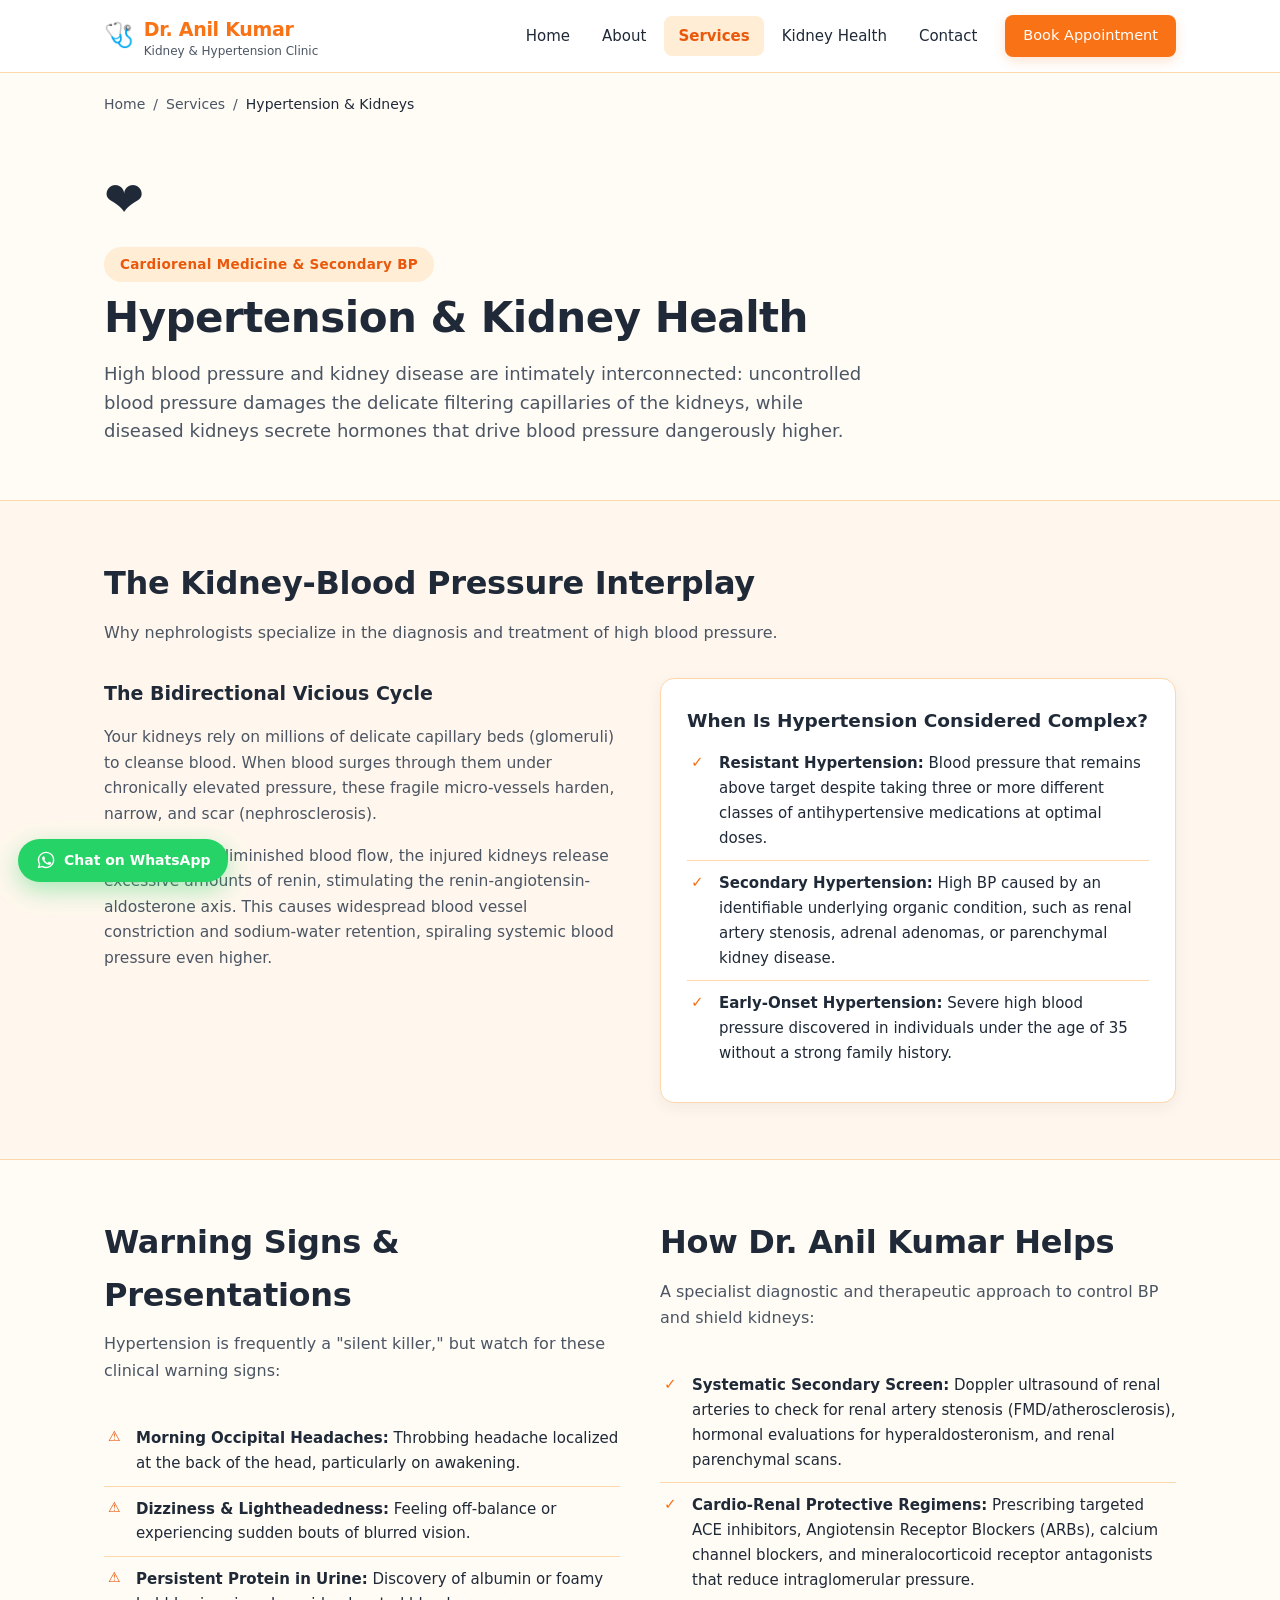
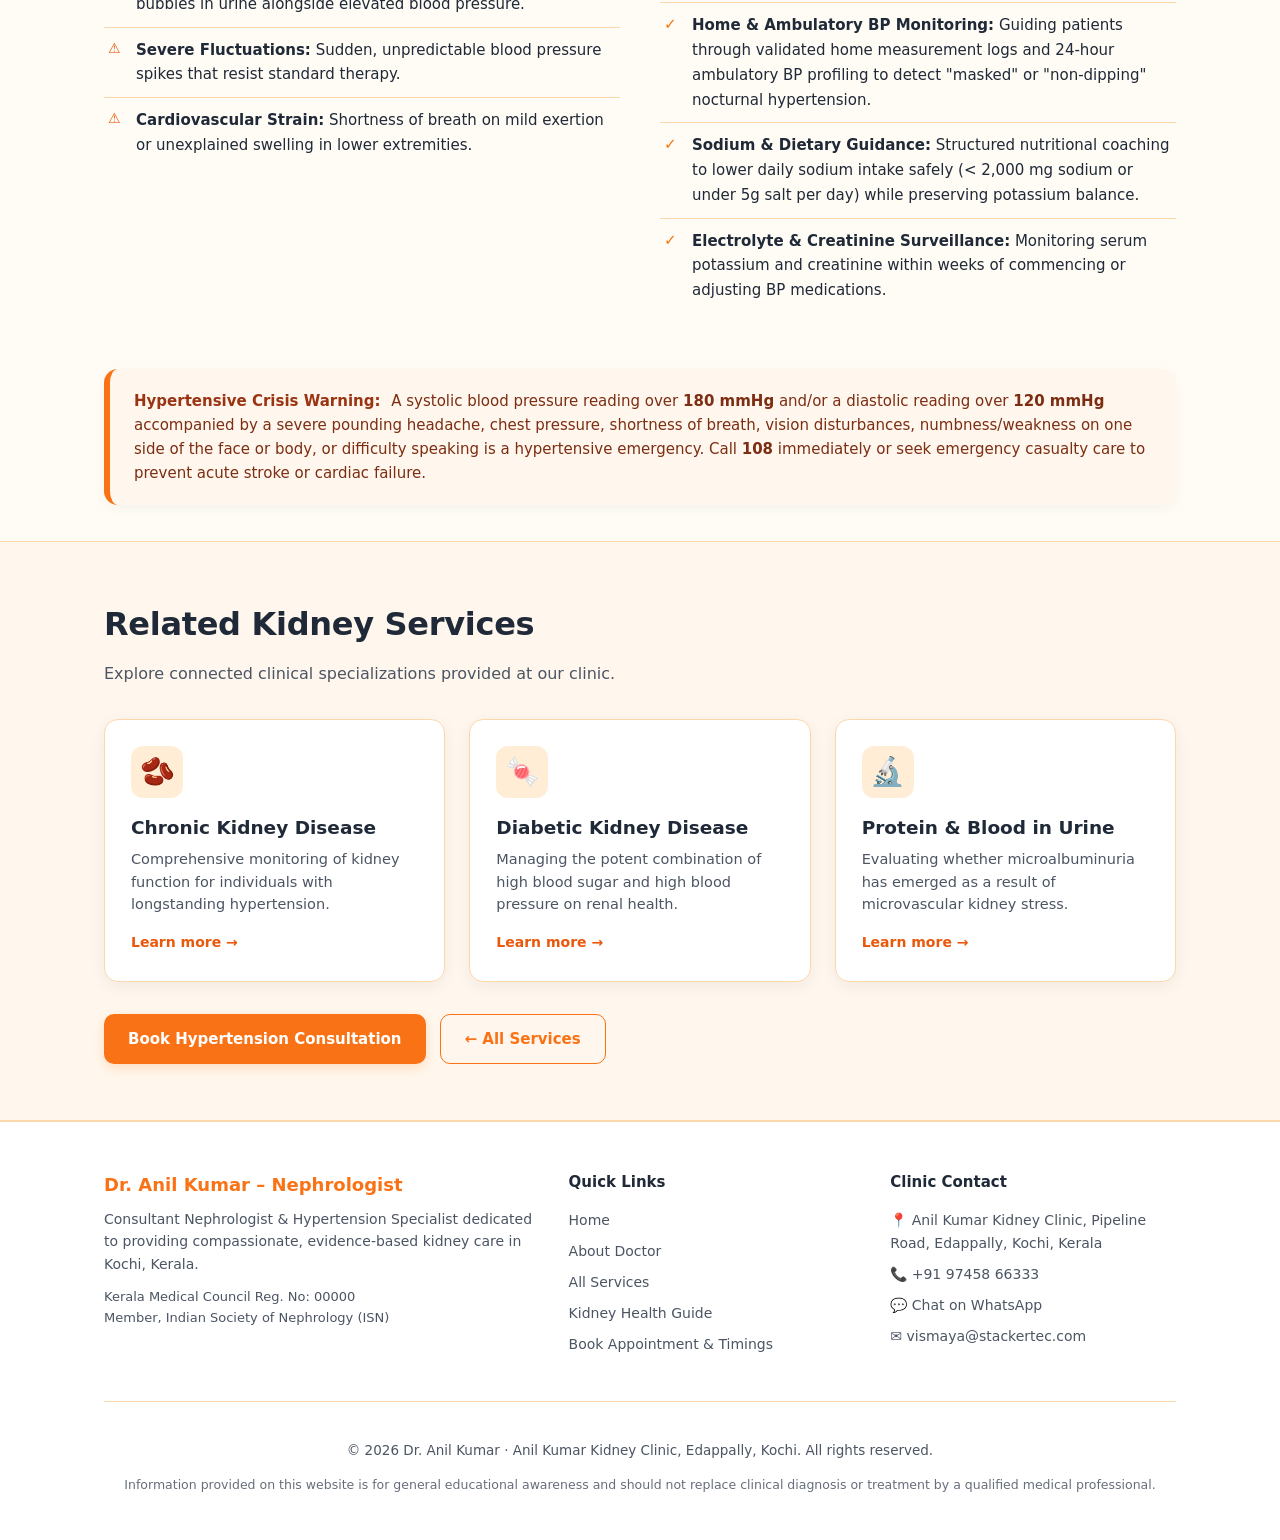
<file: doctor9-website/service-hypertension.html>
﻿<!DOCTYPE html>
<html lang="en">
<head>
  <meta charset="utf-8">
  <meta name="viewport" content="width=device-width, initial-scale=1, viewport-fit=cover">
  <title>Hypertension & Kidney Health | Dr. Anil Kumar – Nephrologist Kochi</title>
  <meta name="description" content="Specialized management of resistant, secondary, and renal hypertension in Kochi by Dr. Anil Kumar. Protect your kidney filters and heart.">
  <link rel="stylesheet" href="css/style.css">
</head>
<body>

  <!-- Navigation Header -->
  <header>
    <div class="wrap nav">
      <a class="logo" href="index.html">
        <span class="logo-icon">🩺</span>
        <div>
          <span>Dr. Anil Kumar</span>
          <span class="logo-sub">Kidney &amp; Hypertension Clinic</span>
        </div>
      </a>
      <button id="mb" aria-label="Toggle navigation menu" aria-expanded="false">☰</button>
      <nav class="links" id="links">
        <a href="index.html">Home</a>
        <a href="about.html">About</a>
        <a href="services.html" class="active" data-page="services">Services</a>
        <a href="kidney-health.html">Kidney Health</a>
        <a href="contact.html">Contact</a>
        <a class="btn btn-nav" href="contact.html">Book Appointment</a>
      </nav>
    </div>
  </header>

  <!-- Breadcrumbs -->
  <div class="wrap">
    <div class="crumb">
      <a href="index.html">Home</a>
      <span>/</span>
      <a href="services.html">Services</a>
      <span>/</span>
      <span class="current">Hypertension &amp; Kidneys</span>
    </div>
  </div>

  <!-- Main Content -->
  <main>
    <!-- Service Hero -->
    <section class="compact">
      <div class="wrap">
        <div style="font-size: 48px; margin-bottom: 8px;">❤️</div>
        <span class="tag">Cardiorenal Medicine &amp; Secondary BP</span>
        <h1 style="font-size: clamp(28px, 4.5vw, 42px); margin: 12px 0 16px;">Hypertension &amp; Kidney Health</h1>
        <p class="lead" style="color: var(--muted); font-size: 18px; max-width: 780px; line-height: 1.6;">
          High blood pressure and kidney disease are intimately interconnected: uncontrolled blood pressure damages the delicate filtering capillaries of the kidneys, while diseased kidneys secrete hormones that drive blood pressure dangerously higher.
        </p>
      </div>
    </section>

    <!-- Medical Explanation: The Two-Way Connection -->
    <section class="alt-bg">
      <div class="wrap">
        <h2>The Kidney-Blood Pressure Interplay</h2>
        <p class="sub">Why nephrologists specialize in the diagnosis and treatment of high blood pressure.</p>

        <div class="two">
          <div>
            <h3>The Bidirectional Vicious Cycle</h3>
            <p style="color: var(--muted); font-size: 15.5px; line-height: 1.65; margin-bottom: 16px;">
              Your kidneys rely on millions of delicate capillary beds (glomeruli) to cleanse blood. When blood surges through them under chronically elevated pressure, these fragile micro-vessels harden, narrow, and scar (nephrosclerosis).
            </p>
            <p style="color: var(--muted); font-size: 15.5px; line-height: 1.65;">
              In response to diminished blood flow, the injured kidneys release excessive amounts of renin, stimulating the renin-angiotensin-aldosterone axis. This causes widespread blood vessel constriction and sodium-water retention, spiraling systemic blood pressure even higher.
            </p>
          </div>

          <div class="card">
            <h3>When Is Hypertension Considered Complex?</h3>
            <ul class="tick" style="font-size: 14.5px;">
              <li><strong>Resistant Hypertension:</strong> Blood pressure that remains above target despite taking three or more different classes of antihypertensive medications at optimal doses.</li>
              <li><strong>Secondary Hypertension:</strong> High BP caused by an identifiable underlying organic condition, such as renal artery stenosis, adrenal adenomas, or parenchymal kidney disease.</li>
              <li><strong>Early-Onset Hypertension:</strong> Severe high blood pressure discovered in individuals under the age of 35 without a strong family history.</li>
            </ul>
          </div>
        </div>
      </div>
    </section>

    <!-- Signs & How Doctor Helps -->
    <section>
      <div class="wrap two">
        <div>
          <h2>Warning Signs &amp; Presentations</h2>
          <p class="sub">Hypertension is frequently a "silent killer," but watch for these clinical warning signs:</p>
          <ul class="tick warn">
            <li><strong>Morning Occipital Headaches:</strong> Throbbing headache localized at the back of the head, particularly on awakening.</li>
            <li><strong>Dizziness &amp; Lightheadedness:</strong> Feeling off-balance or experiencing sudden bouts of blurred vision.</li>
            <li><strong>Persistent Protein in Urine:</strong> Discovery of albumin or foamy bubbles in urine alongside elevated blood pressure.</li>
            <li><strong>Severe Fluctuations:</strong> Sudden, unpredictable blood pressure spikes that resist standard therapy.</li>
            <li><strong>Cardiovascular Strain:</strong> Shortness of breath on mild exertion or unexplained swelling in lower extremities.</li>
          </ul>
        </div>

        <div>
          <h2>How Dr. Anil Kumar Helps</h2>
          <p class="sub">A specialist diagnostic and therapeutic approach to control BP and shield kidneys:</p>
          <ul class="tick">
            <li><strong>Systematic Secondary Screen:</strong> Doppler ultrasound of renal arteries to check for renal artery stenosis (FMD/atherosclerosis), hormonal evaluations for hyperaldosteronism, and renal parenchymal scans.</li>
            <li><strong>Cardio-Renal Protective Regimens:</strong> Prescribing targeted ACE inhibitors, Angiotensin Receptor Blockers (ARBs), calcium channel blockers, and mineralocorticoid receptor antagonists that reduce intraglomerular pressure.</li>
            <li><strong>Home &amp; Ambulatory BP Monitoring:</strong> Guiding patients through validated home measurement logs and 24-hour ambulatory BP profiling to detect "masked" or "non-dipping" nocturnal hypertension.</li>
            <li><strong>Sodium &amp; Dietary Guidance:</strong> Structured nutritional coaching to lower daily sodium intake safely (&lt; 2,000 mg sodium or under 5g salt per day) while preserving potassium balance.</li>
            <li><strong>Electrolyte &amp; Creatinine Surveillance:</strong> Monitoring serum potassium and creatinine within weeks of commencing or adjusting BP medications.</li>
          </ul>
        </div>
      </div>
    </section>

    <!-- Urgent Care Warning Note -->
    <section class="compact" style="padding-top: 0;">
      <div class="wrap">
        <div class="urgent">
          <b>Hypertensive Crisis Warning:</b> A systolic blood pressure reading over <strong>180 mmHg</strong> and/or a diastolic reading over <strong>120 mmHg</strong> accompanied by a severe pounding headache, chest pressure, shortness of breath, vision disturbances, numbness/weakness on one side of the face or body, or difficulty speaking is a hypertensive emergency. Call <strong>108</strong> immediately or seek emergency casualty care to prevent acute stroke or cardiac failure.
        </div>
      </div>
    </section>

    <!-- Related Services & Actions -->
    <section class="alt-bg">
      <div class="wrap">
        <h2>Related Kidney Services</h2>
        <p class="sub">Explore connected clinical specializations provided at our clinic.</p>

        <div class="grid">
          <a class="card" href="service-ckd.html">
            <div class="ic">🫘</div>
            <h3>Chronic Kidney Disease</h3>
            <p>Comprehensive monitoring of kidney function for individuals with longstanding hypertension.</p>
            <span class="more">Learn more →</span>
          </a>

          <a class="card" href="service-diabetic-kidney-disease.html">
            <div class="ic">🍬</div>
            <h3>Diabetic Kidney Disease</h3>
            <p>Managing the potent combination of high blood sugar and high blood pressure on renal health.</p>
            <span class="more">Learn more →</span>
          </a>

          <a class="card" href="service-protein-in-urine.html">
            <div class="ic">🔬</div>
            <h3>Protein &amp; Blood in Urine</h3>
            <p>Evaluating whether microalbuminuria has emerged as a result of microvascular kidney stress.</p>
            <span class="more">Learn more →</span>
          </a>
        </div>

        <div style="margin-top: 32px; display: flex; gap: 14px; flex-wrap: wrap;">
          <a class="btn" href="contact.html?service=hypertension">Book Hypertension Consultation</a>
          <a class="btn alt" href="services.html">← All Services</a>
        </div>
      </div>
    </section>
  </main>

  <!-- Footer -->
  <footer>
    <div class="wrap">
      <div class="footer-top">
        <div class="footer-brand">
          <h4>Dr. Anil Kumar – Nephrologist</h4>
          <p>Consultant Nephrologist &amp; Hypertension Specialist dedicated to providing compassionate, evidence-based kidney care in Kochi, Kerala.</p>
          <p style="margin-top: 12px; font-size: 13px; color: var(--muted);">
            Kerala Medical Council Reg. No: 00000<br>
            Member, Indian Society of Nephrology (ISN)
          </p>
        </div>
        <div class="footer-col">
          <h5>Quick Links</h5>
          <ul>
            <li><a href="index.html">Home</a></li>
            <li><a href="about.html">About Doctor</a></li>
            <li><a href="services.html">All Services</a></li>
            <li><a href="kidney-health.html">Kidney Health Guide</a></li>
            <li><a href="contact.html">Book Appointment &amp; Timings</a></li>
          </ul>
        </div>
        <div class="footer-col">
          <h5>Clinic Contact</h5>
          <p style="margin: 0 0 8px;">📍 Anil Kumar Kidney Clinic, Pipeline Road, Edappally, Kochi, Kerala</p>
          <p style="margin: 0 0 8px;">📞 <a href="tel:+919745866333">+91 97458 66333</a></p>
          <p style="margin: 0 0 8px;">💬 <a href="https://wa.me/919745866333" target="_blank" rel="noopener">Chat on WhatsApp</a></p>
          <p style="margin: 0;">✉️ <a href="mailto:vismaya@stackertec.com">vismaya@stackertec.com</a></p>
        </div>
      </div>

      <div class="footer-bottom">
        <p>© 2026 Dr. Anil Kumar · Anil Kumar Kidney Clinic, Edappally, Kochi. All rights reserved.</p>
        <p style="font-size: 12.5px; margin-top: 4px; opacity: 0.85;">Information provided on this website is for general educational awareness and should not replace clinical diagnosis or treatment by a qualified medical professional.</p>
      </div>
    </div>
  </footer>
  <!-- WhatsApp Floating Quick Button -->
  <a class="wa-float" href="https://wa.me/919745866333?text=Hello%20Dr.%20Anil%20Kumar%2C%20I%20would%20like%20to%20consult%20regarding%20Hypertension%20and%20Kidneys." target="_blank" rel="noopener" aria-label="Chat on WhatsApp">
    <svg viewBox="0 0 24 24"><path d="M12.04 2C6.58 2 2.13 6.45 2.13 11.91C2.13 13.66 2.59 15.36 3.45 16.86L2.05 22L7.3 20.62C8.75 21.41 10.38 21.83 12.04 21.83C17.5 21.83 21.95 17.38 21.95 11.92C21.95 9.27 20.92 6.78 19.05 4.91C17.18 3.03 14.69 2 12.04 2M12.05 3.67C14.25 3.67 16.31 4.53 17.87 6.09C19.42 7.65 20.28 9.72 20.28 11.92C20.28 16.46 16.58 20.15 12.04 20.15C10.56 20.15 9.11 19.76 7.85 19L7.55 18.83L4.43 19.65L5.26 16.61L5.06 16.29C4.24 14.99 3.81 13.47 3.81 11.91C3.81 7.37 7.5 3.67 12.05 3.67M9.05 7.42C8.87 7.42 8.57 7.49 8.32 7.76C8.07 8.03 7.36 8.7 7.36 10.05C7.36 11.4 8.35 12.7 8.49 12.88C8.63 13.07 10.42 15.82 13.16 17C15.44 17.98 15.9 17.78 16.39 17.74C16.88 17.69 17.96 17.09 18.18 16.46C18.4 15.84 18.4 15.3 18.34 15.19C18.27 15.08 18.09 15.02 17.82 14.88C17.54 14.75 16.19 14.09 15.94 14C15.69 13.91 15.51 13.86 15.33 14.14C15.14 14.41 14.61 15.08 14.45 15.26C14.29 15.45 14.13 15.47 13.85 15.33C13.58 15.2 12.69 14.9 11.64 13.97C10.82 13.24 10.27 12.34 10.11 12.07C9.95 11.79 10.1 11.64 10.24 11.51C10.36 11.39 10.51 11.2 10.65 11.04C10.79 10.88 10.84 10.76 10.93 10.58C11.02 10.4 10.97 10.24 10.9 10.11C10.84 9.97 10.28 8.6 10.05 8.05C9.82 7.51 9.59 7.59 9.42 7.58C9.26 7.58 9.07 7.42 9.05 7.42Z"/></svg>
    <span>Chat on WhatsApp</span>
  </a>

  <!-- JavaScript -->
  <script src="js/main.js"></script>
</body>
</html>
</file>
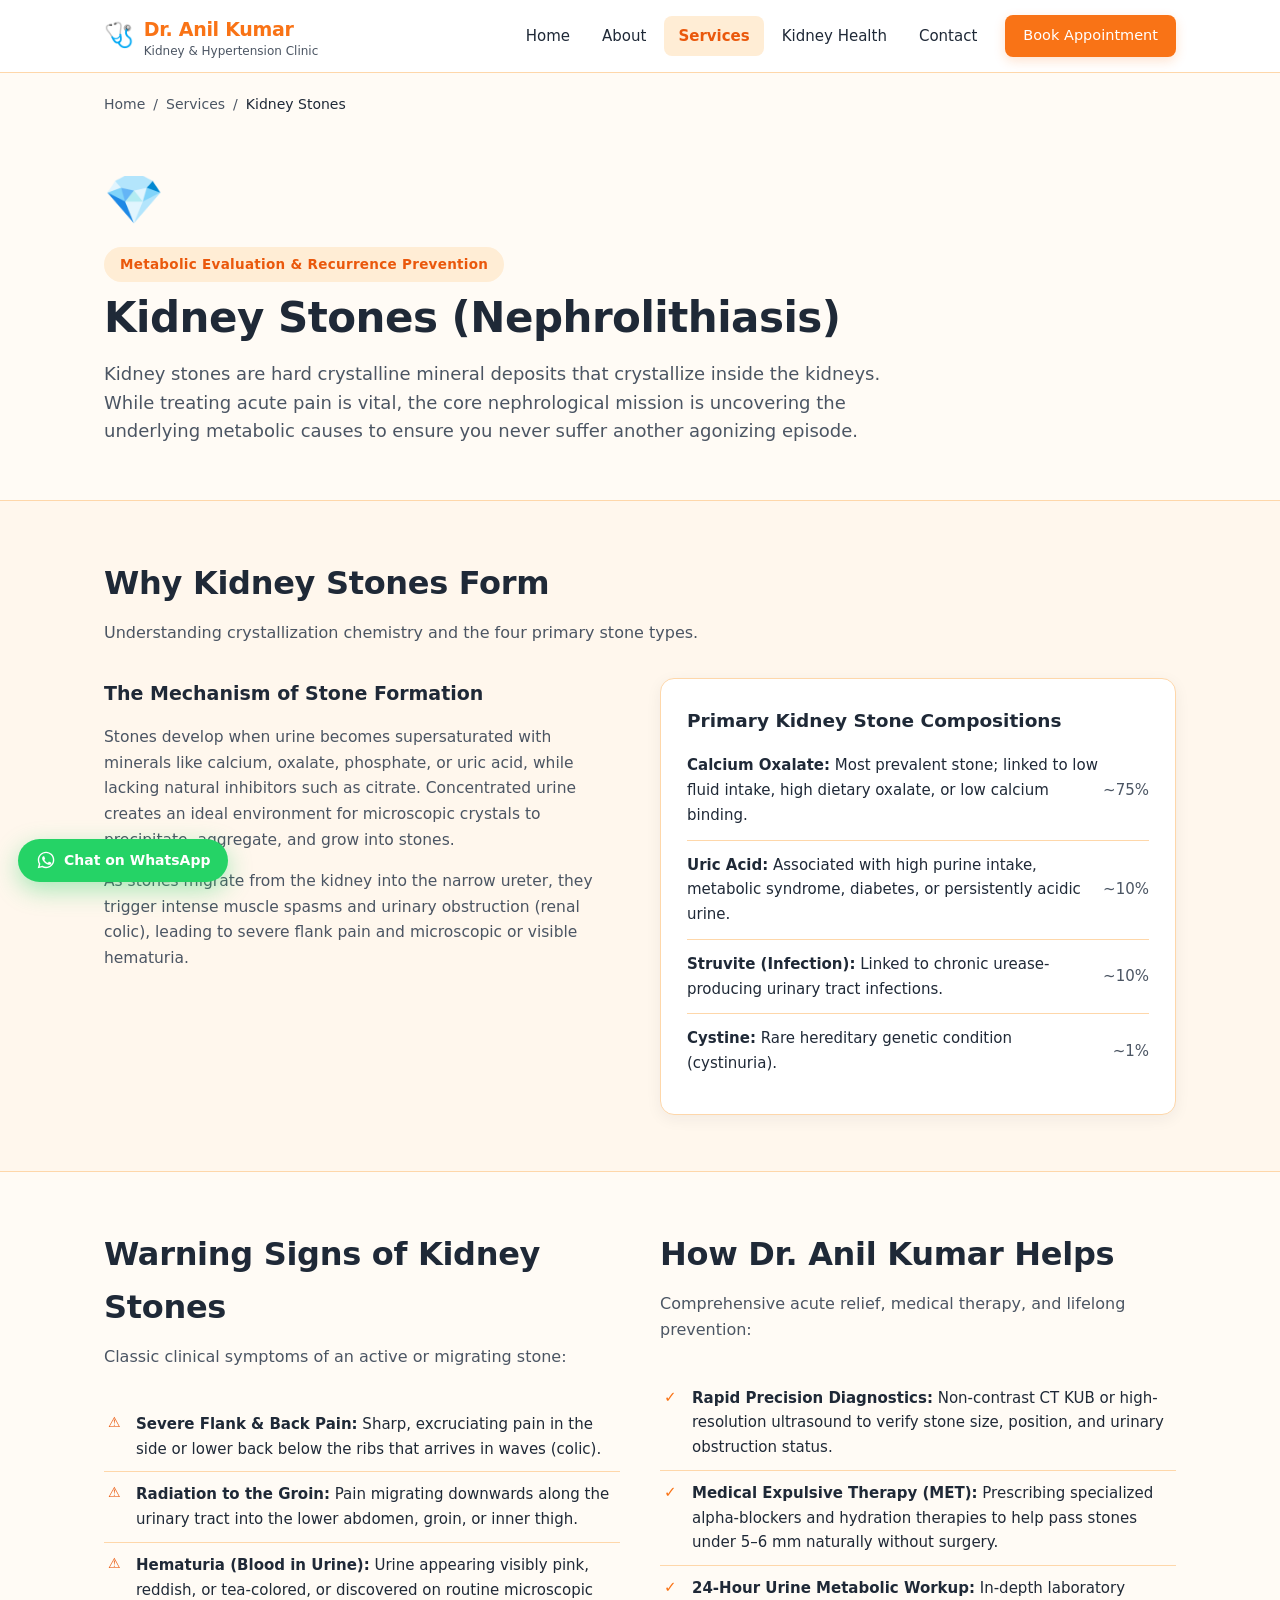
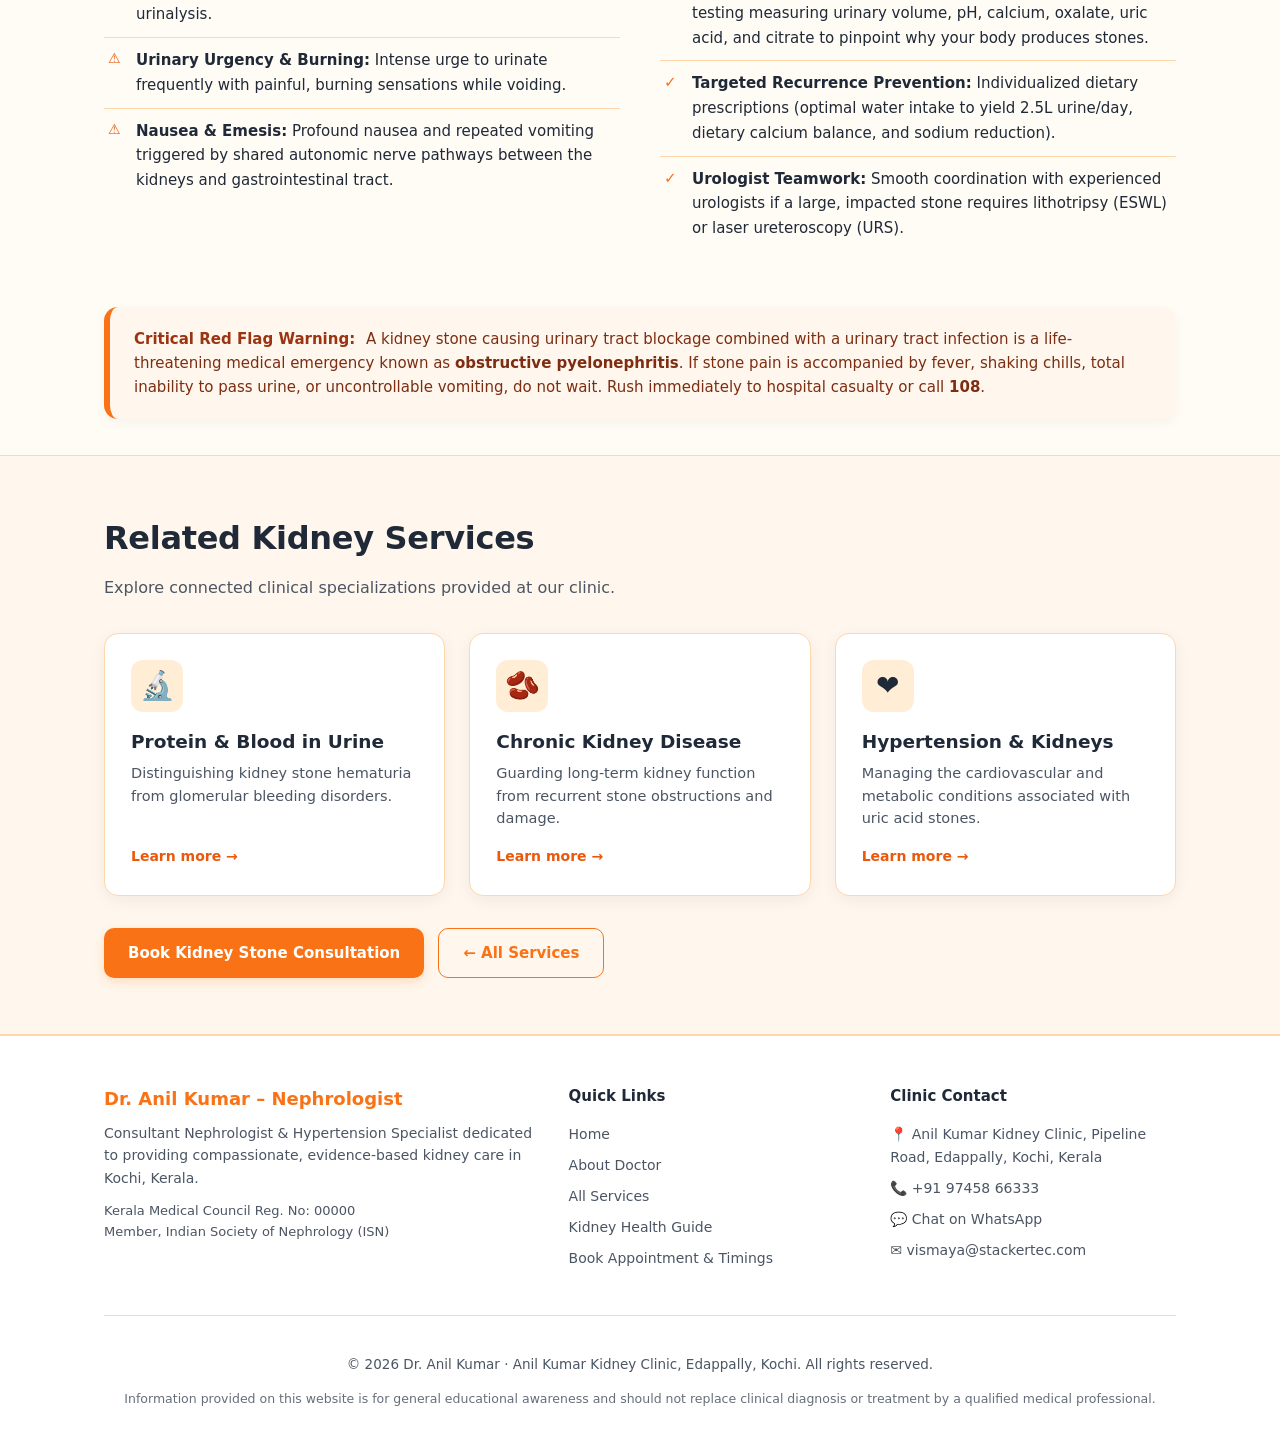
<file: doctor9-website/service-kidney-stones.html>
﻿<!DOCTYPE html>
<html lang="en">
<head>
  <meta charset="utf-8">
  <meta name="viewport" content="width=device-width, initial-scale=1, viewport-fit=cover">
  <title>Kidney Stones (Nephrolithiasis) | Dr. Anil Kumar – Nephrologist Kochi</title>
  <meta name="description" content="Diagnosis, medical expulsive therapy, metabolic evaluation, and prevention of recurrent kidney stones in Kochi by Dr. Anil Kumar.">
  <link rel="stylesheet" href="css/style.css">
</head>
<body>

  <!-- Navigation Header -->
  <header>
    <div class="wrap nav">
      <a class="logo" href="index.html">
        <span class="logo-icon">🩺</span>
        <div>
          <span>Dr. Anil Kumar</span>
          <span class="logo-sub">Kidney &amp; Hypertension Clinic</span>
        </div>
      </a>
      <button id="mb" aria-label="Toggle navigation menu" aria-expanded="false">☰</button>
      <nav class="links" id="links">
        <a href="index.html">Home</a>
        <a href="about.html">About</a>
        <a href="services.html" class="active" data-page="services">Services</a>
        <a href="kidney-health.html">Kidney Health</a>
        <a href="contact.html">Contact</a>
        <a class="btn btn-nav" href="contact.html">Book Appointment</a>
      </nav>
    </div>
  </header>

  <!-- Breadcrumbs -->
  <div class="wrap">
    <div class="crumb">
      <a href="index.html">Home</a>
      <span>/</span>
      <a href="services.html">Services</a>
      <span>/</span>
      <span class="current">Kidney Stones</span>
    </div>
  </div>

  <!-- Main Content -->
  <main>
    <!-- Service Hero -->
    <section class="compact">
      <div class="wrap">
        <div style="font-size: 48px; margin-bottom: 8px;">💎</div>
        <span class="tag">Metabolic Evaluation &amp; Recurrence Prevention</span>
        <h1 style="font-size: clamp(28px, 4.5vw, 42px); margin: 12px 0 16px;">Kidney Stones (Nephrolithiasis)</h1>
        <p class="lead" style="color: var(--muted); font-size: 18px; max-width: 780px; line-height: 1.6;">
          Kidney stones are hard crystalline mineral deposits that crystallize inside the kidneys. While treating acute pain is vital, the core nephrological mission is uncovering the underlying metabolic causes to ensure you never suffer another agonizing episode.
        </p>
      </div>
    </section>

    <!-- Medical Explanation: Types & Causes -->
    <section class="alt-bg">
      <div class="wrap">
        <h2>Why Kidney Stones Form</h2>
        <p class="sub">Understanding crystallization chemistry and the four primary stone types.</p>

        <div class="two">
          <div>
            <h3>The Mechanism of Stone Formation</h3>
            <p style="color: var(--muted); font-size: 15.5px; line-height: 1.65; margin-bottom: 16px;">
              Stones develop when urine becomes supersaturated with minerals like calcium, oxalate, phosphate, or uric acid, while lacking natural inhibitors such as citrate. Concentrated urine creates an ideal environment for microscopic crystals to precipitate, aggregate, and grow into stones.
            </p>
            <p style="color: var(--muted); font-size: 15.5px; line-height: 1.65;">
              As stones migrate from the kidney into the narrow ureter, they trigger intense muscle spasms and urinary obstruction (renal colic), leading to severe flank pain and microscopic or visible hematuria.
            </p>
          </div>

          <div class="card">
            <h3>Primary Kidney Stone Compositions</h3>
            <table class="timings-table">
              <tr>
                <td><strong>Calcium Oxalate:</strong> Most prevalent stone; linked to low fluid intake, high dietary oxalate, or low calcium binding.</td>
                <td>~75%</td>
              </tr>
              <tr>
                <td><strong>Uric Acid:</strong> Associated with high purine intake, metabolic syndrome, diabetes, or persistently acidic urine.</td>
                <td>~10%</td>
              </tr>
              <tr>
                <td><strong>Struvite (Infection):</strong> Linked to chronic urease-producing urinary tract infections.</td>
                <td>~10%</td>
              </tr>
              <tr>
                <td><strong>Cystine:</strong> Rare hereditary genetic condition (cystinuria).</td>
                <td>~1%</td>
              </tr>
            </table>
          </div>
        </div>
      </div>
    </section>

    <!-- Signs & How Doctor Helps -->
    <section>
      <div class="wrap two">
        <div>
          <h2>Warning Signs of Kidney Stones</h2>
          <p class="sub">Classic clinical symptoms of an active or migrating stone:</p>
          <ul class="tick warn">
            <li><strong>Severe Flank &amp; Back Pain:</strong> Sharp, excruciating pain in the side or lower back below the ribs that arrives in waves (colic).</li>
            <li><strong>Radiation to the Groin:</strong> Pain migrating downwards along the urinary tract into the lower abdomen, groin, or inner thigh.</li>
            <li><strong>Hematuria (Blood in Urine):</strong> Urine appearing visibly pink, reddish, or tea-colored, or discovered on routine microscopic urinalysis.</li>
            <li><strong>Urinary Urgency &amp; Burning:</strong> Intense urge to urinate frequently with painful, burning sensations while voiding.</li>
            <li><strong>Nausea &amp; Emesis:</strong> Profound nausea and repeated vomiting triggered by shared autonomic nerve pathways between the kidneys and gastrointestinal tract.</li>
          </ul>
        </div>

        <div>
          <h2>How Dr. Anil Kumar Helps</h2>
          <p class="sub">Comprehensive acute relief, medical therapy, and lifelong prevention:</p>
          <ul class="tick">
            <li><strong>Rapid Precision Diagnostics:</strong> Non-contrast CT KUB or high-resolution ultrasound to verify stone size, position, and urinary obstruction status.</li>
            <li><strong>Medical Expulsive Therapy (MET):</strong> Prescribing specialized alpha-blockers and hydration therapies to help pass stones under 5–6 mm naturally without surgery.</li>
            <li><strong>24-Hour Urine Metabolic Workup:</strong> In-depth laboratory testing measuring urinary volume, pH, calcium, oxalate, uric acid, and citrate to pinpoint why your body produces stones.</li>
            <li><strong>Targeted Recurrence Prevention:</strong> Individualized dietary prescriptions (optimal water intake to yield 2.5L urine/day, dietary calcium balance, and sodium reduction).</li>
            <li><strong>Urologist Teamwork:</strong> Smooth coordination with experienced urologists if a large, impacted stone requires lithotripsy (ESWL) or laser ureteroscopy (URS).</li>
          </ul>
        </div>
      </div>
    </section>

    <!-- Urgent Care Warning Note -->
    <section class="compact" style="padding-top: 0;">
      <div class="wrap">
        <div class="urgent">
          <b>Critical Red Flag Warning:</b> A kidney stone causing urinary tract blockage combined with a urinary tract infection is a life-threatening medical emergency known as <strong>obstructive pyelonephritis</strong>. If stone pain is accompanied by fever, shaking chills, total inability to pass urine, or uncontrollable vomiting, do not wait. Rush immediately to hospital casualty or call <strong>108</strong>.
        </div>
      </div>
    </section>

    <!-- Related Services & Actions -->
    <section class="alt-bg">
      <div class="wrap">
        <h2>Related Kidney Services</h2>
        <p class="sub">Explore connected clinical specializations provided at our clinic.</p>

        <div class="grid">
          <a class="card" href="service-protein-in-urine.html">
            <div class="ic">🔬</div>
            <h3>Protein &amp; Blood in Urine</h3>
            <p>Distinguishing kidney stone hematuria from glomerular bleeding disorders.</p>
            <span class="more">Learn more →</span>
          </a>

          <a class="card" href="service-ckd.html">
            <div class="ic">🫘</div>
            <h3>Chronic Kidney Disease</h3>
            <p>Guarding long-term kidney function from recurrent stone obstructions and damage.</p>
            <span class="more">Learn more →</span>
          </a>

          <a class="card" href="service-hypertension.html">
            <div class="ic">❤️</div>
            <h3>Hypertension &amp; Kidneys</h3>
            <p>Managing the cardiovascular and metabolic conditions associated with uric acid stones.</p>
            <span class="more">Learn more →</span>
          </a>
        </div>

        <div style="margin-top: 32px; display: flex; gap: 14px; flex-wrap: wrap;">
          <a class="btn" href="contact.html?service=stones">Book Kidney Stone Consultation</a>
          <a class="btn alt" href="services.html">← All Services</a>
        </div>
      </div>
    </section>
  </main>

  <!-- Footer -->
  <footer>
    <div class="wrap">
      <div class="footer-top">
        <div class="footer-brand">
          <h4>Dr. Anil Kumar – Nephrologist</h4>
          <p>Consultant Nephrologist &amp; Hypertension Specialist dedicated to providing compassionate, evidence-based kidney care in Kochi, Kerala.</p>
          <p style="margin-top: 12px; font-size: 13px; color: var(--muted);">
            Kerala Medical Council Reg. No: 00000<br>
            Member, Indian Society of Nephrology (ISN)
          </p>
        </div>
        <div class="footer-col">
          <h5>Quick Links</h5>
          <ul>
            <li><a href="index.html">Home</a></li>
            <li><a href="about.html">About Doctor</a></li>
            <li><a href="services.html">All Services</a></li>
            <li><a href="kidney-health.html">Kidney Health Guide</a></li>
            <li><a href="contact.html">Book Appointment &amp; Timings</a></li>
          </ul>
        </div>
        <div class="footer-col">
          <h5>Clinic Contact</h5>
          <p style="margin: 0 0 8px;">📍 Anil Kumar Kidney Clinic, Pipeline Road, Edappally, Kochi, Kerala</p>
          <p style="margin: 0 0 8px;">📞 <a href="tel:+919745866333">+91 97458 66333</a></p>
          <p style="margin: 0 0 8px;">💬 <a href="https://wa.me/919745866333" target="_blank" rel="noopener">Chat on WhatsApp</a></p>
          <p style="margin: 0;">✉️ <a href="mailto:vismaya@stackertec.com">vismaya@stackertec.com</a></p>
        </div>
      </div>

      <div class="footer-bottom">
        <p>© 2026 Dr. Anil Kumar · Anil Kumar Kidney Clinic, Edappally, Kochi. All rights reserved.</p>
        <p style="font-size: 12.5px; margin-top: 4px; opacity: 0.85;">Information provided on this website is for general educational awareness and should not replace clinical diagnosis or treatment by a qualified medical professional.</p>
      </div>
    </div>
  </footer>
  <!-- WhatsApp Floating Quick Button -->
  <a class="wa-float" href="https://wa.me/919745866333?text=Hello%20Dr.%20Anil%20Kumar%2C%20I%20would%20like%20to%20consult%20regarding%20Kidney%20Stones." target="_blank" rel="noopener" aria-label="Chat on WhatsApp">
    <svg viewBox="0 0 24 24"><path d="M12.04 2C6.58 2 2.13 6.45 2.13 11.91C2.13 13.66 2.59 15.36 3.45 16.86L2.05 22L7.3 20.62C8.75 21.41 10.38 21.83 12.04 21.83C17.5 21.83 21.95 17.38 21.95 11.92C21.95 9.27 20.92 6.78 19.05 4.91C17.18 3.03 14.69 2 12.04 2M12.05 3.67C14.25 3.67 16.31 4.53 17.87 6.09C19.42 7.65 20.28 9.72 20.28 11.92C20.28 16.46 16.58 20.15 12.04 20.15C10.56 20.15 9.11 19.76 7.85 19L7.55 18.83L4.43 19.65L5.26 16.61L5.06 16.29C4.24 14.99 3.81 13.47 3.81 11.91C3.81 7.37 7.5 3.67 12.05 3.67M9.05 7.42C8.87 7.42 8.57 7.49 8.32 7.76C8.07 8.03 7.36 8.7 7.36 10.05C7.36 11.4 8.35 12.7 8.49 12.88C8.63 13.07 10.42 15.82 13.16 17C15.44 17.98 15.9 17.78 16.39 17.74C16.88 17.69 17.96 17.09 18.18 16.46C18.4 15.84 18.4 15.3 18.34 15.19C18.27 15.08 18.09 15.02 17.82 14.88C17.54 14.75 16.19 14.09 15.94 14C15.69 13.91 15.51 13.86 15.33 14.14C15.14 14.41 14.61 15.08 14.45 15.26C14.29 15.45 14.13 15.47 13.85 15.33C13.58 15.2 12.69 14.9 11.64 13.97C10.82 13.24 10.27 12.34 10.11 12.07C9.95 11.79 10.1 11.64 10.24 11.51C10.36 11.39 10.51 11.2 10.65 11.04C10.79 10.88 10.84 10.76 10.93 10.58C11.02 10.4 10.97 10.24 10.9 10.11C10.84 9.97 10.28 8.6 10.05 8.05C9.82 7.51 9.59 7.59 9.42 7.58C9.26 7.58 9.07 7.42 9.05 7.42Z"/></svg>
    <span>Chat on WhatsApp</span>
  </a>

  <!-- JavaScript -->
  <script src="js/main.js"></script>
</body>
</html>
</file>
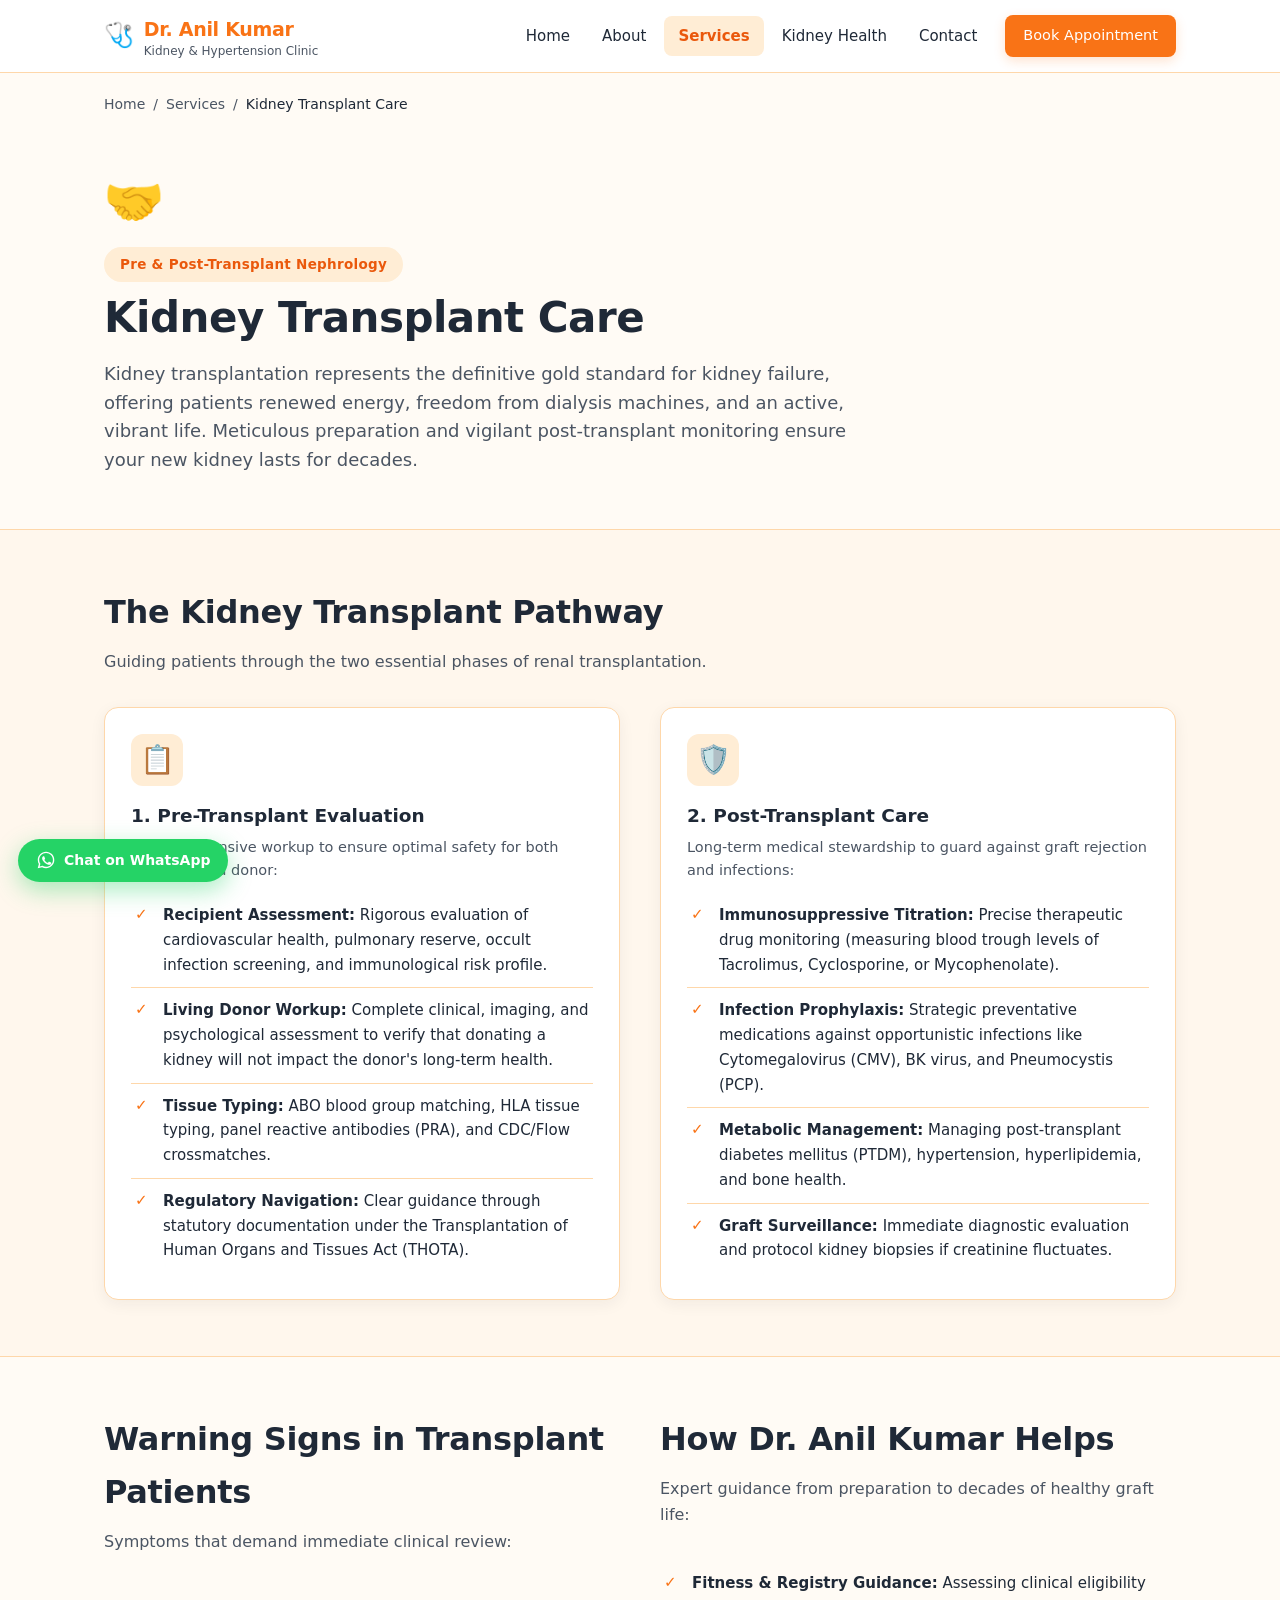
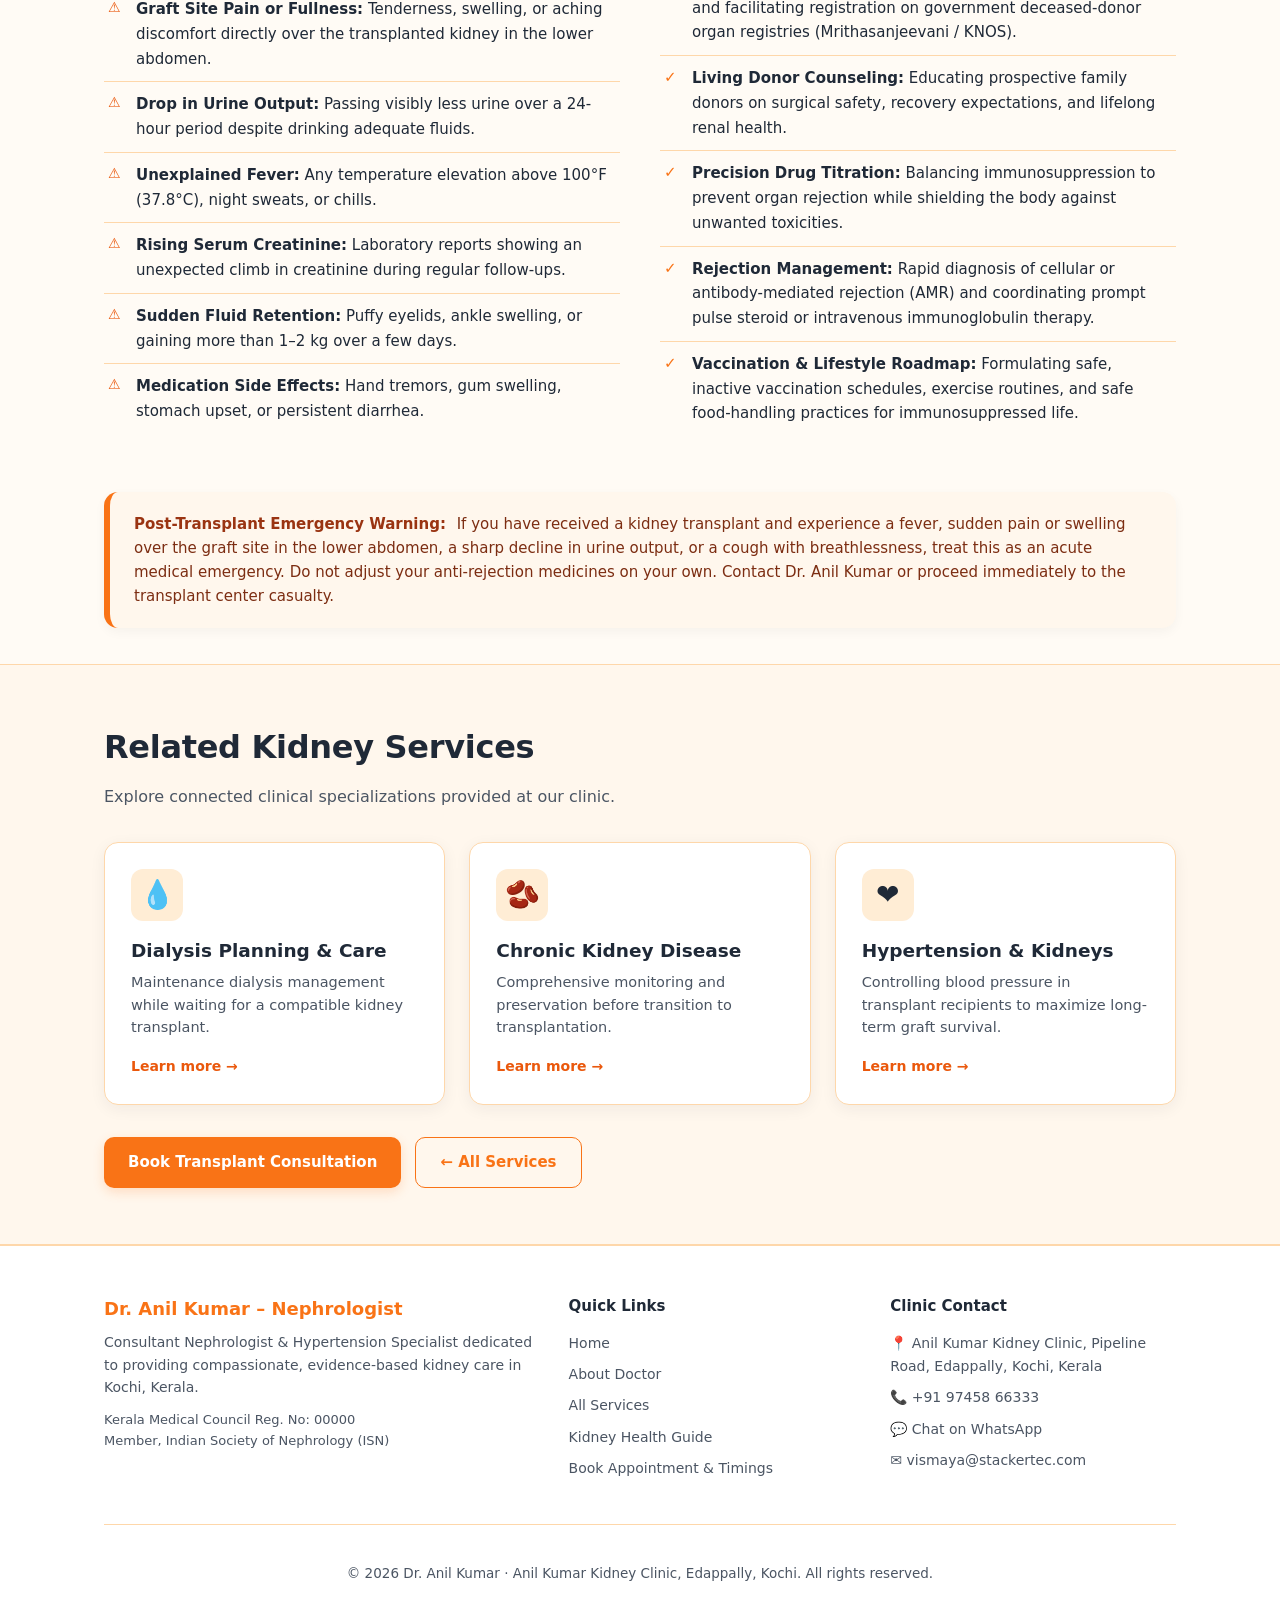
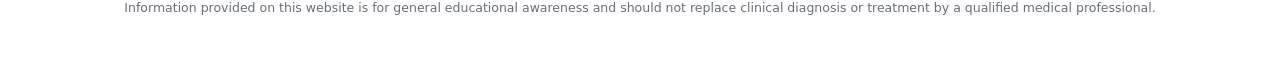
<file: doctor9-website/service-kidney-transplant.html>
﻿<!DOCTYPE html>
<html lang="en">
<head>
  <meta charset="utf-8">
  <meta name="viewport" content="width=device-width, initial-scale=1, viewport-fit=cover">
  <title>Kidney Transplant Evaluation & Care | Dr. Anil Kumar – Nephrologist Kochi</title>
  <meta name="description" content="Pre-transplant recipient and living donor evaluation, post-transplant immunosuppression, and long-term graft monitoring in Kochi by Dr. Anil Kumar.">
  <link rel="stylesheet" href="css/style.css">
</head>
<body>

  <!-- Navigation Header -->
  <header>
    <div class="wrap nav">
      <a class="logo" href="index.html">
        <span class="logo-icon">🩺</span>
        <div>
          <span>Dr. Anil Kumar</span>
          <span class="logo-sub">Kidney &amp; Hypertension Clinic</span>
        </div>
      </a>
      <button id="mb" aria-label="Toggle navigation menu" aria-expanded="false">☰</button>
      <nav class="links" id="links">
        <a href="index.html">Home</a>
        <a href="about.html">About</a>
        <a href="services.html" class="active" data-page="services">Services</a>
        <a href="kidney-health.html">Kidney Health</a>
        <a href="contact.html">Contact</a>
        <a class="btn btn-nav" href="contact.html">Book Appointment</a>
      </nav>
    </div>
  </header>

  <!-- Breadcrumbs -->
  <div class="wrap">
    <div class="crumb">
      <a href="index.html">Home</a>
      <span>/</span>
      <a href="services.html">Services</a>
      <span>/</span>
      <span class="current">Kidney Transplant Care</span>
    </div>
  </div>

  <!-- Main Content -->
  <main>
    <!-- Service Hero -->
    <section class="compact">
      <div class="wrap">
        <div style="font-size: 48px; margin-bottom: 8px;">🤝</div>
        <span class="tag">Pre &amp; Post-Transplant Nephrology</span>
        <h1 style="font-size: clamp(28px, 4.5vw, 42px); margin: 12px 0 16px;">Kidney Transplant Care</h1>
        <p class="lead" style="color: var(--muted); font-size: 18px; max-width: 780px; line-height: 1.6;">
          Kidney transplantation represents the definitive gold standard for kidney failure, offering patients renewed energy, freedom from dialysis machines, and an active, vibrant life. Meticulous preparation and vigilant post-transplant monitoring ensure your new kidney lasts for decades.
        </p>
      </div>
    </section>

    <!-- Medical Explanation: The Transplant Journey -->
    <section class="alt-bg">
      <div class="wrap">
        <h2>The Kidney Transplant Pathway</h2>
        <p class="sub">Guiding patients through the two essential phases of renal transplantation.</p>

        <div class="two">
          <div class="card">
            <div class="ic">📋</div>
            <h3>1. Pre-Transplant Evaluation</h3>
            <p style="margin-bottom: 12px;">
              A comprehensive workup to ensure optimal safety for both recipient and donor:
            </p>
            <ul class="tick" style="font-size: 14px;">
              <li><strong>Recipient Assessment:</strong> Rigorous evaluation of cardiovascular health, pulmonary reserve, occult infection screening, and immunological risk profile.</li>
              <li><strong>Living Donor Workup:</strong> Complete clinical, imaging, and psychological assessment to verify that donating a kidney will not impact the donor's long-term health.</li>
              <li><strong>Tissue Typing:</strong> ABO blood group matching, HLA tissue typing, panel reactive antibodies (PRA), and CDC/Flow crossmatches.</li>
              <li><strong>Regulatory Navigation:</strong> Clear guidance through statutory documentation under the Transplantation of Human Organs and Tissues Act (THOTA).</li>
            </ul>
          </div>

          <div class="card">
            <div class="ic">🛡️</div>
            <h3>2. Post-Transplant Care</h3>
            <p style="margin-bottom: 12px;">
              Long-term medical stewardship to guard against graft rejection and infections:
            </p>
            <ul class="tick" style="font-size: 14px;">
              <li><strong>Immunosuppressive Titration:</strong> Precise therapeutic drug monitoring (measuring blood trough levels of Tacrolimus, Cyclosporine, or Mycophenolate).</li>
              <li><strong>Infection Prophylaxis:</strong> Strategic preventative medications against opportunistic infections like Cytomegalovirus (CMV), BK virus, and Pneumocystis (PCP).</li>
              <li><strong>Metabolic Management:</strong> Managing post-transplant diabetes mellitus (PTDM), hypertension, hyperlipidemia, and bone health.</li>
              <li><strong>Graft Surveillance:</strong> Immediate diagnostic evaluation and protocol kidney biopsies if creatinine fluctuates.</li>
            </ul>
          </div>
        </div>
      </div>
    </section>

    <!-- Signs & How Doctor Helps -->
    <section>
      <div class="wrap two">
        <div>
          <h2>Warning Signs in Transplant Patients</h2>
          <p class="sub">Symptoms that demand immediate clinical review:</p>
          <ul class="tick warn">
            <li><strong>Graft Site Pain or Fullness:</strong> Tenderness, swelling, or aching discomfort directly over the transplanted kidney in the lower abdomen.</li>
            <li><strong>Drop in Urine Output:</strong> Passing visibly less urine over a 24-hour period despite drinking adequate fluids.</li>
            <li><strong>Unexplained Fever:</strong> Any temperature elevation above 100°F (37.8°C), night sweats, or chills.</li>
            <li><strong>Rising Serum Creatinine:</strong> Laboratory reports showing an unexpected climb in creatinine during regular follow-ups.</li>
            <li><strong>Sudden Fluid Retention:</strong> Puffy eyelids, ankle swelling, or gaining more than 1–2 kg over a few days.</li>
            <li><strong>Medication Side Effects:</strong> Hand tremors, gum swelling, stomach upset, or persistent diarrhea.</li>
          </ul>
        </div>

        <div>
          <h2>How Dr. Anil Kumar Helps</h2>
          <p class="sub">Expert guidance from preparation to decades of healthy graft life:</p>
          <ul class="tick">
            <li><strong>Fitness &amp; Registry Guidance:</strong> Assessing clinical eligibility and facilitating registration on government deceased-donor organ registries (Mrithasanjeevani / KNOS).</li>
            <li><strong>Living Donor Counseling:</strong> Educating prospective family donors on surgical safety, recovery expectations, and lifelong renal health.</li>
            <li><strong>Precision Drug Titration:</strong> Balancing immunosuppression to prevent organ rejection while shielding the body against unwanted toxicities.</li>
            <li><strong>Rejection Management:</strong> Rapid diagnosis of cellular or antibody-mediated rejection (AMR) and coordinating prompt pulse steroid or intravenous immunoglobulin therapy.</li>
            <li><strong>Vaccination &amp; Lifestyle Roadmap:</strong> Formulating safe, inactive vaccination schedules, exercise routines, and safe food-handling practices for immunosuppressed life.</li>
          </ul>
        </div>
      </div>
    </section>

    <!-- Urgent Care Warning Note -->
    <section class="compact" style="padding-top: 0;">
      <div class="wrap">
        <div class="urgent">
          <b>Post-Transplant Emergency Warning:</b> If you have received a kidney transplant and experience a fever, sudden pain or swelling over the graft site in the lower abdomen, a sharp decline in urine output, or a cough with breathlessness, treat this as an acute medical emergency. Do not adjust your anti-rejection medicines on your own. Contact Dr. Anil Kumar or proceed immediately to the transplant center casualty.
        </div>
      </div>
    </section>

    <!-- Related Services & Actions -->
    <section class="alt-bg">
      <div class="wrap">
        <h2>Related Kidney Services</h2>
        <p class="sub">Explore connected clinical specializations provided at our clinic.</p>

        <div class="grid">
          <a class="card" href="service-dialysis.html">
            <div class="ic">💧</div>
            <h3>Dialysis Planning &amp; Care</h3>
            <p>Maintenance dialysis management while waiting for a compatible kidney transplant.</p>
            <span class="more">Learn more →</span>
          </a>

          <a class="card" href="service-ckd.html">
            <div class="ic">🫘</div>
            <h3>Chronic Kidney Disease</h3>
            <p>Comprehensive monitoring and preservation before transition to transplantation.</p>
            <span class="more">Learn more →</span>
          </a>

          <a class="card" href="service-hypertension.html">
            <div class="ic">❤️</div>
            <h3>Hypertension &amp; Kidneys</h3>
            <p>Controlling blood pressure in transplant recipients to maximize long-term graft survival.</p>
            <span class="more">Learn more →</span>
          </a>
        </div>

        <div style="margin-top: 32px; display: flex; gap: 14px; flex-wrap: wrap;">
          <a class="btn" href="contact.html?service=transplant">Book Transplant Consultation</a>
          <a class="btn alt" href="services.html">← All Services</a>
        </div>
      </div>
    </section>
  </main>

  <!-- Footer -->
  <footer>
    <div class="wrap">
      <div class="footer-top">
        <div class="footer-brand">
          <h4>Dr. Anil Kumar – Nephrologist</h4>
          <p>Consultant Nephrologist &amp; Hypertension Specialist dedicated to providing compassionate, evidence-based kidney care in Kochi, Kerala.</p>
          <p style="margin-top: 12px; font-size: 13px; color: var(--muted);">
            Kerala Medical Council Reg. No: 00000<br>
            Member, Indian Society of Nephrology (ISN)
          </p>
        </div>
        <div class="footer-col">
          <h5>Quick Links</h5>
          <ul>
            <li><a href="index.html">Home</a></li>
            <li><a href="about.html">About Doctor</a></li>
            <li><a href="services.html">All Services</a></li>
            <li><a href="kidney-health.html">Kidney Health Guide</a></li>
            <li><a href="contact.html">Book Appointment &amp; Timings</a></li>
          </ul>
        </div>
        <div class="footer-col">
          <h5>Clinic Contact</h5>
          <p style="margin: 0 0 8px;">📍 Anil Kumar Kidney Clinic, Pipeline Road, Edappally, Kochi, Kerala</p>
          <p style="margin: 0 0 8px;">📞 <a href="tel:+919745866333">+91 97458 66333</a></p>
          <p style="margin: 0 0 8px;">💬 <a href="https://wa.me/919745866333" target="_blank" rel="noopener">Chat on WhatsApp</a></p>
          <p style="margin: 0;">✉️ <a href="mailto:vismaya@stackertec.com">vismaya@stackertec.com</a></p>
        </div>
      </div>

      <div class="footer-bottom">
        <p>© 2026 Dr. Anil Kumar · Anil Kumar Kidney Clinic, Edappally, Kochi. All rights reserved.</p>
        <p style="font-size: 12.5px; margin-top: 4px; opacity: 0.85;">Information provided on this website is for general educational awareness and should not replace clinical diagnosis or treatment by a qualified medical professional.</p>
      </div>
    </div>
  </footer>
  <!-- WhatsApp Floating Quick Button -->
  <a class="wa-float" href="https://wa.me/919745866333?text=Hello%20Dr.%20Anil%20Kumar%2C%20I%20would%20like%20to%20consult%20regarding%20Kidney%20Transplant%20Care." target="_blank" rel="noopener" aria-label="Chat on WhatsApp">
    <svg viewBox="0 0 24 24"><path d="M12.04 2C6.58 2 2.13 6.45 2.13 11.91C2.13 13.66 2.59 15.36 3.45 16.86L2.05 22L7.3 20.62C8.75 21.41 10.38 21.83 12.04 21.83C17.5 21.83 21.95 17.38 21.95 11.92C21.95 9.27 20.92 6.78 19.05 4.91C17.18 3.03 14.69 2 12.04 2M12.05 3.67C14.25 3.67 16.31 4.53 17.87 6.09C19.42 7.65 20.28 9.72 20.28 11.92C20.28 16.46 16.58 20.15 12.04 20.15C10.56 20.15 9.11 19.76 7.85 19L7.55 18.83L4.43 19.65L5.26 16.61L5.06 16.29C4.24 14.99 3.81 13.47 3.81 11.91C3.81 7.37 7.5 3.67 12.05 3.67M9.05 7.42C8.87 7.42 8.57 7.49 8.32 7.76C8.07 8.03 7.36 8.7 7.36 10.05C7.36 11.4 8.35 12.7 8.49 12.88C8.63 13.07 10.42 15.82 13.16 17C15.44 17.98 15.9 17.78 16.39 17.74C16.88 17.69 17.96 17.09 18.18 16.46C18.4 15.84 18.4 15.3 18.34 15.19C18.27 15.08 18.09 15.02 17.82 14.88C17.54 14.75 16.19 14.09 15.94 14C15.69 13.91 15.51 13.86 15.33 14.14C15.14 14.41 14.61 15.08 14.45 15.26C14.29 15.45 14.13 15.47 13.85 15.33C13.58 15.2 12.69 14.9 11.64 13.97C10.82 13.24 10.27 12.34 10.11 12.07C9.95 11.79 10.1 11.64 10.24 11.51C10.36 11.39 10.51 11.2 10.65 11.04C10.79 10.88 10.84 10.76 10.93 10.58C11.02 10.4 10.97 10.24 10.9 10.11C10.84 9.97 10.28 8.6 10.05 8.05C9.82 7.51 9.59 7.59 9.42 7.58C9.26 7.58 9.07 7.42 9.05 7.42Z"/></svg>
    <span>Chat on WhatsApp</span>
  </a>

  <!-- JavaScript -->
  <script src="js/main.js"></script>
</body>
</html>
</file>
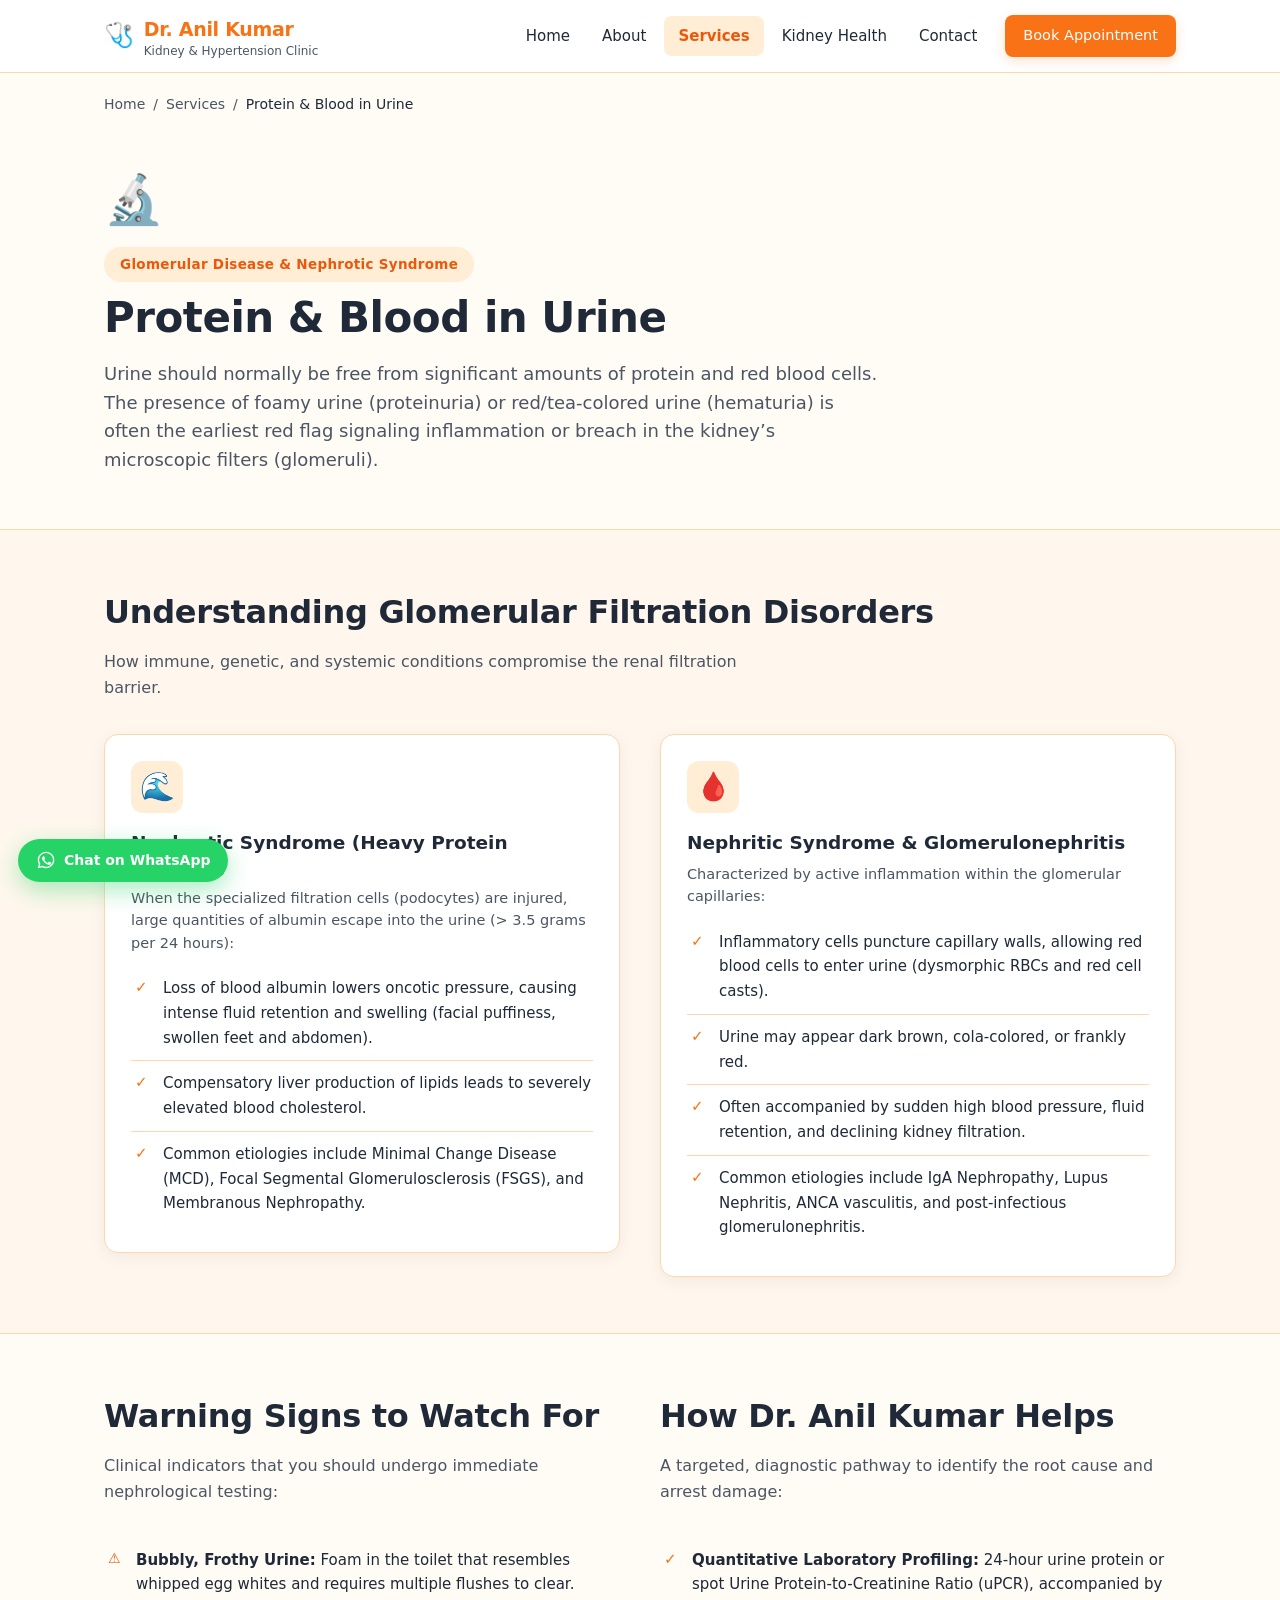
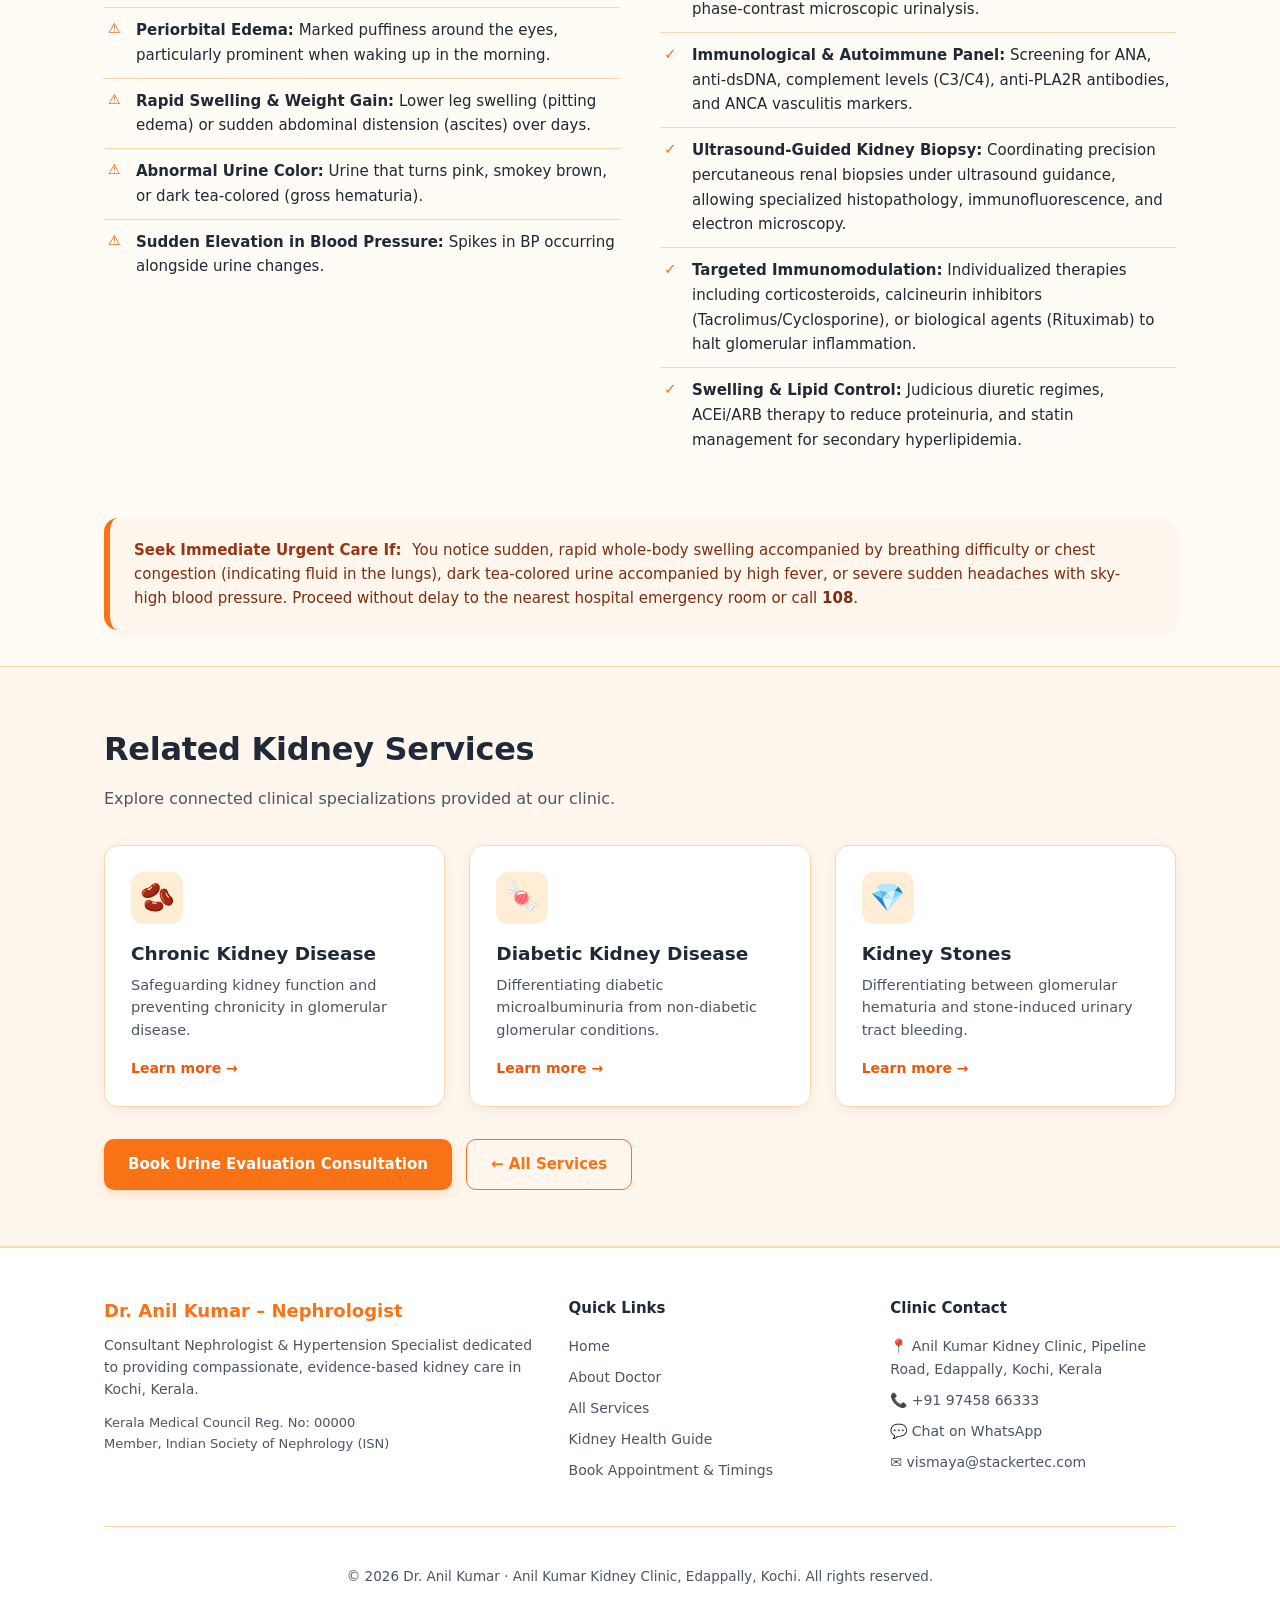
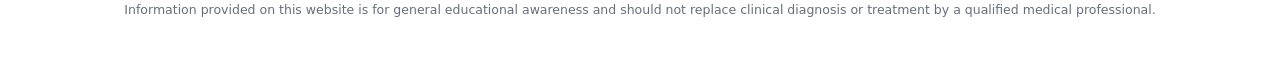
<file: doctor9-website/service-protein-in-urine.html>
﻿<!DOCTYPE html>
<html lang="en">
<head>
  <meta charset="utf-8">
  <meta name="viewport" content="width=device-width, initial-scale=1, viewport-fit=cover">
  <title>Protein & Blood in Urine | Dr. Anil Kumar – Nephrologist Kochi</title>
  <meta name="description" content="Diagnosis and treatment for proteinuria, hematuria, nephrotic syndrome, and glomerulonephritis in Kochi by Dr. Anil Kumar.">
  <link rel="stylesheet" href="css/style.css">
</head>
<body>

  <!-- Navigation Header -->
  <header>
    <div class="wrap nav">
      <a class="logo" href="index.html">
        <span class="logo-icon">🩺</span>
        <div>
          <span>Dr. Anil Kumar</span>
          <span class="logo-sub">Kidney &amp; Hypertension Clinic</span>
        </div>
      </a>
      <button id="mb" aria-label="Toggle navigation menu" aria-expanded="false">☰</button>
      <nav class="links" id="links">
        <a href="index.html">Home</a>
        <a href="about.html">About</a>
        <a href="services.html" class="active" data-page="services">Services</a>
        <a href="kidney-health.html">Kidney Health</a>
        <a href="contact.html">Contact</a>
        <a class="btn btn-nav" href="contact.html">Book Appointment</a>
      </nav>
    </div>
  </header>

  <!-- Breadcrumbs -->
  <div class="wrap">
    <div class="crumb">
      <a href="index.html">Home</a>
      <span>/</span>
      <a href="services.html">Services</a>
      <span>/</span>
      <span class="current">Protein &amp; Blood in Urine</span>
    </div>
  </div>

  <!-- Main Content -->
  <main>
    <!-- Service Hero -->
    <section class="compact">
      <div class="wrap">
        <div style="font-size: 48px; margin-bottom: 8px;">🔬</div>
        <span class="tag">Glomerular Disease &amp; Nephrotic Syndrome</span>
        <h1 style="font-size: clamp(28px, 4.5vw, 42px); margin: 12px 0 16px;">Protein &amp; Blood in Urine</h1>
        <p class="lead" style="color: var(--muted); font-size: 18px; max-width: 780px; line-height: 1.6;">
          Urine should normally be free from significant amounts of protein and red blood cells. The presence of foamy urine (proteinuria) or red/tea-colored urine (hematuria) is often the earliest red flag signaling inflammation or breach in the kidney’s microscopic filters (glomeruli).
        </p>
      </div>
    </section>

    <!-- Medical Explanation: Glomerular Filtration & Syndromes -->
    <section class="alt-bg">
      <div class="wrap">
        <h2>Understanding Glomerular Filtration Disorders</h2>
        <p class="sub">How immune, genetic, and systemic conditions compromise the renal filtration barrier.</p>

        <div class="two">
          <div class="card">
            <div class="ic">🌊</div>
            <h3>Nephrotic Syndrome (Heavy Protein Leakage)</h3>
            <p style="margin-bottom: 12px;">
              When the specialized filtration cells (podocytes) are injured, large quantities of albumin escape into the urine (&gt; 3.5 grams per 24 hours):
            </p>
            <ul class="tick" style="font-size: 14px;">
              <li>Loss of blood albumin lowers oncotic pressure, causing intense fluid retention and swelling (facial puffiness, swollen feet and abdomen).</li>
              <li>Compensatory liver production of lipids leads to severely elevated blood cholesterol.</li>
              <li>Common etiologies include Minimal Change Disease (MCD), Focal Segmental Glomerulosclerosis (FSGS), and Membranous Nephropathy.</li>
            </ul>
          </div>

          <div class="card">
            <div class="ic">🩸</div>
            <h3>Nephritic Syndrome &amp; Glomerulonephritis</h3>
            <p style="margin-bottom: 12px;">
              Characterized by active inflammation within the glomerular capillaries:
            </p>
            <ul class="tick" style="font-size: 14px;">
              <li>Inflammatory cells puncture capillary walls, allowing red blood cells to enter urine (dysmorphic RBCs and red cell casts).</li>
              <li>Urine may appear dark brown, cola-colored, or frankly red.</li>
              <li>Often accompanied by sudden high blood pressure, fluid retention, and declining kidney filtration.</li>
              <li>Common etiologies include IgA Nephropathy, Lupus Nephritis, ANCA vasculitis, and post-infectious glomerulonephritis.</li>
            </ul>
          </div>
        </div>
      </div>
    </section>

    <!-- Signs & How Doctor Helps -->
    <section>
      <div class="wrap two">
        <div>
          <h2>Warning Signs to Watch For</h2>
          <p class="sub">Clinical indicators that you should undergo immediate nephrological testing:</p>
          <ul class="tick warn">
            <li><strong>Bubbly, Frothy Urine:</strong> Foam in the toilet that resembles whipped egg whites and requires multiple flushes to clear.</li>
            <li><strong>Periorbital Edema:</strong> Marked puffiness around the eyes, particularly prominent when waking up in the morning.</li>
            <li><strong>Rapid Swelling &amp; Weight Gain:</strong> Lower leg swelling (pitting edema) or sudden abdominal distension (ascites) over days.</li>
            <li><strong>Abnormal Urine Color:</strong> Urine that turns pink, smokey brown, or dark tea-colored (gross hematuria).</li>
            <li><strong>Sudden Elevation in Blood Pressure:</strong> Spikes in BP occurring alongside urine changes.</li>
          </ul>
        </div>

        <div>
          <h2>How Dr. Anil Kumar Helps</h2>
          <p class="sub">A targeted, diagnostic pathway to identify the root cause and arrest damage:</p>
          <ul class="tick">
            <li><strong>Quantitative Laboratory Profiling:</strong> 24-hour urine protein or spot Urine Protein-to-Creatinine Ratio (uPCR), accompanied by phase-contrast microscopic urinalysis.</li>
            <li><strong>Immunological &amp; Autoimmune Panel:</strong> Screening for ANA, anti-dsDNA, complement levels (C3/C4), anti-PLA2R antibodies, and ANCA vasculitis markers.</li>
            <li><strong>Ultrasound-Guided Kidney Biopsy:</strong> Coordinating precision percutaneous renal biopsies under ultrasound guidance, allowing specialized histopathology, immunofluorescence, and electron microscopy.</li>
            <li><strong>Targeted Immunomodulation:</strong> Individualized therapies including corticosteroids, calcineurin inhibitors (Tacrolimus/Cyclosporine), or biological agents (Rituximab) to halt glomerular inflammation.</li>
            <li><strong>Swelling &amp; Lipid Control:</strong> Judicious diuretic regimes, ACEi/ARB therapy to reduce proteinuria, and statin management for secondary hyperlipidemia.</li>
          </ul>
        </div>
      </div>
    </section>

    <!-- Urgent Care Warning Note -->
    <section class="compact" style="padding-top: 0;">
      <div class="wrap">
        <div class="urgent">
          <b>Seek Immediate Urgent Care If:</b> You notice sudden, rapid whole-body swelling accompanied by breathing difficulty or chest congestion (indicating fluid in the lungs), dark tea-colored urine accompanied by high fever, or severe sudden headaches with sky-high blood pressure. Proceed without delay to the nearest hospital emergency room or call <strong>108</strong>.
        </div>
      </div>
    </section>

    <!-- Related Services & Actions -->
    <section class="alt-bg">
      <div class="wrap">
        <h2>Related Kidney Services</h2>
        <p class="sub">Explore connected clinical specializations provided at our clinic.</p>

        <div class="grid">
          <a class="card" href="service-ckd.html">
            <div class="ic">🫘</div>
            <h3>Chronic Kidney Disease</h3>
            <p>Safeguarding kidney function and preventing chronicity in glomerular disease.</p>
            <span class="more">Learn more →</span>
          </a>

          <a class="card" href="service-diabetic-kidney-disease.html">
            <div class="ic">🍬</div>
            <h3>Diabetic Kidney Disease</h3>
            <p>Differentiating diabetic microalbuminuria from non-diabetic glomerular conditions.</p>
            <span class="more">Learn more →</span>
          </a>

          <a class="card" href="service-kidney-stones.html">
            <div class="ic">💎</div>
            <h3>Kidney Stones</h3>
            <p>Differentiating between glomerular hematuria and stone-induced urinary tract bleeding.</p>
            <span class="more">Learn more →</span>
          </a>
        </div>

        <div style="margin-top: 32px; display: flex; gap: 14px; flex-wrap: wrap;">
          <a class="btn" href="contact.html?service=proteinuria">Book Urine Evaluation Consultation</a>
          <a class="btn alt" href="services.html">← All Services</a>
        </div>
      </div>
    </section>
  </main>

  <!-- Footer -->
  <footer>
    <div class="wrap">
      <div class="footer-top">
        <div class="footer-brand">
          <h4>Dr. Anil Kumar – Nephrologist</h4>
          <p>Consultant Nephrologist &amp; Hypertension Specialist dedicated to providing compassionate, evidence-based kidney care in Kochi, Kerala.</p>
          <p style="margin-top: 12px; font-size: 13px; color: var(--muted);">
            Kerala Medical Council Reg. No: 00000<br>
            Member, Indian Society of Nephrology (ISN)
          </p>
        </div>
        <div class="footer-col">
          <h5>Quick Links</h5>
          <ul>
            <li><a href="index.html">Home</a></li>
            <li><a href="about.html">About Doctor</a></li>
            <li><a href="services.html">All Services</a></li>
            <li><a href="kidney-health.html">Kidney Health Guide</a></li>
            <li><a href="contact.html">Book Appointment &amp; Timings</a></li>
          </ul>
        </div>
        <div class="footer-col">
          <h5>Clinic Contact</h5>
          <p style="margin: 0 0 8px;">📍 Anil Kumar Kidney Clinic, Pipeline Road, Edappally, Kochi, Kerala</p>
          <p style="margin: 0 0 8px;">📞 <a href="tel:+919745866333">+91 97458 66333</a></p>
          <p style="margin: 0 0 8px;">💬 <a href="https://wa.me/919745866333" target="_blank" rel="noopener">Chat on WhatsApp</a></p>
          <p style="margin: 0;">✉️ <a href="mailto:vismaya@stackertec.com">vismaya@stackertec.com</a></p>
        </div>
      </div>

      <div class="footer-bottom">
        <p>© 2026 Dr. Anil Kumar · Anil Kumar Kidney Clinic, Edappally, Kochi. All rights reserved.</p>
        <p style="font-size: 12.5px; margin-top: 4px; opacity: 0.85;">Information provided on this website is for general educational awareness and should not replace clinical diagnosis or treatment by a qualified medical professional.</p>
      </div>
    </div>
  </footer>
  <!-- WhatsApp Floating Quick Button -->
  <a class="wa-float" href="https://wa.me/919745866333?text=Hello%20Dr.%20Anil%20Kumar%2C%20I%20would%20like%20to%20consult%20regarding%20Protein%20or%20Blood%20in%20Urine." target="_blank" rel="noopener" aria-label="Chat on WhatsApp">
    <svg viewBox="0 0 24 24"><path d="M12.04 2C6.58 2 2.13 6.45 2.13 11.91C2.13 13.66 2.59 15.36 3.45 16.86L2.05 22L7.3 20.62C8.75 21.41 10.38 21.83 12.04 21.83C17.5 21.83 21.95 17.38 21.95 11.92C21.95 9.27 20.92 6.78 19.05 4.91C17.18 3.03 14.69 2 12.04 2M12.05 3.67C14.25 3.67 16.31 4.53 17.87 6.09C19.42 7.65 20.28 9.72 20.28 11.92C20.28 16.46 16.58 20.15 12.04 20.15C10.56 20.15 9.11 19.76 7.85 19L7.55 18.83L4.43 19.65L5.26 16.61L5.06 16.29C4.24 14.99 3.81 13.47 3.81 11.91C3.81 7.37 7.5 3.67 12.05 3.67M9.05 7.42C8.87 7.42 8.57 7.49 8.32 7.76C8.07 8.03 7.36 8.7 7.36 10.05C7.36 11.4 8.35 12.7 8.49 12.88C8.63 13.07 10.42 15.82 13.16 17C15.44 17.98 15.9 17.78 16.39 17.74C16.88 17.69 17.96 17.09 18.18 16.46C18.4 15.84 18.4 15.3 18.34 15.19C18.27 15.08 18.09 15.02 17.82 14.88C17.54 14.75 16.19 14.09 15.94 14C15.69 13.91 15.51 13.86 15.33 14.14C15.14 14.41 14.61 15.08 14.45 15.26C14.29 15.45 14.13 15.47 13.85 15.33C13.58 15.2 12.69 14.9 11.64 13.97C10.82 13.24 10.27 12.34 10.11 12.07C9.95 11.79 10.1 11.64 10.24 11.51C10.36 11.39 10.51 11.2 10.65 11.04C10.79 10.88 10.84 10.76 10.93 10.58C11.02 10.4 10.97 10.24 10.9 10.11C10.84 9.97 10.28 8.6 10.05 8.05C9.82 7.51 9.59 7.59 9.42 7.58C9.26 7.58 9.07 7.42 9.05 7.42Z"/></svg>
    <span>Chat on WhatsApp</span>
  </a>

  <!-- JavaScript -->
  <script src="js/main.js"></script>
</body>
</html>
</file>
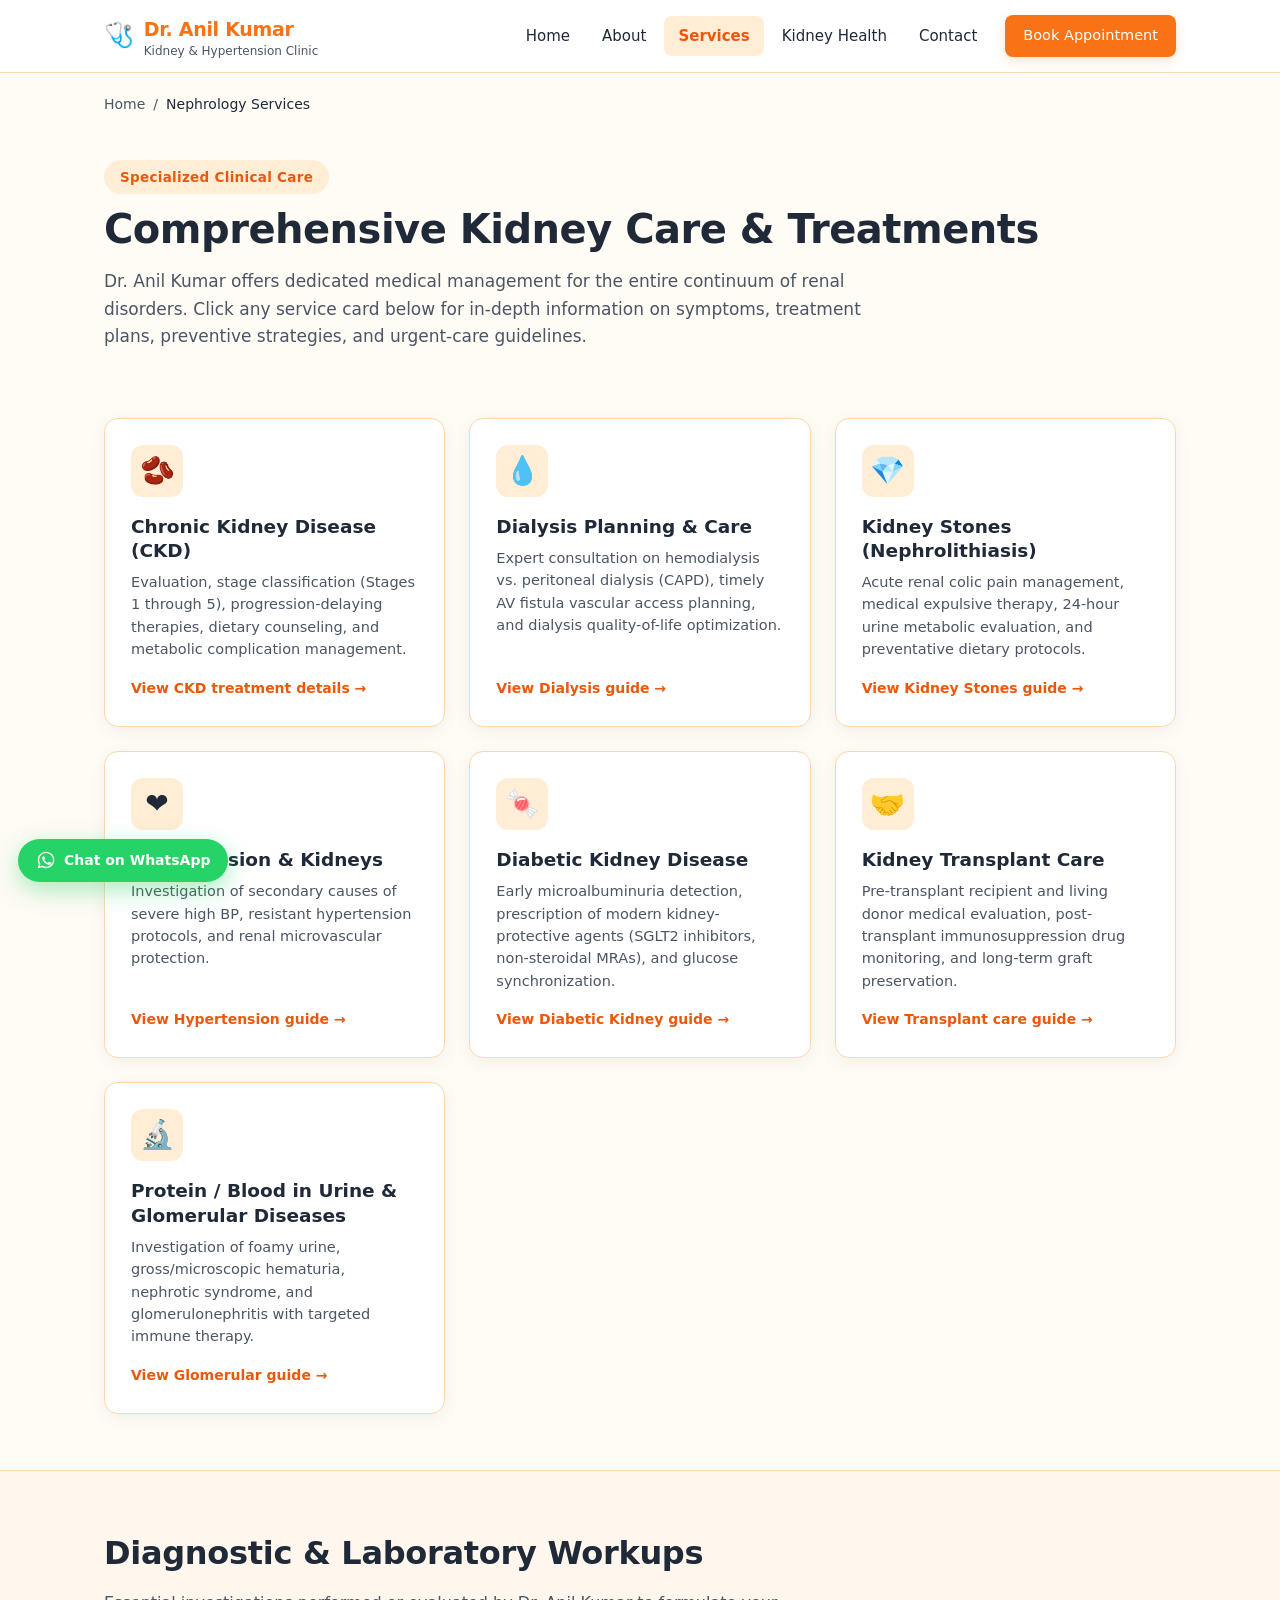
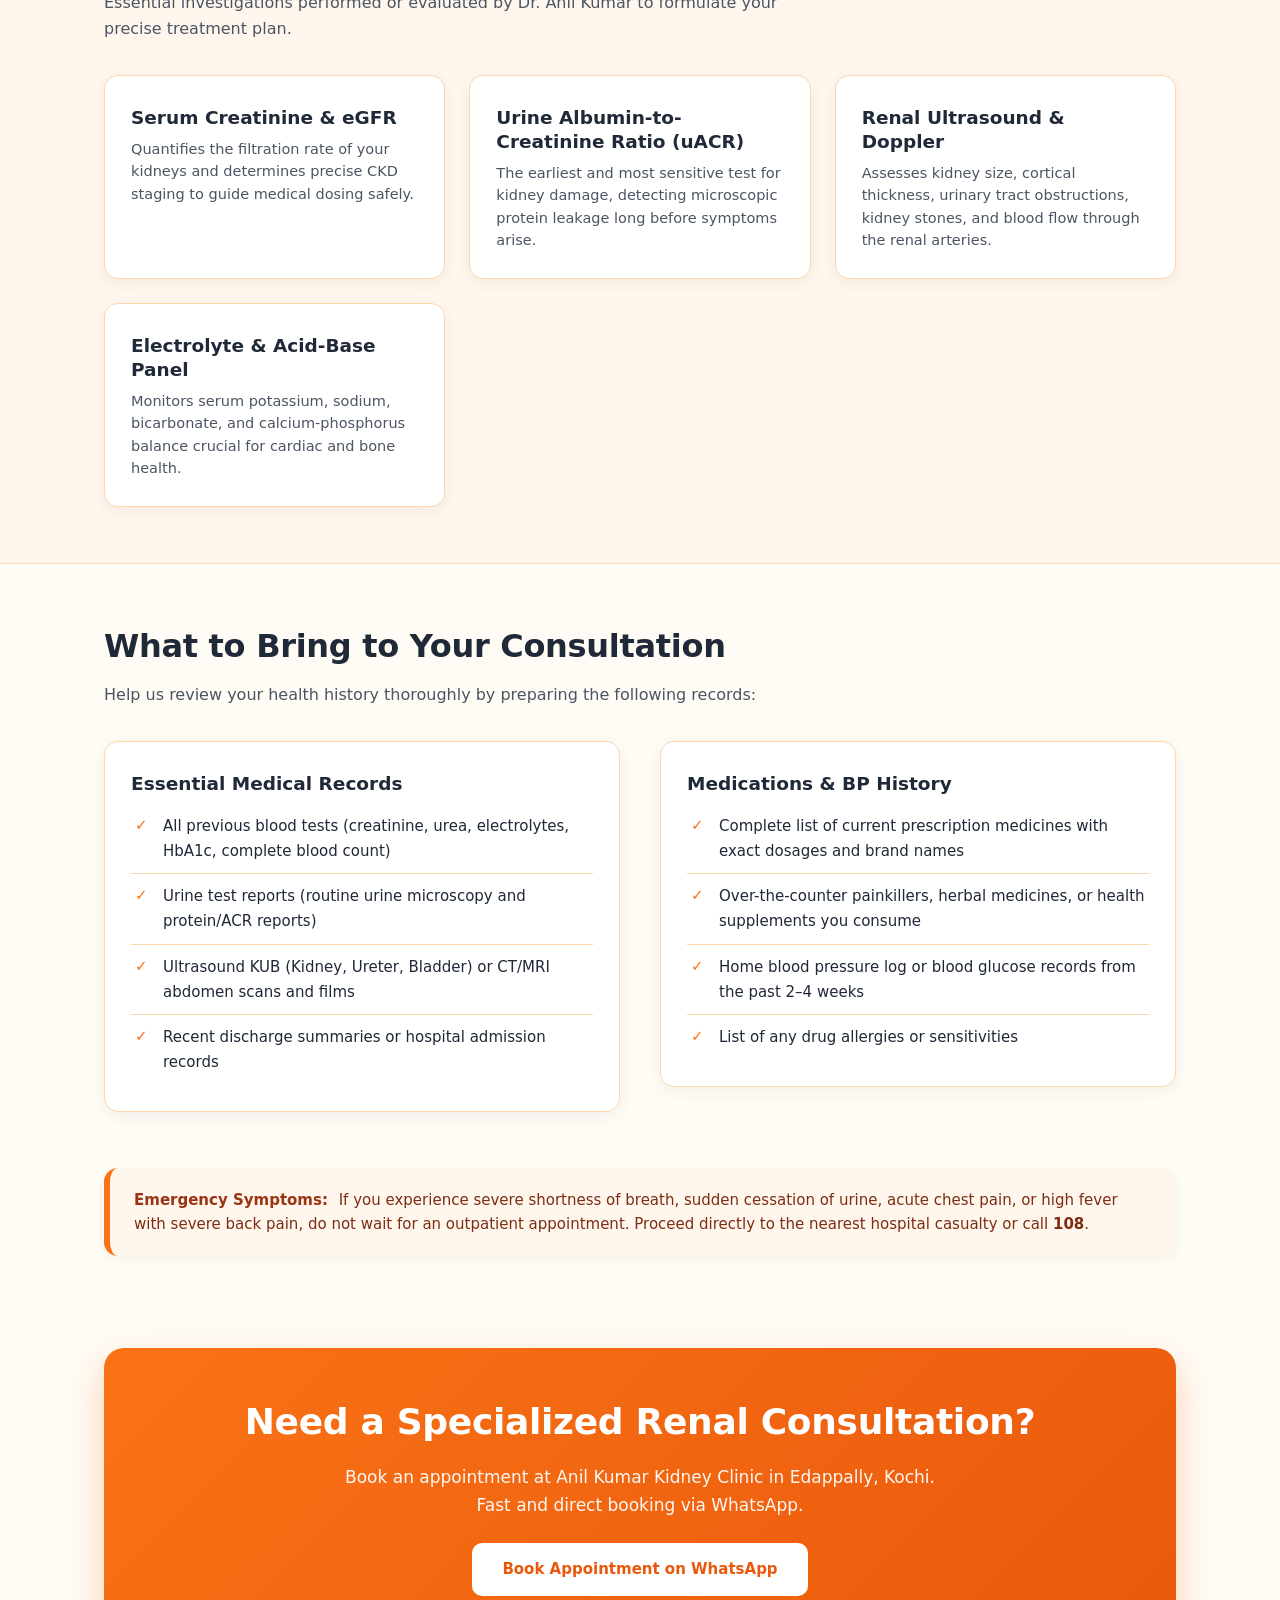
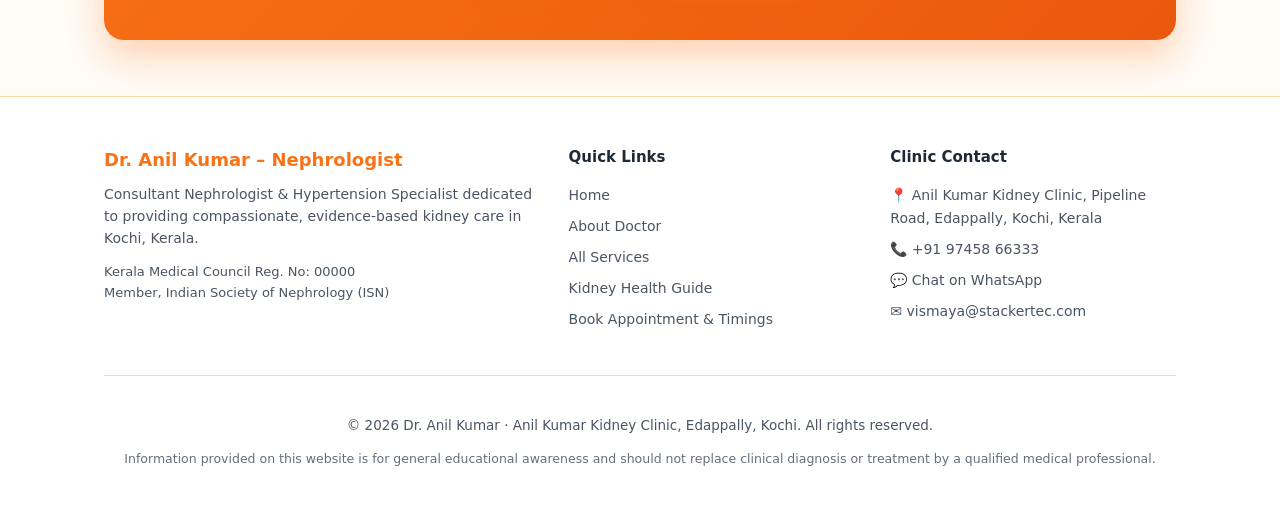
<file: doctor9-website/services.html>
﻿<!DOCTYPE html>
<html lang="en">
<head>
  <meta charset="utf-8">
  <meta name="viewport" content="width=device-width, initial-scale=1, viewport-fit=cover">
  <title>Nephrology Services | Dr. Anil Kumar – Kidney Specialist Kochi</title>
  <meta name="description" content="Explore clinical nephrology services by Dr. Anil Kumar in Kochi: CKD, dialysis planning, kidney stones, hypertension, diabetic nephropathy, and kidney transplants.">
  <link rel="stylesheet" href="css/style.css">
</head>
<body>

  <!-- Navigation Header -->
  <header>
    <div class="wrap nav">
      <a class="logo" href="index.html">
        <span class="logo-icon">🩺</span>
        <div>
          <span>Dr. Anil Kumar</span>
          <span class="logo-sub">Kidney &amp; Hypertension Clinic</span>
        </div>
      </a>
      <button id="mb" aria-label="Toggle navigation menu" aria-expanded="false">☰</button>
      <nav class="links" id="links">
        <a href="index.html">Home</a>
        <a href="about.html">About</a>
        <a href="services.html" class="active">Services</a>
        <a href="kidney-health.html">Kidney Health</a>
        <a href="contact.html">Contact</a>
        <a class="btn btn-nav" href="contact.html">Book Appointment</a>
      </nav>
    </div>
  </header>

  <!-- Breadcrumbs -->
  <div class="wrap">
    <div class="crumb">
      <a href="index.html">Home</a>
      <span>/</span>
      <span class="current">Nephrology Services</span>
    </div>
  </div>

  <!-- Main Content -->
  <main>
    <!-- Header Section -->
    <section class="compact">
      <div class="wrap">
        <span class="tag">Specialized Clinical Care</span>
        <h1 style="font-size: clamp(28px, 4.5vw, 40px); margin: 12px 0 16px;">Comprehensive Kidney Care &amp; Treatments</h1>
        <p class="sub" style="font-size: 17px; line-height: 1.6; max-width: 760px;">
          Dr. Anil Kumar offers dedicated medical management for the entire continuum of renal disorders. Click any service card below for in-depth information on symptoms, treatment plans, preventive strategies, and urgent-care guidelines.
        </p>
      </div>
    </section>

    <!-- Services Grid -->
    <section style="padding-top: 0;">
      <div class="wrap">
        <div class="grid">
          <!-- 1. CKD -->
          <a class="card" href="service-ckd.html">
            <div class="ic">🫘</div>
            <h3>Chronic Kidney Disease (CKD)</h3>
            <p>Evaluation, stage classification (Stages 1 through 5), progression-delaying therapies, dietary counseling, and metabolic complication management.</p>
            <span class="more">View CKD treatment details →</span>
          </a>

          <!-- 2. Dialysis -->
          <a class="card" href="service-dialysis.html">
            <div class="ic">💧</div>
            <h3>Dialysis Planning &amp; Care</h3>
            <p>Expert consultation on hemodialysis vs. peritoneal dialysis (CAPD), timely AV fistula vascular access planning, and dialysis quality-of-life optimization.</p>
            <span class="more">View Dialysis guide →</span>
          </a>

          <!-- 3. Kidney Stones -->
          <a class="card" href="service-kidney-stones.html">
            <div class="ic">💎</div>
            <h3>Kidney Stones (Nephrolithiasis)</h3>
            <p>Acute renal colic pain management, medical expulsive therapy, 24-hour urine metabolic evaluation, and preventative dietary protocols.</p>
            <span class="more">View Kidney Stones guide →</span>
          </a>

          <!-- 4. Hypertension -->
          <a class="card" href="service-hypertension.html">
            <div class="ic">❤️</div>
            <h3>Hypertension &amp; Kidneys</h3>
            <p>Investigation of secondary causes of severe high BP, resistant hypertension protocols, and renal microvascular protection.</p>
            <span class="more">View Hypertension guide →</span>
          </a>

          <!-- 5. Diabetic Kidney Disease -->
          <a class="card" href="service-diabetic-kidney-disease.html">
            <div class="ic">🍬</div>
            <h3>Diabetic Kidney Disease</h3>
            <p>Early microalbuminuria detection, prescription of modern kidney-protective agents (SGLT2 inhibitors, non-steroidal MRAs), and glucose synchronization.</p>
            <span class="more">View Diabetic Kidney guide →</span>
          </a>

          <!-- 6. Kidney Transplant -->
          <a class="card" href="service-kidney-transplant.html">
            <div class="ic">🤝</div>
            <h3>Kidney Transplant Care</h3>
            <p>Pre-transplant recipient and living donor medical evaluation, post-transplant immunosuppression drug monitoring, and long-term graft preservation.</p>
            <span class="more">View Transplant care guide →</span>
          </a>

          <!-- 7. Protein in Urine -->
          <a class="card" href="service-protein-in-urine.html">
            <div class="ic">🔬</div>
            <h3>Protein / Blood in Urine &amp; Glomerular Diseases</h3>
            <p>Investigation of foamy urine, gross/microscopic hematuria, nephrotic syndrome, and glomerulonephritis with targeted immune therapy.</p>
            <span class="more">View Glomerular guide →</span>
          </a>
        </div>
      </div>
    </section>

    <!-- Clinical Diagnostics Overview -->
    <section class="alt-bg">
      <div class="wrap">
        <h2>Diagnostic &amp; Laboratory Workups</h2>
        <p class="sub">Essential investigations performed or evaluated by Dr. Anil Kumar to formulate your precise treatment plan.</p>

        <div class="grid">
          <div class="card">
            <h3>Serum Creatinine &amp; eGFR</h3>
            <p>Quantifies the filtration rate of your kidneys and determines precise CKD staging to guide medical dosing safely.</p>
          </div>

          <div class="card">
            <h3>Urine Albumin-to-Creatinine Ratio (uACR)</h3>
            <p>The earliest and most sensitive test for kidney damage, detecting microscopic protein leakage long before symptoms arise.</p>
          </div>

          <div class="card">
            <h3>Renal Ultrasound &amp; Doppler</h3>
            <p>Assesses kidney size, cortical thickness, urinary tract obstructions, kidney stones, and blood flow through the renal arteries.</p>
          </div>

          <div class="card">
            <h3>Electrolyte &amp; Acid-Base Panel</h3>
            <p>Monitors serum potassium, sodium, bicarbonate, and calcium-phosphorus balance crucial for cardiac and bone health.</p>
          </div>
        </div>
      </div>
    </section>

    <!-- Preparing For Consultation FAQ -->
    <section>
      <div class="wrap">
        <h2>What to Bring to Your Consultation</h2>
        <p class="sub">Help us review your health history thoroughly by preparing the following records:</p>

        <div class="two">
          <div class="card">
            <h3>Essential Medical Records</h3>
            <ul class="tick">
              <li>All previous blood tests (creatinine, urea, electrolytes, HbA1c, complete blood count)</li>
              <li>Urine test reports (routine urine microscopy and protein/ACR reports)</li>
              <li>Ultrasound KUB (Kidney, Ureter, Bladder) or CT/MRI abdomen scans and films</li>
              <li>Recent discharge summaries or hospital admission records</li>
            </ul>
          </div>

          <div class="card">
            <h3>Medications &amp; BP History</h3>
            <ul class="tick">
              <li>Complete list of current prescription medicines with exact dosages and brand names</li>
              <li>Over-the-counter painkillers, herbal medicines, or health supplements you consume</li>
              <li>Home blood pressure log or blood glucose records from the past 2–4 weeks</li>
              <li>List of any drug allergies or sensitivities</li>
            </ul>
          </div>
        </div>
      </div>
    </section>

    <!-- Emergency Note -->
    <section class="compact" style="padding-top: 0;">
      <div class="wrap">
        <div class="urgent">
          <b>Emergency Symptoms:</b> If you experience severe shortness of breath, sudden cessation of urine, acute chest pain, or high fever with severe back pain, do not wait for an outpatient appointment. Proceed directly to the nearest hospital casualty or call <strong>108</strong>.
        </div>
      </div>
    </section>

    <!-- CTA Section -->
    <section>
      <div class="wrap">
        <div class="cta">
          <h2>Need a Specialized Renal Consultation?</h2>
          <p>Book an appointment at Anil Kumar Kidney Clinic in Edappally, Kochi. Fast and direct booking via WhatsApp.</p>
          <a class="btn" href="contact.html">Book Appointment on WhatsApp</a>
        </div>
      </div>
    </section>
  </main>

  <!-- Footer -->
  <footer>
    <div class="wrap">
      <div class="footer-top">
        <div class="footer-brand">
          <h4>Dr. Anil Kumar – Nephrologist</h4>
          <p>Consultant Nephrologist &amp; Hypertension Specialist dedicated to providing compassionate, evidence-based kidney care in Kochi, Kerala.</p>
          <p style="margin-top: 12px; font-size: 13px; color: var(--muted);">
            Kerala Medical Council Reg. No: 00000<br>
            Member, Indian Society of Nephrology (ISN)
          </p>
        </div>
        <div class="footer-col">
          <h5>Quick Links</h5>
          <ul>
            <li><a href="index.html">Home</a></li>
            <li><a href="about.html">About Doctor</a></li>
            <li><a href="services.html">All Services</a></li>
            <li><a href="kidney-health.html">Kidney Health Guide</a></li>
            <li><a href="contact.html">Book Appointment &amp; Timings</a></li>
          </ul>
        </div>
        <div class="footer-col">
          <h5>Clinic Contact</h5>
          <p style="margin: 0 0 8px;">📍 Anil Kumar Kidney Clinic, Pipeline Road, Edappally, Kochi, Kerala</p>
          <p style="margin: 0 0 8px;">📞 <a href="tel:+919745866333">+91 97458 66333</a></p>
          <p style="margin: 0 0 8px;">💬 <a href="https://wa.me/919745866333" target="_blank" rel="noopener">Chat on WhatsApp</a></p>
          <p style="margin: 0;">✉️ <a href="mailto:vismaya@stackertec.com">vismaya@stackertec.com</a></p>
        </div>
      </div>

      <div class="footer-bottom">
        <p>© 2026 Dr. Anil Kumar · Anil Kumar Kidney Clinic, Edappally, Kochi. All rights reserved.</p>
        <p style="font-size: 12.5px; margin-top: 4px; opacity: 0.85;">Information provided on this website is for general educational awareness and should not replace clinical diagnosis or treatment by a qualified medical professional.</p>
      </div>
    </div>
  </footer>
  <!-- WhatsApp Floating Quick Button -->
  <a class="wa-float" href="https://wa.me/919745866333?text=Hello%20Dr.%20Anil%20Kumar%2C%20I%20would%20like%20to%20inquire%20about%20an%20appointment." target="_blank" rel="noopener" aria-label="Chat on WhatsApp">
    <svg viewBox="0 0 24 24"><path d="M12.04 2C6.58 2 2.13 6.45 2.13 11.91C2.13 13.66 2.59 15.36 3.45 16.86L2.05 22L7.3 20.62C8.75 21.41 10.38 21.83 12.04 21.83C17.5 21.83 21.95 17.38 21.95 11.92C21.95 9.27 20.92 6.78 19.05 4.91C17.18 3.03 14.69 2 12.04 2M12.05 3.67C14.25 3.67 16.31 4.53 17.87 6.09C19.42 7.65 20.28 9.72 20.28 11.92C20.28 16.46 16.58 20.15 12.04 20.15C10.56 20.15 9.11 19.76 7.85 19L7.55 18.83L4.43 19.65L5.26 16.61L5.06 16.29C4.24 14.99 3.81 13.47 3.81 11.91C3.81 7.37 7.5 3.67 12.05 3.67M9.05 7.42C8.87 7.42 8.57 7.49 8.32 7.76C8.07 8.03 7.36 8.7 7.36 10.05C7.36 11.4 8.35 12.7 8.49 12.88C8.63 13.07 10.42 15.82 13.16 17C15.44 17.98 15.9 17.78 16.39 17.74C16.88 17.69 17.96 17.09 18.18 16.46C18.4 15.84 18.4 15.3 18.34 15.19C18.27 15.08 18.09 15.02 17.82 14.88C17.54 14.75 16.19 14.09 15.94 14C15.69 13.91 15.51 13.86 15.33 14.14C15.14 14.41 14.61 15.08 14.45 15.26C14.29 15.45 14.13 15.47 13.85 15.33C13.58 15.2 12.69 14.9 11.64 13.97C10.82 13.24 10.27 12.34 10.11 12.07C9.95 11.79 10.1 11.64 10.24 11.51C10.36 11.39 10.51 11.2 10.65 11.04C10.79 10.88 10.84 10.76 10.93 10.58C11.02 10.4 10.97 10.24 10.9 10.11C10.84 9.97 10.28 8.6 10.05 8.05C9.82 7.51 9.59 7.59 9.42 7.58C9.26 7.58 9.07 7.42 9.05 7.42Z"/></svg>
    <span>Chat on WhatsApp</span>
  </a>

  <!-- JavaScript -->
  <script src="js/main.js"></script>
</body>
</html>
</file>
<file: doctor9-website/css/style.css>
/* ==========================================================================
   Dr. Anil Kumar – Nephrology Clinic Stylesheet (Orange Theme)
   ========================================================================== */

:root {
  /* Fixed Professional Orange Theme */
  --bg: #fffbf5;
  --surface: #ffffff;
  --surface-alt: #fff7ed;
  --text: #1f2937;
  --muted: #4b5563;
  --primary: #f97316;
  --primary-d: #ea580c;
  --soft: #ffedd5;
  --border: #fed7aa;
  --border-focus: #ea580c;
  --warn: #ea580c;
  --warn-bg: #fff7ed;
  --warn-border: #f97316;
  --card-shadow: 0 4px 16px rgba(31, 41, 55, 0.06);
  --card-shadow-hover: 0 16px 32px color-mix(in srgb, var(--primary) 22%, transparent);
  --radius-sm: 8px;
  --radius-md: 14px;
  --radius-lg: 20px;
  --radius-pill: 9999px;
  --font-main: system-ui, -apple-system, BlinkMacSystemFont, "Segoe UI", Roboto, "Helvetica Neue", sans-serif;
  --transition-fast: 0.2s ease;
  --transition-normal: 0.3s ease;
}

/* ==========================================================================
   Global Resets & Typography
   ========================================================================== */
*, *::before, *::after {
  box-sizing: border-box;
}

html {
  scroll-behavior: smooth;
  scroll-padding-top: 80px;
}

body {
  margin: 0;
  padding: 0;
  background-color: var(--bg);
  color: var(--text);
  font-family: var(--font-main);
  line-height: 1.65;
  -webkit-font-smoothing: antialiased;
  -moz-osx-font-smoothing: grayscale;
  padding-top: env(safe-area-inset-top, 0px);
  padding-bottom: env(safe-area-inset-bottom, 0px);
  min-height: 100vh;
  display: flex;
  flex-direction: column;
}

main {
  flex: 1 0 auto;
}

a {
  color: var(--primary);
  text-decoration: none;
  transition: color var(--transition-fast), opacity var(--transition-fast);
}

a:hover {
  text-decoration: underline;
}

img {
  max-width: 100%;
  height: auto;
  display: block;
}

.wrap {
  width: 100%;
  max-width: 1120px;
  margin: 0 auto;
  padding: 0 24px;
}

/* ==========================================================================
   Header & Navigation
   ========================================================================== */
header {
  position: sticky;
  top: 0;
  top: env(safe-area-inset-top, 0px);
  background-color: var(--surface);
  border-bottom: 1px solid var(--border);
  z-index: 50;
  backdrop-filter: blur(8px);
  transition: background-color var(--transition-normal), border-color var(--transition-normal);
}

.nav {
  display: flex;
  align-items: center;
  justify-content: space-between;
  height: 72px;
}

.logo {
  display: flex;
  align-items: center;
  gap: 10px;
  font-weight: 700;
  font-size: 19px;
  color: var(--primary);
  text-decoration: none;
  letter-spacing: -0.3px;
}

.logo .logo-icon {
  font-size: 24px;
  display: inline-block;
  transform-origin: center;
  transition: transform var(--transition-normal);
}

.logo:hover .logo-icon {
  transform: rotate(-10deg) scale(1.15);
}

.logo-sub {
  font-size: 12px;
  font-weight: 500;
  color: var(--muted);
  display: block;
  letter-spacing: normal;
  line-height: 1.1;
}

.nav-group {
  display: flex;
  align-items: center;
  gap: 8px;
}

.links {
  display: flex;
  align-items: center;
  gap: 4px;
}

.links a {
  color: var(--text);
  text-decoration: none;
  padding: 8px 14px;
  border-radius: var(--radius-sm);
  font-size: 15px;
  font-weight: 500;
  transition: background-color var(--transition-fast), color var(--transition-fast);
}

.links a:hover {
  background-color: var(--soft);
  color: var(--primary-d);
  text-decoration: none;
}

.links a.active {
  background-color: var(--soft);
  color: var(--primary-d);
  font-weight: 600;
}

.links .btn-nav {
  margin-left: 10px;
  padding: 9px 18px;
  font-size: 14.5px;
}

#mb {
  display: none;
  background: var(--surface-alt);
  border: 1px solid var(--border);
  color: var(--text);
  font-size: 22px;
  border-radius: var(--radius-sm);
  padding: 6px 12px;
  cursor: pointer;
  line-height: 1;
}

/* ==========================================================================
   Buttons & Tags
   ========================================================================== */
.btn {
  display: inline-flex;
  align-items: center;
  justify-content: center;
  gap: 8px;
  background: var(--primary);
  color: #ffffff !important;
  padding: 12px 24px;
  border-radius: 10px;
  text-decoration: none !important;
  font-weight: 600;
  border: 0;
  cursor: pointer;
  font-size: 15px;
  transition: transform var(--transition-fast), box-shadow var(--transition-fast), background-color var(--transition-fast);
  box-shadow: 0 4px 12px rgba(249, 115, 22, 0.2);
}

.btn:hover {
  transform: translateY(-2px);
  box-shadow: 0 8px 22px color-mix(in srgb, var(--primary) 35%, transparent);
  background: var(--primary-d);
}

.btn:active {
  transform: translateY(0);
}

.btn.alt {
  background: transparent;
  color: var(--primary) !important;
  border: 1.5px solid var(--primary);
  box-shadow: none;
}

.btn.alt:hover {
  background: var(--soft);
  color: var(--primary-d) !important;
}

.btn.btn-wa {
  background: #25d366;
  color: #ffffff !important;
}

.btn.btn-wa:hover {
  background: #1ebd5a;
  box-shadow: 0 8px 22px rgba(37, 211, 102, 0.4);
}

.tag {
  display: inline-flex;
  align-items: center;
  gap: 6px;
  background: var(--soft);
  color: var(--primary-d);
  padding: 6px 16px;
  border-radius: var(--radius-pill);
  font-size: 13.5px;
  font-weight: 600;
  letter-spacing: 0.3px;
}

/* ==========================================================================
   Sections & Layout
   ========================================================================== */
section {
  padding: 56px 0;
}

section.compact {
  padding: 36px 0;
}

.alt-bg {
  background-color: var(--surface-alt);
  border-top: 1px solid var(--border);
  border-bottom: 1px solid var(--border);
}

h1 {
  font-size: clamp(30px, 5.2vw, 46px);
  line-height: 1.15;
  font-weight: 800;
  margin: 16px 0;
  letter-spacing: -0.5px;
}

h2 {
  font-size: clamp(24px, 3.8vw, 32px);
  font-weight: 700;
  margin: 0 0 10px;
  letter-spacing: -0.3px;
}

h3 {
  font-size: 19px;
  font-weight: 600;
  margin: 0 0 8px;
}

.sub {
  color: var(--muted);
  font-size: 16px;
  margin: 0 0 32px;
  max-width: 680px;
}

.two {
  display: grid;
  grid-template-columns: 1fr 1fr;
  gap: 40px;
  align-items: start;
}

.grid {
  display: grid;
  grid-template-columns: repeat(auto-fit, minmax(260px, 1fr));
  gap: 24px;
}

.grid-3 {
  display: grid;
  grid-template-columns: repeat(auto-fit, minmax(300px, 1fr));
  gap: 24px;
}

/* ==========================================================================
   Hero Section
   ========================================================================== */
.hero {
  padding: 64px 0 72px;
  display: grid;
  grid-template-columns: 1.25fr 1fr;
  gap: 48px;
  align-items: center;
}

.hero p.lead {
  color: var(--muted);
  font-size: 18.5px;
  line-height: 1.6;
  max-width: 540px;
  margin: 16px 0 28px;
}

.hero-actions {
  display: flex;
  gap: 14px;
  flex-wrap: wrap;
  align-items: center;
}

.doctor-card-badge {
  position: relative;
  border-radius: 28px;
  background: linear-gradient(145deg, var(--surface), var(--soft));
  border: 1px solid var(--border);
  padding: 36px;
  text-align: center;
  box-shadow: 0 20px 40px rgba(0, 0, 0, 0.06);
  animation: floaty 6s ease-in-out infinite;
}

.doctor-avatar {
  width: 140px;
  height: 140px;
  margin: 0 auto 18px;
  border-radius: 50%;
  background: var(--surface);
  border: 4px solid var(--surface);
  box-shadow: 0 10px 24px rgba(0, 0, 0, 0.1);
  overflow: hidden;
  display: flex;
  align-items: center;
  justify-content: center;
  position: relative;
  user-select: none;
}

.doctor-avatar .doctor-img,
.doctor-img {
  width: 100%;
  height: 100%;
  object-fit: cover;
  object-position: top center;
  display: block;
}

.doctor-name-badge {
  font-size: 21px;
  font-weight: 700;
  margin: 0 0 4px;
}

.doctor-spec-badge {
  font-size: 14px;
  color: var(--primary-d);
  font-weight: 600;
  margin-bottom: 12px;
}

.doctor-status-badge {
  display: inline-flex;
  align-items: center;
  gap: 6px;
  background: var(--soft);
  color: var(--primary-d);
  font-size: 12px;
  font-weight: 600;
  padding: 4px 12px;
  border-radius: var(--radius-pill);
}

.doctor-status-badge::before {
  content: "";
  width: 7px;
  height: 7px;
  background: var(--primary);
  border-radius: 50%;
  display: inline-block;
  animation: pulse-dot 1.8s infinite;
}

@keyframes pulse-dot {
  0% { transform: scale(0.9); opacity: 0.8; }
  50% { transform: scale(1.3); opacity: 1; }
  100% { transform: scale(0.9); opacity: 0.8; }
}

.stats {
  display: flex;
  gap: 36px;
  margin-top: 36px;
  flex-wrap: wrap;
  padding-top: 24px;
  border-top: 1px solid var(--border);
}

.stats b {
  display: block;
  font-size: 28px;
  font-weight: 800;
  color: var(--primary);
  line-height: 1.1;
}

.stats span {
  font-size: 13.5px;
  color: var(--muted);
  font-weight: 500;
}

/* ==========================================================================
   Cards & Hover Effects
   ========================================================================== */
.card {
  background: var(--surface);
  border: 1px solid var(--border);
  border-radius: var(--radius-md);
  padding: 26px;
  box-shadow: var(--card-shadow);
  transition: transform var(--transition-normal), box-shadow var(--transition-normal), border-color var(--transition-normal);
  position: relative;
}

a.card {
  display: flex;
  flex-direction: column;
  color: inherit;
  text-decoration: none;
}

a.card:hover {
  transform: translateY(-6px);
  box-shadow: var(--card-shadow-hover);
  border-color: var(--primary);
  text-decoration: none;
}

.card .ic {
  display: inline-flex;
  align-items: center;
  justify-content: center;
  width: 52px;
  height: 52px;
  background: var(--soft);
  border-radius: 12px;
  font-size: 28px;
  transition: transform var(--transition-normal), background-color var(--transition-normal);
  margin-bottom: 14px;
}

a.card:hover .ic {
  transform: scale(1.15) rotate(-6deg);
}

.card h3 {
  margin: 4px 0 8px;
  font-size: 18.5px;
  color: var(--text);
  line-height: 1.3;
}

.card p {
  margin: 0;
  color: var(--muted);
  font-size: 14.5px;
  line-height: 1.55;
  flex-grow: 1;
}

.card .more {
  display: inline-flex;
  align-items: center;
  gap: 6px;
  margin-top: 16px;
  color: var(--primary-d);
  font-weight: 600;
  font-size: 14px;
  transition: transform var(--transition-fast);
}

a.card:hover .more {
  transform: translateX(4px);
}

/* ==========================================================================
   Lists, Tables & Callouts
   ========================================================================== */
ul.tick {
  list-style: none;
  padding: 0;
  margin: 0;
}

ul.tick li {
  padding: 10px 0 10px 32px;
  position: relative;
  border-bottom: 1px solid var(--border);
  font-size: 15px;
  color: var(--text);
}

ul.tick li:last-child {
  border-bottom: 0;
}

ul.tick li::before {
  content: "✓";
  position: absolute;
  left: 4px;
  top: 9px;
  color: var(--primary);
  font-weight: 800;
  font-size: 15px;
}

ul.tick.warn li::before {
  content: "⚠️";
  color: var(--warn);
  font-size: 14px;
}

.urgent {
  background: var(--warn-bg);
  color: #7c2d12;
  border-radius: var(--radius-md);
  padding: 20px 24px;
  border-left: 6px solid var(--primary);
  box-shadow: 0 4px 12px rgba(0, 0, 0, 0.04);
  font-size: 15px;
  line-height: 1.6;
}

.urgent b {
  color: #9a3412;
  display: inline-block;
  margin-right: 6px;
}

.crumb {
  font-size: 14px;
  color: var(--muted);
  padding: 20px 0 8px;
  display: flex;
  align-items: center;
  gap: 8px;
  flex-wrap: wrap;
}

.crumb a {
  color: var(--muted);
  text-decoration: none;
}

.crumb a:hover {
  color: var(--primary);
  text-decoration: underline;
}

.crumb span.current {
  color: var(--text);
  font-weight: 500;
}

table.timings-table {
  width: 100%;
  border-collapse: collapse;
}

table.timings-table td {
  padding: 12px 0;
  border-bottom: 1px solid var(--border);
  font-size: 15px;
}

table.timings-table tr:last-child td {
  border-bottom: 0;
}

table.timings-table td:last-child {
  text-align: right;
  color: var(--muted);
  font-weight: 500;
}

details {
  background: var(--surface);
  border: 1px solid var(--border);
  border-radius: var(--radius-sm);
  padding: 16px 20px;
  margin-bottom: 12px;
  transition: border-color var(--transition-fast), box-shadow var(--transition-fast);
}

details:hover {
  border-color: var(--primary);
}

details[open] {
  border-color: var(--primary);
  box-shadow: 0 4px 12px rgba(0, 0, 0, 0.04);
}

summary {
  cursor: pointer;
  font-weight: 600;
  font-size: 16px;
  list-style: none;
  display: flex;
  justify-content: space-between;
  align-items: center;
}

summary::-webkit-details-marker {
  display: none;
}

summary::after {
  content: "+";
  font-size: 20px;
  font-weight: 400;
  color: var(--primary);
  transition: transform var(--transition-fast);
}

details[open] summary::after {
  content: "−";
}

details p {
  margin: 12px 0 0;
  color: var(--muted);
  font-size: 15px;
  line-height: 1.6;
}

/* ==========================================================================
   Appointment Form & Inputs
   ========================================================================== */
.form-group {
  margin-bottom: 16px;
}

label {
  display: block;
  font-size: 14px;
  font-weight: 600;
  margin-bottom: 6px;
  color: var(--text);
}

input, select, textarea {
  width: 100%;
  padding: 12px 14px;
  border-radius: 10px;
  border: 1px solid var(--border);
  background: var(--bg);
  color: var(--text);
  font: inherit;
  font-size: 15px;
  transition: border-color var(--transition-fast), box-shadow var(--transition-fast);
}

input:focus, select:focus, textarea:focus {
  outline: none;
  border-color: var(--primary);
  box-shadow: 0 0 0 3px color-mix(in srgb, var(--primary) 20%, transparent);
}

textarea {
  resize: vertical;
  min-height: 80px;
}

.form-row {
  display: grid;
  grid-template-columns: 1fr 1fr;
  gap: 16px;
}

.form-preview {
  background: var(--surface-alt);
  border: 1px dashed var(--border);
  border-radius: 10px;
  padding: 12px 14px;
  font-size: 13.5px;
  color: var(--muted);
  margin-top: 12px;
  line-height: 1.5;
}

/* ==========================================================================
   CTA Banner
   ========================================================================== */
.cta {
  background: linear-gradient(135deg, var(--primary), var(--primary-d));
  color: #ffffff;
  border-radius: var(--radius-lg);
  padding: 44px 36px;
  text-align: center;
  box-shadow: 0 16px 36px color-mix(in srgb, var(--primary) 30%, transparent);
}

.cta h2 {
  color: #ffffff;
  font-size: clamp(26px, 4vw, 36px);
  margin-bottom: 12px;
}

.cta p {
  opacity: 0.95;
  font-size: 17px;
  max-width: 600px;
  margin: 0 auto 24px;
}

.cta .btn {
  background: #ffffff !important;
  color: var(--primary-d) !important;
  font-weight: 700;
  padding: 14px 30px;
}

.cta .btn:hover {
  background: #fff7ed !important;
  transform: translateY(-2px);
  box-shadow: 0 8px 24px rgba(0, 0, 0, 0.25);
}

/* ==========================================================================
   Footer
   ========================================================================== */
footer {
  background: var(--surface);
  padding: 48px 0 32px;
  border-top: 1px solid var(--border);
  color: var(--muted);
  font-size: 14px;
  margin-top: auto;
}

.footer-top {
  display: grid;
  grid-template-columns: 1.5fr 1fr 1fr;
  gap: 36px;
  margin-bottom: 36px;
}

.footer-brand h4 {
  font-size: 18px;
  color: var(--primary);
  margin: 0 0 8px;
}

.footer-brand p {
  margin: 0;
  font-size: 14px;
  line-height: 1.6;
}

.footer-col h5 {
  font-size: 15px;
  color: var(--text);
  margin: 0 0 14px;
  font-weight: 700;
}

.footer-col ul {
  list-style: none;
  padding: 0;
  margin: 0;
}

.footer-col li {
  margin-bottom: 8px;
}

.footer-col a {
  color: var(--muted);
  text-decoration: none;
}

.footer-col a:hover {
  color: var(--primary);
  text-decoration: underline;
}

.footer-bottom {
  text-align: center;
  padding-top: 24px;
  border-top: 1px solid var(--border);
  font-size: 13.5px;
}

.note {
  font-size: 13px;
  color: var(--muted);
  margin-top: 24px;
}

/* ==========================================================================
   Floating WhatsApp Button
   ========================================================================== */
.wa-float {
  position: fixed;
  left: 18px;
  bottom: calc(18px + env(safe-area-inset-bottom, 0px));
  z-index: 90;
  background: #25d366;
  color: #ffffff;
  padding: 10px 18px;
  border-radius: var(--radius-pill);
  box-shadow: 0 8px 24px rgba(37, 211, 102, 0.4);
  display: flex;
  align-items: center;
  gap: 8px;
  font-weight: 600;
  font-size: 14px;
  text-decoration: none !important;
  transition: transform var(--transition-fast), box-shadow var(--transition-fast);
}

.wa-float:hover {
  transform: translateY(-3px);
  box-shadow: 0 12px 28px rgba(37, 211, 102, 0.5);
  color: #ffffff !important;
}

.wa-float svg {
  width: 20px;
  height: 20px;
  fill: currentColor;
}

/* ==========================================================================
   Animations & Responsive Styles
   ========================================================================== */
@keyframes pageIn {
  from {
    opacity: 0;
    transform: translateY(16px);
  }
  to {
    opacity: 1;
    transform: none;
  }
}

@keyframes floaty {
  0%, 100% {
    transform: translateY(0);
  }
  50% {
    transform: translateY(-10px);
  }
}

.reveal {
  opacity: 0;
  transform: translateY(24px);
  transition: opacity 0.6s cubic-bezier(0.16, 1, 0.3, 1), transform 0.6s cubic-bezier(0.16, 1, 0.3, 1);
}

.reveal.in {
  opacity: 1;
  transform: none;
}

@media (prefers-reduced-motion: reduce) {
  *, *::before, *::after {
    animation: none !important;
    transition: none !important;
  }
  .reveal {
    opacity: 1 !important;
    transform: none !important;
  }
}

/* Responsive Media Queries */
@media (max-width: 860px) {
  .hero {
    grid-template-columns: 1fr;
    text-align: left;
    gap: 36px;
    padding: 40px 0 48px;
  }

  .two {
    grid-template-columns: 1fr;
    gap: 32px;
  }

  .footer-top {
    grid-template-columns: 1fr;
    gap: 28px;
  }

  .doctor-card-badge {
    max-width: 380px;
    margin: 0 auto;
  }

  #mb {
    display: block;
  }

  .links {
    display: none;
    position: absolute;
    top: 72px;
    left: 0;
    right: 0;
    background: var(--surface);
    border-bottom: 1px solid var(--border);
    flex-direction: column;
    align-items: stretch;
    padding: 16px 24px 20px;
    box-shadow: 0 16px 28px rgba(0, 0, 0, 0.12);
  }

  .links.open {
    display: flex;
    animation: pageIn 0.25s ease forwards;
  }

  .links a {
    padding: 12px 14px;
    border-radius: var(--radius-sm);
  }

  .links .btn-nav {
    margin: 12px 0 0;
    text-align: center;
  }

  .wa-float span {
    display: none;
  }

  .wa-float {
    padding: 12px;
    border-radius: 50%;
  }

  .form-row {
    grid-template-columns: 1fr;
  }
}
</file>
